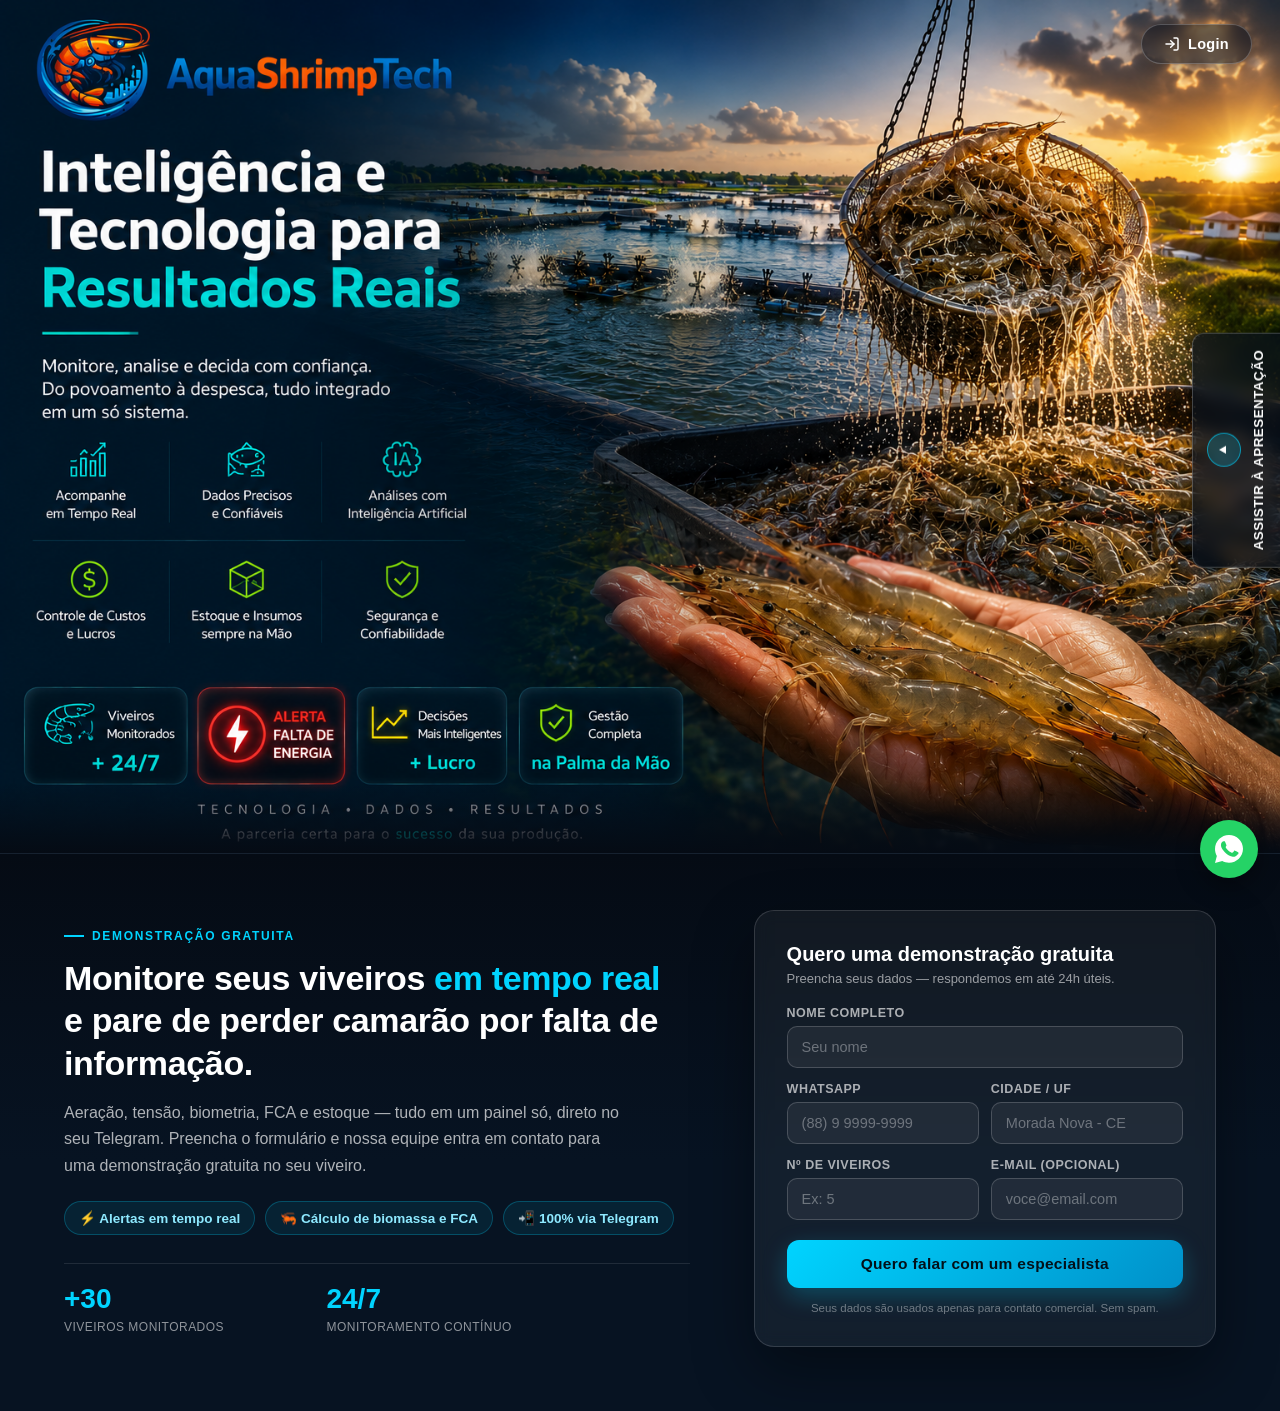
<file: index.html>
<!DOCTYPE html>
<html lang="pt-BR">
<head>
<meta charset="UTF-8">
<meta name="viewport" content="width=device-width, initial-scale=1.0">
<title>AquaShrimpTech — Inteligência e Tecnologia para Resultados Reais</title>
<style>
 
  /* ============================================================
     ⚙️  CONFIGURAÇÃO — edite só estas linhas
     ============================================================ */
  :root{
    --video-src: "https://raw.githubusercontent.com/aquashrimptech-arch/aquashrimptech-dashboard/main/apresentacao.mp4";
    --whatsapp-numero: "5585989998910"; /* ← troque pelo seu WhatsApp com DDI+DDD, só números */
  }
 
  *{box-sizing:border-box; margin:0; padding:0;}
  html,body{height:100%;}
  body{
    font-family:-apple-system,BlinkMacSystemFont,"Segoe UI",Roboto,Arial,sans-serif;
    background:#050b14;
    color:#fff;
    overflow-x:hidden;
  }
 
  /* ===== IMAGEM COMPLETA — sem cortes, sempre inteira ===== */
  .splash{
    position:relative;
    width:100%;
    line-height:0;
  }
  .splash picture{display:block;}
  .splash img{
    display:block;
    width:100%;
    height:auto;
  }
  /* transição suave da capa para a seção seguinte, evitando corte seco */
  .splash::after{
    content:'';
    display:block;
    height:70px;
    margin-top:-70px;
    position:relative;
    z-index:1;
    background:linear-gradient(180deg, rgba(5,11,20,0) 0%, #050b14 100%);
  }
 
  .center-overlay{
    position:fixed;
    top:0; left:0; right:0; bottom:0;
    z-index:5;
    pointer-events:none;
    background:radial-gradient(ellipse at center, rgba(0,0,0,.32) 0%, rgba(0,0,0,0) 42%);
  }
 
  /* ===== BOTÃO DE LOGIN ===== */
  .login-btn{
    position:fixed;
    top:24px;
    right:28px;
    z-index:40;
    display:inline-flex;
    align-items:center;
    gap:8px;
    background:rgba(8,16,28,.55);
    backdrop-filter:blur(8px);
    border:1px solid rgba(255,255,255,.22);
    color:#fff;
    font-size:14.5px;
    font-weight:700;
    letter-spacing:.02em;
    padding:11px 22px;
    border-radius:999px;
    text-decoration:none;
    box-shadow:0 4px 18px rgba(0,0,0,.3);
    transition:background .18s, border-color .18s, transform .12s;
  }
  .login-btn:hover{
    background:rgba(0,212,255,.16);
    border-color:rgba(0,212,255,.55);
    transform:translateY(-1px);
  }
  .login-btn svg{width:16px;height:16px;flex-shrink:0;}
 
  /* ===== BOTÃO LATERAL — "Assistir à apresentação" ===== */
  .watch-tab{
    position:fixed;
    top:50%;
    right:0;
    transform:translateY(-50%);
    z-index:10;
    display:flex;
    align-items:center;
    gap:10px;
    background:rgba(8,16,28,.7);
    backdrop-filter:blur(8px);
    border:1px solid rgba(255,255,255,.22);
    border-right:none;
    color:#fff;
    font-size:13.5px;
    font-weight:700;
    letter-spacing:.03em;
    padding:16px 14px;
    border-radius:12px 0 0 12px;
    cursor:pointer;
    box-shadow:-4px 4px 18px rgba(0,0,0,.3);
    transition:background .18s, border-color .18s, padding-right .18s;
  }
  .watch-tab:hover{
    background:rgba(0,212,255,.18);
    border-color:rgba(0,212,255,.55);
    padding-right:20px;
  }
  .watch-tab .play-circle{
    width:34px;
    height:34px;
    border-radius:50%;
    background:rgba(0,212,255,.18);
    border:1.5px solid rgba(0,212,255,.6);
    display:flex;
    align-items:center;
    justify-content:center;
    flex-shrink:0;
    animation:pulse 2.4s ease-out infinite;
  }
  .watch-tab .play-circle svg{width:12px;height:12px;fill:#00d4ff;margin-left:1px;}
  .watch-tab span{
    writing-mode:vertical-rl;
    text-orientation:mixed;
    transform:rotate(180deg);
    text-transform:uppercase;
  }
  @keyframes pulse{
    0%   { box-shadow:0 0 0 0 rgba(0,212,255,.45); }
    70%  { box-shadow:0 0 0 12px rgba(0,212,255,0); }
    100% { box-shadow:0 0 0 0 rgba(0,212,255,0); }
  }
 
  @media(max-width:640px){
    .watch-tab{padding:12px 10px;}
    .watch-tab .play-circle{width:28px;height:28px;}
    .watch-tab span{font-size:11.5px;}
  }
 
  /* ===== PLAYER DE VÍDEO ===== */
  .video-modal{
    display:none;
    position:fixed;
    inset:0;
    z-index:100;
    background:rgba(2,6,12,.86);
    backdrop-filter:blur(6px);
    align-items:center;
    justify-content:center;
    padding:24px;
    animation:fadeIn .2s ease-out;
  }
  .video-modal.open{display:flex;}
  @keyframes fadeIn{from{opacity:0;} to{opacity:1;}}
 
  .video-box{
    position:relative;
    width:100%;
    max-width:960px;
    background:#000;
    border-radius:16px;
    overflow:hidden;
    box-shadow:0 20px 70px rgba(0,0,0,.6);
    border:1px solid rgba(255,255,255,.12);
  }
  .video-box video{
    display:block;
    width:100%;
    max-height:80vh;
    background:#000;
  }
  .video-close{
    position:absolute;
    top:-46px;
    right:0;
    background:rgba(255,255,255,.12);
    border:1px solid rgba(255,255,255,.3);
    color:#fff;
    width:36px;
    height:36px;
    border-radius:50%;
    font-size:18px;
    line-height:1;
    cursor:pointer;
    display:flex;
    align-items:center;
    justify-content:center;
    transition:background .15s;
  }
  .video-close:hover{background:rgba(255,255,255,.25);}
 
  /* ============================================================
     ★ NOVO — SEÇÃO DE CAPTAÇÃO DE LEADS (abaixo da capa)
     ============================================================ */
  .lead-section{
    position:relative;
    z-index:2;
    background:linear-gradient(180deg,#050b14 0%, #071322 55%, #071322 100%);
    padding:56px 5vw 64px;
    border-top:1px solid rgba(255,255,255,.06);
  }
  .lead-wrap{
    max-width:1400px;
    margin:0 auto;
    display:grid;
    grid-template-columns:1.15fr .85fr;
    gap:5vw;
    align-items:center;
  }
  @media(max-width:900px){
    .lead-wrap{grid-template-columns:1fr; gap:32px;}
    .lead-section{padding:40px 20px 48px;}
  }
 
  .lead-eyebrow{
    display:inline-flex; align-items:center; gap:8px;
    font-size:12px; font-weight:700; letter-spacing:.14em;
    text-transform:uppercase; color:#00d4ff;
    margin-bottom:14px;
  }
  .lead-eyebrow::before{
    content:''; width:20px; height:2px; background:#00d4ff; display:inline-block;
  }
 
  .lead-pitch h2{
    font-size:clamp(22px,3vw,34px);
    line-height:1.25;
    letter-spacing:-.01em;
    margin-bottom:16px;
    max-width:620px;
  }
  .lead-pitch h2 span{color:#00d4ff;}
  .lead-pitch p{
    color:rgba(255,255,255,.68);
    font-size:clamp(14px,1.6vw,16px);
    line-height:1.65;
    margin-bottom:22px;
    max-width:560px;
  }
 
  .badges{display:flex; flex-wrap:wrap; gap:10px; margin-bottom:28px;}
  .badge{
    display:flex; align-items:center; gap:7px;
    background:rgba(0,212,255,.08);
    border:1px solid rgba(0,212,255,.25);
    color:#8ee9ff;
    font-size:clamp(12px,1.4vw,13.5px);
    font-weight:600;
    padding:8px 14px;
    border-radius:999px;
  }
 
  .social-proof{
    display:flex; gap:8vw; flex-wrap:wrap;
    padding-top:20px;
    border-top:1px solid rgba(255,255,255,.1);
  }
  .stat{min-width:90px;}
  .stat b{display:block; font-size:clamp(22px,2.6vw,28px); font-weight:700; color:#00d4ff; line-height:1.1; margin-bottom:2px;}
  .stat span{font-size:12px; color:rgba(255,255,255,.55); text-transform:uppercase; letter-spacing:.04em;}
 
  /* card do formulário */
  .lead-card{
    background:rgba(255,255,255,.05);
    border:1px solid rgba(255,255,255,.14);
    border-radius:20px;
    padding:clamp(20px,3vw,32px);
    box-shadow:0 24px 60px rgba(0,0,0,.4);
    backdrop-filter:blur(8px);
  }
  .lead-card h3{font-size:clamp(17px,2vw,20px); margin-bottom:5px;}
  .lead-card .sub{color:rgba(255,255,255,.58); font-size:13px; margin-bottom:20px;}
 
  .field{margin-bottom:14px;}
  .field label{
    display:block; font-size:12.5px; font-weight:600;
    color:rgba(255,255,255,.65); margin-bottom:6px;
    text-transform:uppercase; letter-spacing:.04em;
  }
  .field input,.field select{
    width:100%;
    background:rgba(255,255,255,.06);
    border:1px solid rgba(255,255,255,.18);
    color:#fff;
    font-size:14.5px;
    padding:12px 14px;
    border-radius:10px;
    outline:none;
    transition:border-color .15s, background .15s;
  }
  .field input::placeholder{color:rgba(255,255,255,.35);}
  .field input:focus,.field select:focus{
    border-color:#00d4ff;
    background:rgba(0,212,255,.06);
  }
  .field-row{display:grid; grid-template-columns:1fr 1fr; gap:12px;}
  @media(max-width:480px){.field-row{grid-template-columns:1fr;}}
 
  .submit-btn{
    width:100%;
    margin-top:6px;
    background:linear-gradient(135deg,#00d4ff,#0090c9);
    color:#031018;
    font-weight:800;
    font-size:15.5px;
    letter-spacing:.02em;
    border:none;
    padding:15px;
    border-radius:12px;
    cursor:pointer;
    transition:transform .12s, box-shadow .15s;
    box-shadow:0 8px 24px rgba(0,212,255,.25);
  }
  .submit-btn:hover{transform:translateY(-1px); box-shadow:0 10px 30px rgba(0,212,255,.4);}
  .submit-btn:disabled{opacity:.6; cursor:wait; transform:none;}
 
  .form-msg{
    margin-top:14px;
    font-size:13.5px;
    padding:12px 14px;
    border-radius:10px;
    display:none;
  }
  .form-msg.ok{display:block; background:rgba(0,212,255,.1); border:1px solid rgba(0,212,255,.35); color:#8ee9ff;}
  .form-msg.err{display:block; background:rgba(255,80,80,.1); border:1px solid rgba(255,80,80,.35); color:#ff9c9c;}
 
  .privacy-note{font-size:11.5px; color:rgba(255,255,255,.4); margin-top:14px; text-align:center;}
 
  /* ===== BOTÃO FLUTUANTE WHATSAPP ===== */
  .wa-float{
    position:fixed;
    bottom:22px;
    right:22px;
    z-index:50;
    width:58px;
    height:58px;
    border-radius:50%;
    background:#25D366;
    display:flex;
    align-items:center;
    justify-content:center;
    box-shadow:0 8px 24px rgba(0,0,0,.4);
    text-decoration:none;
    transition:transform .15s;
  }
  .wa-float:hover{transform:scale(1.08);}
  .wa-float svg{width:28px;height:28px;fill:#fff;}
 
  @media(max-width:640px){
    .login-btn{padding:9px 16px;font-size:13px;top:16px;right:16px;}
    .lead-card{padding:18px;}
    .social-proof{gap:24px;}
    .field-row{gap:10px;}
  }
</style>
</head>
<body>
 
  <a href="login.html" class="login-btn">
    <svg viewBox="0 0 24 24" fill="none" stroke="currentColor" stroke-width="2.2" stroke-linecap="round" stroke-linejoin="round">
      <path d="M15 3h4a2 2 0 0 1 2 2v14a2 2 0 0 1-2 2h-4"/>
      <polyline points="10 17 15 12 10 7"/>
      <line x1="15" y1="12" x2="3" y2="12"/>
    </svg>
    Login
  </a>
 
  <div class="center-overlay"></div>
 
  <div class="splash">
    <picture>
      <source media="(max-width: 640px)" srcset="assets/capa-aquashrimptech-mobile.png">
      <img src="assets/capa-aquashrimptech.png" alt="AquaShrimpTech — Inteligência e Tecnologia para Resultados Reais">
    </picture>
  </div>
 
  <div class="watch-tab" id="playBtn" role="button" tabindex="0" aria-label="Assistir apresentação">
    <span class="play-circle">
      <svg viewBox="0 0 24 24"><polygon points="6,4 20,12 6,20" fill="currentColor"/></svg>
    </span>
    <span>Assistir à apresentação</span>
  </div>
 
  <div class="video-modal" id="videoModal">
    <div class="video-box">
      <button class="video-close" id="closeBtn" aria-label="Fechar vídeo">✕</button>
      <video id="player" controls playsinline>
        <source id="playerSource" src="" type="video/mp4">
        Seu navegador não suporta vídeo HTML5.
      </video>
    </div>
  </div>
 
  <!-- ============================================================
       ★ NOVO — SEÇÃO DE CAPTAÇÃO DE LEADS
       ============================================================ -->
  <section class="lead-section" id="cadastro">
    <div class="lead-wrap">
 
      <div class="lead-pitch">
        <div class="lead-eyebrow">Demonstração gratuita</div>
        <h2>Monitore seus viveiros <span>em tempo real</span> e pare de perder camarão por falta de informação.</h2>
        <p>
          Aeração, tensão, biometria, FCA e estoque — tudo em um painel só,
          direto no seu Telegram. Preencha o formulário e nossa equipe entra
          em contato para uma demonstração gratuita no seu viveiro.
        </p>
 
        <div class="badges">
          <span class="badge">⚡ Alertas em tempo real</span>
          <span class="badge">🦐 Cálculo de biomassa e FCA</span>
          <span class="badge">📲 100% via Telegram</span>
        </div>
 
        <div class="social-proof">
          <div class="stat"><b>+30</b><span>viveiros monitorados</span></div>
          <div class="stat"><b>24/7</b><span>monitoramento contínuo</span></div>
        </div>
      </div>
 
      <div class="lead-card">
        <h3>Quero uma demonstração gratuita</h3>
        <p class="sub">Preencha seus dados — respondemos em até 24h úteis.</p>
 
        <form id="leadForm">
          <div class="field">
            <label for="nome">Nome completo</label>
            <input type="text" id="nome" name="nome" placeholder="Seu nome" required>
          </div>
 
          <div class="field-row">
            <div class="field">
              <label for="whatsapp">WhatsApp</label>
              <input type="tel" id="whatsapp" name="whatsapp" placeholder="(88) 9 9999-9999" required>
            </div>
            <div class="field">
              <label for="cidade">Cidade / UF</label>
              <input type="text" id="cidade" name="cidade" placeholder="Morada Nova - CE" required>
            </div>
          </div>
 
          <div class="field-row">
            <div class="field">
              <label for="viveiros">Nº de viveiros</label>
              <input type="number" id="viveiros" name="viveiros" placeholder="Ex: 5" min="1">
            </div>
            <div class="field">
              <label for="email">E-mail (opcional)</label>
              <input type="email" id="email" name="email" placeholder="voce@email.com">
            </div>
          </div>
 
          <button type="submit" class="submit-btn" id="submitBtn">Quero falar com um especialista</button>
          <div class="form-msg" id="formMsg"></div>
          <p class="privacy-note">Seus dados são usados apenas para contato comercial. Sem spam.</p>
        </form>
      </div>
 
    </div>
  </section>
 
  <!-- Botão flutuante do WhatsApp -->
  <a class="wa-float" id="waFloat" href="#" target="_blank" aria-label="Falar no WhatsApp">
    <svg viewBox="0 0 32 32"><path d="M16 0C7.2 0 0 7.2 0 16c0 2.8.7 5.5 2.1 7.9L0 32l8.3-2.2c2.3 1.3 4.9 1.9 7.7 1.9 8.8 0 16-7.2 16-16S24.8 0 16 0zm9.3 22.6c-.4 1.1-2.2 2.1-3 2.2-.8.1-1.8.2-2.9-.2-.7-.2-1.6-.5-2.7-1-4.7-2-7.8-6.8-8-7.1-.2-.3-1.9-2.5-1.9-4.8s1.2-3.4 1.6-3.9c.4-.4 1-.6 1.3-.6h.9c.3 0 .7 0 1 .8.4 1 1.3 3.2 1.4 3.5.1.3.2.6 0 .9-.2.3-.3.5-.5.8-.3.3-.5.6-.2 1.1.3.5 1.3 2.1 2.8 3.4 1.9 1.7 3.5 2.2 4 2.5.5.2.8.2 1.1-.1.3-.3 1.2-1.4 1.6-1.9.4-.5.7-.4 1.1-.2.4.1 2.6 1.2 3 1.5.4.2.7.3.8.5.2.3.2 1.1-.2 2.1z"/></svg>
  </a>
 
<script>
  // ============================================================
  // ★ NOVO — URL do Google Apps Script que grava na aba "LEADS" da planilha.
  //   Publique o Code.gs como Web App (Executar como: eu / Acesso: qualquer
  //   pessoa) e cole a URL /exec aqui.
  // ============================================================
  const LEAD_SCRIPT_URL = "https://script.google.com/macros/s/AKfycbyS13R2URKjBhRBI4vCsiYExg3RwiQcbusdVqM9brvwP-uaz0TRIU2xWbu0JaQI6lVPNw/exec";
 
  const playBtn     = document.getElementById('playBtn');
  const videoModal  = document.getElementById('videoModal');
  const closeBtn    = document.getElementById('closeBtn');
  const player      = document.getElementById('player');
  const playerSource= document.getElementById('playerSource');
 
  const videoSrc = getComputedStyle(document.documentElement)
    .getPropertyValue('--video-src')
    .trim()
    .replace(/^"|"$/g, '');
 
  const VELOCIDADE_PADRAO = 1.2;
 
  function abrirVideo(){
    playerSource.src = videoSrc;
    player.load();
    player.defaultPlaybackRate = VELOCIDADE_PADRAO;
    player.playbackRate = VELOCIDADE_PADRAO;
    videoModal.classList.add('open');
    player.play().catch(()=>{});
  }
  function fecharVideo(){
    player.pause();
    player.currentTime = 0;
    videoModal.classList.remove('open');
  }
  playBtn.addEventListener('click', abrirVideo);
  playBtn.addEventListener('keydown', function(e){
    if(e.key === 'Enter' || e.key === ' '){ e.preventDefault(); abrirVideo(); }
  });
  closeBtn.addEventListener('click', fecharVideo);
  player.addEventListener('loadedmetadata', function(){ player.playbackRate = VELOCIDADE_PADRAO; });
  videoModal.addEventListener('click', function(e){ if(e.target === videoModal) fecharVideo(); });
  document.addEventListener('keydown', function(e){ if(e.key === 'Escape') fecharVideo(); });
 
  // ============================================================
  // ★ NOVO — botão flutuante do WhatsApp (monta o link com o numero configurado)
  // ============================================================
  const waNumero = getComputedStyle(document.documentElement)
    .getPropertyValue('--whatsapp-numero').trim().replace(/^"|"$/g,'');
  document.getElementById('waFloat').href =
    "https://wa.me/" + waNumero + "?text=" + encodeURIComponent("Ola! Vi o site da AquaShrimpTech e quero saber mais.");
 
  // ============================================================
  // ★ NOVO — envio do formulário de leads para o Google Apps Script
  //   (grava na aba "LEADS" da planilha)
  // ============================================================
  const leadForm  = document.getElementById('leadForm');
  const submitBtn = document.getElementById('submitBtn');
  const formMsg   = document.getElementById('formMsg');
 
  leadForm.addEventListener('submit', function(e){
    e.preventDefault();
 
    if(LEAD_SCRIPT_URL.indexOf('COLE_AQUI') >= 0){
      formMsg.className = 'form-msg err';
      formMsg.textContent = 'Configuracao pendente: defina LEAD_SCRIPT_URL no topo do arquivo.';
      return;
    }
 
    const dados = {
      tipo: 'lead',
      nome: document.getElementById('nome').value.trim(),
      whatsapp: document.getElementById('whatsapp').value.trim(),
      cidade: document.getElementById('cidade').value.trim(),
      viveiros: document.getElementById('viveiros').value.trim(),
      email: document.getElementById('email').value.trim(),
      origem: 'Landing Page',
      pagina_url: window.location.href
    };
 
    submitBtn.disabled = true;
    submitBtn.textContent = 'Enviando...';
    formMsg.className = 'form-msg';
    formMsg.textContent = '';
 
    // Apps Script Web Apps nao retornam cabecalhos CORS por padrao.
    // Usamos mode:'no-cors' e tratamos como sucesso otimista — a gravacao
    // acontece no servidor independente de conseguirmos ler a resposta aqui.
    fetch(LEAD_SCRIPT_URL, {
      method: 'POST',
      mode: 'no-cors',
      headers: {'Content-Type':'application/x-www-form-urlencoded'},
      body: new URLSearchParams(dados)
    })
    .then(function(){
      formMsg.className = 'form-msg ok';
      formMsg.textContent = '✅ Recebido! Nossa equipe vai entrar em contato pelo WhatsApp em breve.';
      leadForm.reset();
    })
    .catch(function(){
      formMsg.className = 'form-msg err';
      formMsg.textContent = '⚠️ Nao foi possivel enviar agora. Tente novamente ou fale pelo WhatsApp.';
    })
    .finally(function(){
      submitBtn.disabled = false;
      submitBtn.textContent = 'Quero falar com um especialista';
    });
  });
</script>
 
</body>
</html>
</file>
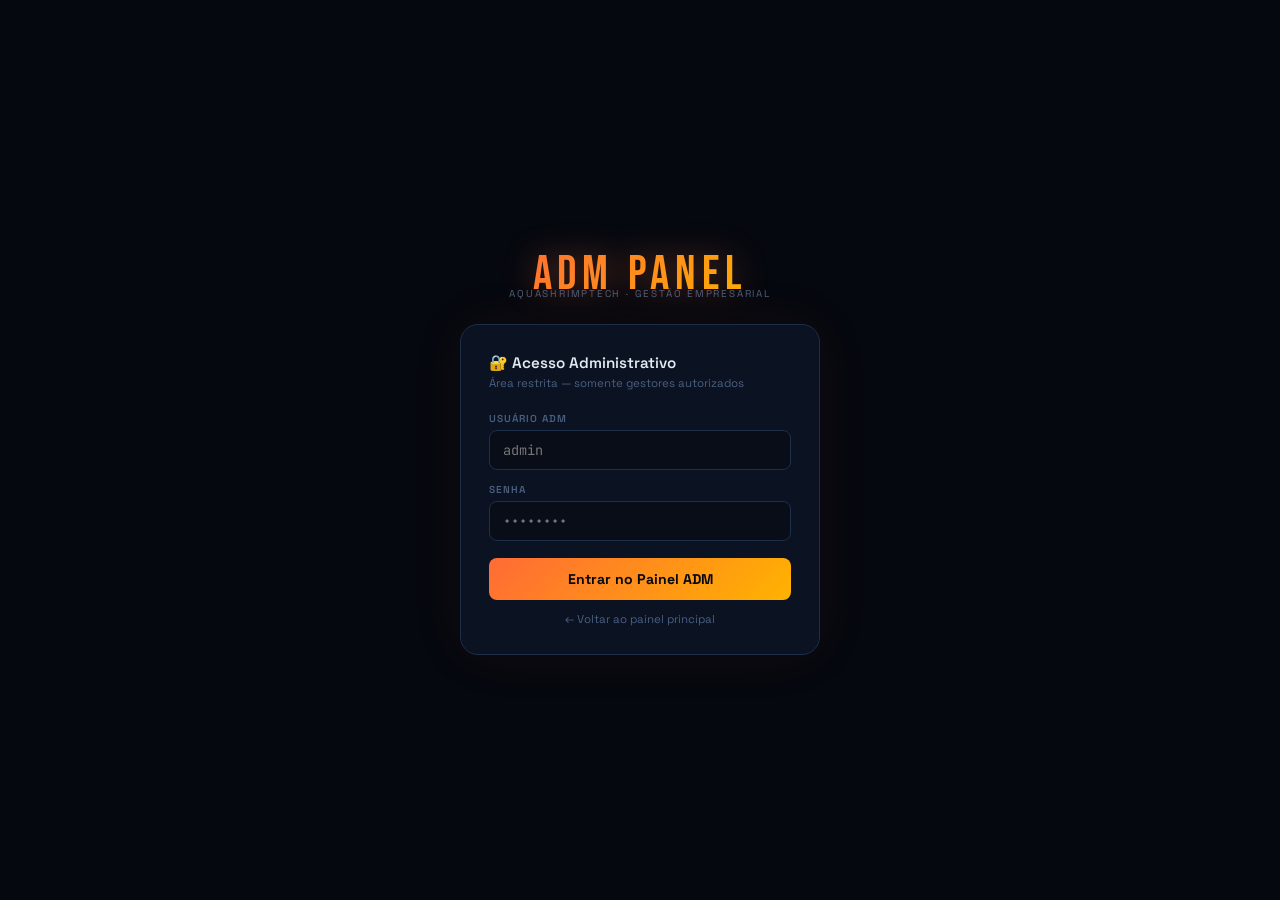
<file: estoque-geral.html>
<!DOCTYPE html>
<html lang="pt-BR">
<head>
<meta charset="UTF-8">
<meta name="viewport" content="width=device-width,initial-scale=1">
<title>AquaShrimpTech — Estoque Geral</title>
<link href="https://fonts.googleapis.com/css2?family=Space+Grotesk:wght@400;500;600;700&family=JetBrains+Mono:wght@400;500;700&family=Bebas+Neue&display=swap" rel="stylesheet">
<link rel="stylesheet" href="adm-shared.css">
<style>
.est-grid{display:grid;grid-template-columns:repeat(auto-fill,minmax(230px,1fr));gap:12px;margin-bottom:22px}
.est-card{background:var(--card);border:1.5px solid var(--border);border-radius:14px;padding:16px;transition:border-color .2s}
.est-card.critico{border-color:rgba(255,64,96,.45)}.est-card.baixo{border-color:rgba(255,179,0,.45)}
.est-nome{font-size:.84rem;font-weight:700;margin-bottom:6px}
.est-row{display:flex;justify-content:space-between;font-size:.7rem;color:var(--text3);margin-top:5px}
.est-row span:last-child{color:var(--text);font-family:'JetBrains Mono',monospace}
.est-bar-wrap{margin-top:10px;background:rgba(30,48,80,.5);border-radius:4px;height:4px}
.est-bar{height:100%;border-radius:4px}
.est-actions{display:flex;gap:5px;margin-top:11px;flex-wrap:wrap}
.empty-state{text-align:center;padding:40px 20px;color:var(--text3);font-size:.8rem}
.empty-state .ic{font-size:2rem;margin-bottom:10px;display:block}
</style>
</head>
<body>

<div id="app">
  <div class="pg act" id="pg-estoque">
    <div style="display:flex;align-items:center;justify-content:space-between;margin-bottom:18px;flex-wrap:wrap;gap:10px">
      <div>
        <div style="font-size:1.05rem;font-weight:700">🏭 Estoque Geral</div>
        <div style="font-size:.7rem;color:var(--text3)">Peças e hardware da empresa (ESP32, sensores, carcaças...) — diferente do estoque de ração dos viveiros</div>
      </div>
      <button class="btn bor" onclick="abrirModalNovoItem()">+ Novo Item</button>
    </div>

    <div class="kr" id="kpi-estoque">
      <div class="kpi"><div class="kpi-ic">⏳</div><div class="kpi-lb">Carregando</div><div class="kpi-vl ca">...</div></div>
    </div>

    <div id="estoque-lista">
      <div style="text-align:center;padding:30px;color:var(--text3)"><span class="loading-spinner"></span> Carregando estoque...</div>
    </div>

    <div class="card" style="margin-top:20px">
      <div class="card-hd"><div class="card-title">📜 Histórico de Movimentações</div><button class="btn btn-xs bol" onclick="carregarHistorico()">🔄 Atualizar</button></div>
      <div class="tw"><table>
        <thead><tr><th>Data</th><th>Produto</th><th>Tipo</th><th style="text-align:right">Qtd</th><th style="text-align:right">Custo Unit.</th><th>Obs</th></tr></thead>
        <tbody id="hist-tbody"><tr><td colspan="6" style="text-align:center;color:var(--text3);padding:16px">Carregando...</td></tr></tbody>
      </table></div>
    </div>
  </div>
</div>

<!-- MODAL: NOVO/EDITAR ITEM -->
<div class="ov" id="m-novo-item">
  <div class="modal" style="max-width:520px">
    <div class="modal-hd"><div class="modal-title" id="m-novo-item-title">+ Novo Item</div><button class="modal-x" onclick="AdmShell.closeM('m-novo-item')">✕</button></div>
    <div class="modal-body">
      <div class="fg"><label>Nome do Produto</label><input id="ni-produto" type="text" placeholder="Ex: ESP32-S3 Dev Module"></div>
      <div class="fr c2">
        <div class="fg"><label>Categoria</label><select id="ni-categoria"><option>Hardware</option><option>Sensor</option><option>Carcaça/Proteção</option><option>Cabos/Conectores</option><option>Ferramentas</option><option>Outros</option></select></div>
        <div class="fg"><label>Unidade</label><select id="ni-unidade"><option>un</option><option>m</option><option>kg</option><option>pacote</option><option>caixa</option></select></div>
      </div>
      <div class="fr c2">
        <div class="fg"><label>Custo Unitário (R$)</label><input id="ni-custo" type="number" placeholder="0,00" step="0.01" min="0"></div>
        <div class="fg"><label>Estoque Mínimo (0 = sem alerta)</label><input id="ni-min" type="number" placeholder="0" step="1" min="0" value="0"></div>
      </div>
      <div class="fg" id="ni-qtd-inicial-wrap"><label>Quantidade Inicial</label><input id="ni-qtd-inicial" type="number" placeholder="0" step="1" min="0" value="0"></div>
      <input type="hidden" id="ni-id">
    </div>
    <div class="modal-ft">
      <button class="btn bol" onclick="AdmShell.closeM('m-novo-item')">Cancelar</button>
      <button class="btn bac" onclick="salvarItemModal()">💾 Salvar</button>
    </div>
  </div>
</div>

<!-- MODAL: MOVIMENTAÇÃO (entrada/saída) -->
<div class="ov" id="m-mov">
  <div class="modal" style="max-width:460px">
    <div class="modal-hd"><div class="modal-title" id="m-mov-title">📥 Entrada — <span id="mov-produto-nome"></span></div><button class="modal-x" onclick="AdmShell.closeM('m-mov')">✕</button></div>
    <div class="modal-body">
      <div class="fg"><label>Quantidade</label><input id="mov-qtd" type="number" placeholder="0" step="1" min="1"></div>
      <div class="fg" id="mov-custo-wrap"><label>Custo Unitário desta entrada (R$) — opcional</label><input id="mov-custo" type="number" placeholder="Deixe vazio pra manter o custo médio atual" step="0.01" min="0"></div>
      <div class="fg"><label>Observação</label><input id="mov-obs" type="text" placeholder="Ex: Compra fornecedor X / Usado na instalação Y"></div>
      <input type="hidden" id="mov-produto-id">
      <input type="hidden" id="mov-tipo">
    </div>
    <div class="modal-ft">
      <button class="btn bol" onclick="AdmShell.closeM('m-mov')">Cancelar</button>
      <button class="btn bgr" onclick="confirmarMovimento()">✅ Registrar</button>
    </div>
  </div>
</div>

<script src="adm-shared.js"></script>
<script>
let ESTOQUE = [];
const R = n => isNaN(n)||n===null ? '—' : 'R$ ' + Number(n).toLocaleString('pt-BR',{minimumFractionDigits:2,maximumFractionDigits:2});
const Nf = n => isNaN(n)||n===null ? '—' : Number(n).toLocaleString('pt-BR');
const esc = t => String(t||'').replace(/&/g,'&amp;').replace(/</g,'&lt;').replace(/>/g,'&gt;');

AdmShell.init({
  activeKey: 'estoque2',
  pageTitle: '🏭 Estoque Geral',
  onReady: function(){ carregarEstoque(); carregarHistorico(); }
});

async function carregarEstoque(){
  const data = await AdmShell.api({ acao: 'estoque_listar' });
  if(data.status !== 'ok'){ AdmShell.toast('Erro: '+data.msg,'e'); return; }
  ESTOQUE = data.itens || [];
  document.getElementById('kpi-estoque').innerHTML = [
    {ic:'💎',lb:'Valor em Estoque',vl:R(data.valor_total),cls:'g',clv:'cg'},
    {ic:'🚨',lb:'Itens Críticos',vl:data.criticos,cls:data.criticos>0?'d':'g',clv:data.criticos>0?'cd':'cg'},
    {ic:'⚠️',lb:'Estoque Baixo',vl:data.baixos,cls:data.baixos>0?'w':'g',clv:data.baixos>0?'cw':'cg'},
    {ic:'📦',lb:'Total de Itens',vl:ESTOQUE.length,cls:'',clv:'ca'},
  ].map(k=>`<div class="kpi ${k.cls}"><div class="kpi-ic">${k.ic}</div><div class="kpi-lb">${k.lb}</div><div class="kpi-vl ${k.clv}">${k.vl}</div></div>`).join('');
  renderEstoque();
}

function renderEstoque(){
  const el = document.getElementById('estoque-lista');
  if(!ESTOQUE.length){
    el.innerHTML = `<div class="empty-state"><span class="ic">🏭</span>Nenhum item cadastrado ainda.<br>Clique em <b style="color:var(--text)">+ Novo Item</b> pra começar.</div>`;
    return;
  }
  const maxQ = Math.max(...ESTOQUE.map(i=>i.quantidade), 1);
  el.innerHTML = `<div class="est-grid">${ESTOQUE.map(i=>{
    const sl = i.situacao==='ok' ? '✅ OK' : i.situacao==='baixo' ? '⚠️ Baixo' : '🚨 Crítico';
    const sc = i.situacao==='ok' ? 'bg' : i.situacao==='baixo' ? 'bw' : 'br';
    const barCor = i.situacao==='ok' ? 'var(--accent2)' : i.situacao==='baixo' ? 'var(--warn)' : 'var(--danger)';
    const pct = Math.min(100, Math.round(i.quantidade/maxQ*100));
    return `<div class="est-card ${i.situacao}">
      <div style="display:flex;justify-content:space-between;align-items:flex-start;gap:6px">
        <div class="est-nome">${esc(i.produto)}</div>
        <span class="bdg ${sc}" style="flex-shrink:0">${sl}</span>
      </div>
      <div style="font-size:.62rem;color:var(--text3)">${esc(i.categoria)}</div>
      <div class="est-row"><span>📦 Quantidade</span><span>${Nf(i.quantidade)} ${esc(i.unidade)}</span></div>
      <div class="est-row"><span>💲 Custo Unit.</span><span>${R(i.custo_unit)}</span></div>
      <div class="est-row"><span>💰 Valor Total</span><span>${R(i.valor_total)}</span></div>
      ${i.estoque_min>0 ? `<div class="est-row"><span>⚠️ Mínimo</span><span>${Nf(i.estoque_min)} ${esc(i.unidade)}</span></div>` : ''}
      <div class="est-bar-wrap"><div class="est-bar" style="width:${pct}%;background:${barCor}"></div></div>
      <div class="est-actions">
        <button class="btn btn-xs bgr" onclick="abrirModalMov('${i.id}','${esc(i.produto)}','entrada')">📥 Entrada</button>
        <button class="btn btn-xs bwn" onclick="abrirModalMov('${i.id}','${esc(i.produto)}','saida')">📤 Saída</button>
        <button class="btn btn-xs bol" onclick="editarItem('${i.id}')">✏️</button>
        <button class="btn btn-xs bdn" onclick="excluirItem('${i.id}')">🗑️</button>
      </div>
    </div>`;
  }).join('')}</div>`;
}

async function carregarHistorico(){
  const data = await AdmShell.api({ acao: 'estoque_mov_listar', limite: 60 });
  const tb = document.getElementById('hist-tbody');
  if(data.status !== 'ok'){ tb.innerHTML = `<tr><td colspan="6" style="text-align:center;color:var(--danger);padding:16px">Erro: ${data.msg}</td></tr>`; return; }
  const movs = data.movimentos || [];
  if(!movs.length){ tb.innerHTML = `<tr><td colspan="6" style="text-align:center;color:var(--text3);padding:16px">Nenhuma movimentação ainda.</td></tr>`; return; }
  tb.innerHTML = movs.map(m=>{
    const tipoBdg = m.tipo==='entrada' ? '<span class="bdg bg">📥 Entrada</span>' : '<span class="bdg bw">📤 Saída</span>';
    return `<tr><td class="mono" style="font-size:.7rem">${m.data}</td><td>${esc(m.produto)}</td><td>${tipoBdg}</td><td class="mono" style="text-align:right">${Nf(m.qtd)}</td><td class="mono" style="text-align:right">${m.custo_unit>0?R(m.custo_unit):'—'}</td><td style="font-size:.7rem;color:var(--text3)">${esc(m.obs)}</td></tr>`;
  }).join('');
}

// ── CRUD ITEM ──
function abrirModalNovoItem(){
  document.getElementById('m-novo-item-title').textContent = '+ Novo Item';
  document.getElementById('ni-id').value = '';
  document.getElementById('ni-produto').value = '';
  document.getElementById('ni-categoria').value = 'Hardware';
  document.getElementById('ni-unidade').value = 'un';
  document.getElementById('ni-custo').value = '';
  document.getElementById('ni-min').value = '0';
  document.getElementById('ni-qtd-inicial').value = '0';
  document.getElementById('ni-qtd-inicial-wrap').style.display = 'block';
  AdmShell.openM('m-novo-item');
}
function editarItem(id){
  const i = ESTOQUE.find(x=>String(x.id)===String(id)); if(!i) return;
  document.getElementById('m-novo-item-title').textContent = '✏️ Editar Item';
  document.getElementById('ni-id').value = i.id;
  document.getElementById('ni-produto').value = i.produto;
  document.getElementById('ni-categoria').value = i.categoria;
  document.getElementById('ni-unidade').value = i.unidade;
  document.getElementById('ni-custo').value = i.custo_unit;
  document.getElementById('ni-min').value = i.estoque_min;
  document.getElementById('ni-qtd-inicial-wrap').style.display = 'none'; // quantidade só muda via movimentação depois de criado
  AdmShell.openM('m-novo-item');
}
async function salvarItemModal(){
  const produto = document.getElementById('ni-produto').value.trim();
  if(!produto){ AdmShell.toast('Informe o nome do produto','e'); return; }
  const params = {
    acao: 'estoque_item_salvar',
    id: document.getElementById('ni-id').value,
    produto,
    categoria: document.getElementById('ni-categoria').value,
    unidade: document.getElementById('ni-unidade').value,
    custo_unit: document.getElementById('ni-custo').value || 0,
    estoque_min: document.getElementById('ni-min').value || 0,
    quantidade_inicial: document.getElementById('ni-qtd-inicial').value || 0,
  };
  const data = await AdmShell.api(params);
  if(data.status==='ok'){ AdmShell.toast('✅ Salvo!','s'); AdmShell.closeM('m-novo-item'); await carregarEstoque(); await carregarHistorico(); }
  else AdmShell.toast('Erro: '+data.msg,'e');
}
async function excluirItem(id){
  if(!confirm('Remover este item do estoque? O histórico de movimentações é mantido.')) return;
  const data = await AdmShell.api({ acao:'estoque_item_deletar', id });
  if(data.status==='ok'){ AdmShell.toast('Item removido.','s'); await carregarEstoque(); }
  else AdmShell.toast('Erro: '+data.msg,'e');
}

// ── MOVIMENTAÇÃO ──
function abrirModalMov(produtoId, produtoNome, tipo){
  document.getElementById('mov-produto-id').value = produtoId;
  document.getElementById('mov-tipo').value = tipo;
  document.getElementById('mov-produto-nome').textContent = produtoNome;
  document.getElementById('m-mov-title').textContent = (tipo==='entrada' ? '📥 Entrada — ' : '📤 Saída — ') + produtoNome;
  document.getElementById('mov-qtd').value = '';
  document.getElementById('mov-custo').value = '';
  document.getElementById('mov-obs').value = '';
  document.getElementById('mov-custo-wrap').style.display = tipo==='entrada' ? 'block' : 'none';
  AdmShell.openM('m-mov');
}
async function confirmarMovimento(){
  const qtd = parseFloat(document.getElementById('mov-qtd').value) || 0;
  if(qtd<=0){ AdmShell.toast('Informe a quantidade','e'); return; }
  const params = {
    acao: 'estoque_mov_registrar',
    produto_id: document.getElementById('mov-produto-id').value,
    tipo: document.getElementById('mov-tipo').value,
    qtd,
    custo_unit: document.getElementById('mov-custo').value || 0,
    obs: document.getElementById('mov-obs').value.trim(),
  };
  const data = await AdmShell.api(params);
  if(data.status==='ok'){
    AdmShell.toast(data.ficou_negativo ? `⚠️ Registrado — estoque ficou negativo/zerado!` : '✅ Movimento registrado!', data.ficou_negativo?'e':'s');
    AdmShell.closeM('m-mov');
    await carregarEstoque(); await carregarHistorico();
  } else AdmShell.toast('Erro: '+data.msg,'e');
}
</script>
</body>
</html>
</file>
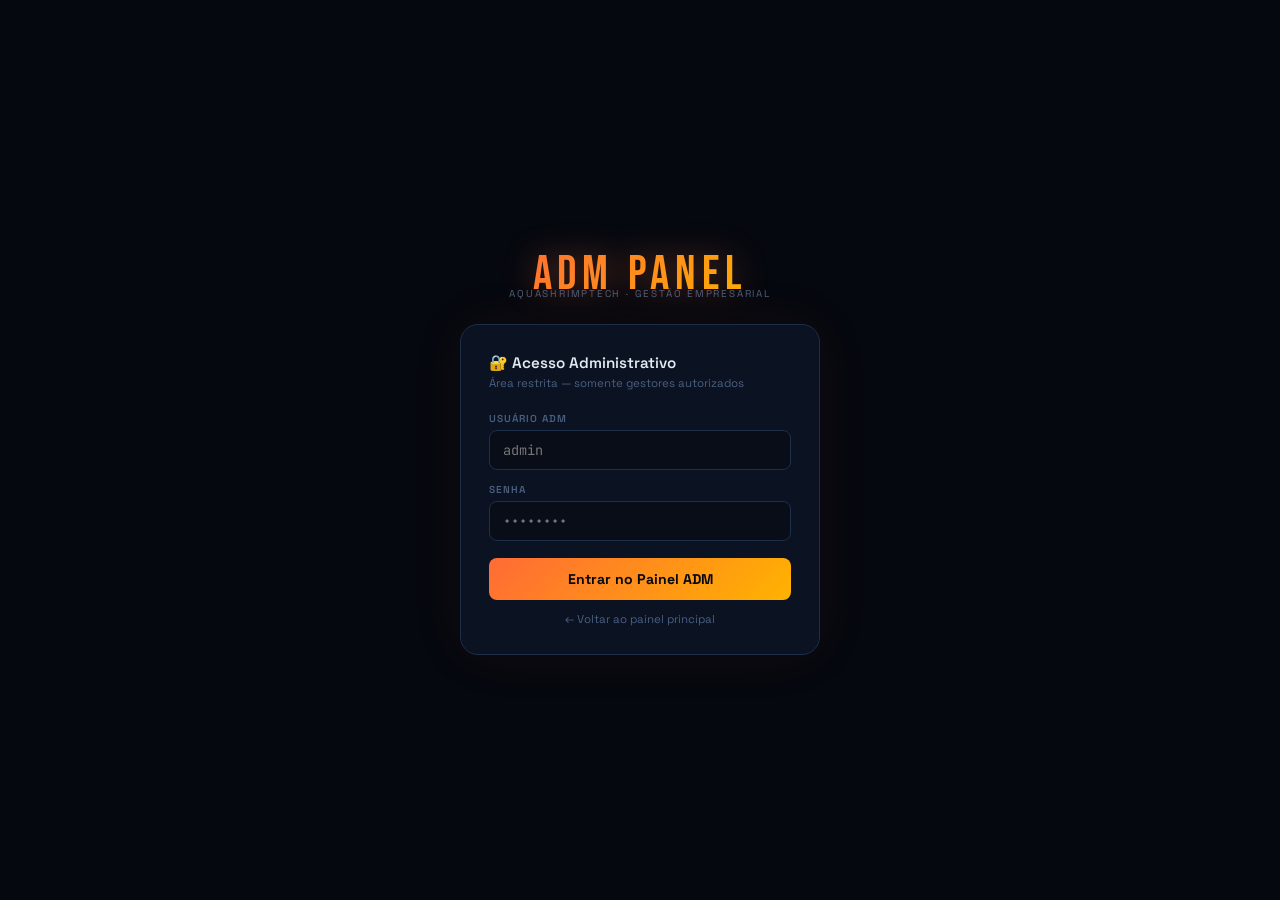
<file: funcionarios.html>
<!DOCTYPE html>
<html lang="pt-BR">
<head>
<meta charset="UTF-8">
<meta name="viewport" content="width=device-width,initial-scale=1">
<title>AquaShrimpTech — Funcionários</title>
<link href="https://fonts.googleapis.com/css2?family=Space+Grotesk:wght@400;500;600;700&family=JetBrains+Mono:wght@400;500;700&family=Bebas+Neue&display=swap" rel="stylesheet">
<link rel="stylesheet" href="adm-shared.css">
<style>
.func-grid{display:grid;grid-template-columns:repeat(auto-fill,minmax(250px,1fr));gap:12px}
.func-card{background:var(--card);border:1.5px solid var(--border);border-radius:14px;padding:16px;transition:border-color .2s}
.func-card.inativo{opacity:.55}
.func-av{width:38px;height:38px;border-radius:50%;background:linear-gradient(135deg,var(--purple),var(--accent));display:flex;align-items:center;justify-content:center;font-weight:700;font-size:.82rem;color:#05080f;margin-bottom:10px}
.func-nome{font-size:.86rem;font-weight:700}
.func-funcao{font-size:.68rem;color:var(--text3);margin-top:2px}
.func-row{display:flex;justify-content:space-between;font-size:.7rem;color:var(--text3);margin-top:8px}
.func-row span:last-child{color:var(--text);font-family:'JetBrains Mono',monospace}
.func-actions{display:flex;gap:5px;margin-top:12px;flex-wrap:wrap}
.empty-state{text-align:center;padding:40px 20px;color:var(--text3);font-size:.8rem}
.empty-state .ic{font-size:2rem;margin-bottom:10px;display:block}
</style>
</head>
<body>

<div id="app">
  <div class="pg act" id="pg-func">
    <div style="display:flex;align-items:center;justify-content:space-between;margin-bottom:18px;flex-wrap:wrap;gap:10px">
      <div>
        <div style="font-size:1.05rem;font-weight:700">👷 Funcionários</div>
        <div style="font-size:.7rem;color:var(--text3)">Cadastro da equipe e lançamento de custos de mão de obra (entra automaticamente no Financeiro)</div>
      </div>
      <button class="btn bor" onclick="abrirModalNovoFunc()">+ Novo Funcionário</button>
    </div>

    <div id="func-lista">
      <div style="text-align:center;padding:30px;color:var(--text3)"><span class="loading-spinner"></span> Carregando...</div>
    </div>
  </div>
</div>

<!-- MODAL: NOVO/EDITAR FUNCIONÁRIO -->
<div class="ov" id="m-func">
  <div class="modal" style="max-width:520px">
    <div class="modal-hd"><div class="modal-title" id="m-func-title">+ Novo Funcionário</div><button class="modal-x" onclick="AdmShell.closeM('m-func')">✕</button></div>
    <div class="modal-body">
      <div class="fr c2">
        <div class="fg"><label>Nome</label><input id="fn-nome" type="text" placeholder="Nome completo"></div>
        <div class="fg"><label>Função</label><input id="fn-funcao" type="text" placeholder="Ex: Técnico de campo"></div>
      </div>
      <div class="fr c2">
        <div class="fg"><label>Telefone</label><input id="fn-tel" type="text" placeholder="85999990000"></div>
        <div class="fg"><label>Data de Contratação</label><input id="fn-data" type="date"></div>
      </div>
      <div class="fr c2">
        <div class="fg"><label>Tipo de Pagamento</label><select id="fn-tipo"><option>Mensal</option><option>Diária</option><option>Comissão</option><option>Por instalação</option></select></div>
        <div class="fg"><label>Valor de Referência (R$)</label><input id="fn-valor" type="number" placeholder="0,00" step="0.01" min="0"></div>
      </div>
      <div class="fg"><label>Observações</label><textarea id="fn-obs" rows="2"></textarea></div>
      <input type="hidden" id="fn-id">
    </div>
    <div class="modal-ft">
      <button class="btn bol" onclick="AdmShell.closeM('m-func')">Cancelar</button>
      <button class="btn bac" onclick="salvarFuncModal()">💾 Salvar</button>
    </div>
  </div>
</div>

<!-- MODAL: LANÇAR CUSTO -->
<div class="ov" id="m-custo">
  <div class="modal" style="max-width:520px">
    <div class="modal-hd"><div class="modal-title">💰 Lançar Custo — <span id="custo-func-nome"></span></div><button class="modal-x" onclick="AdmShell.closeM('m-custo')">✕</button></div>
    <div class="modal-body">
      <div style="background:rgba(0,229,255,.05);border:1px solid rgba(0,229,255,.15);border-radius:8px;padding:10px 13px;margin-bottom:14px;font-size:.72rem;color:var(--text3)">
        Se for <b style="color:var(--accent)">mão de obra de um cliente específico</b> (ex: instalação), informe o cliente — vira COGS daquele cliente.<br>Se for <b style="color:var(--accent)">custo geral da empresa</b> (ex: salário fixo do mês), deixe o cliente em branco — vira OPEX da empresa.
      </div>
      <div class="fr c2">
        <div class="fg"><label>Valor (R$)</label><input id="cu-valor" type="number" placeholder="0,00" step="0.01" min="0"></div>
        <div class="fg"><label>Data</label><input id="cu-data" type="date"></div>
      </div>
      <div class="fg"><label>Cliente (opcional — deixe em branco pra custo geral)</label><input id="cu-cliente" type="text" placeholder="Nome do cliente, se for instalação específica" list="cu-clientes-list"><datalist id="cu-clientes-list"></datalist></div>
      <div class="fg"><label>Viveiro (se informou cliente)</label><input id="cu-viveiro" type="text" placeholder="Ex: Viveiro 03"></div>
      <div class="fg"><label>Descrição</label><input id="cu-desc" type="text" placeholder="Ex: Instalação completa, Salário mensal..."></div>
      <div class="fg" id="cu-recorrente-wrap"><label style="display:flex;align-items:center;gap:8px;cursor:pointer;text-transform:none;font-size:.76rem"><input type="checkbox" id="cu-recorrente" style="width:auto"> Custo recorrente (se repete todo mês)</label></div>
      <input type="hidden" id="cu-func-id">
    </div>
    <div class="modal-ft">
      <button class="btn bol" onclick="AdmShell.closeM('m-custo')">Cancelar</button>
      <button class="btn bgr" onclick="confirmarLancarCusto()">💾 Lançar</button>
    </div>
  </div>
</div>

<script src="adm-shared.js"></script>
<script>
let FUNCIONARIOS = [];
const R = n => isNaN(n)||n===null ? '—' : 'R$ ' + Number(n).toLocaleString('pt-BR',{minimumFractionDigits:2,maximumFractionDigits:2});
const esc = t => String(t||'').replace(/&/g,'&amp;').replace(/</g,'&lt;').replace(/>/g,'&gt;');

AdmShell.init({
  activeKey: 'funcionarios',
  pageTitle: '👷 Funcionários',
  onReady: function(){ carregarFuncionarios(); carregarClientesParaAutocomplete(); }
});

async function carregarClientesParaAutocomplete(){
  const data = await AdmShell.api({ acao:'listar' });
  if(data.status==='ok'){
    document.getElementById('cu-clientes-list').innerHTML = (data.clientes||[]).map(c=>`<option value="${esc(c.Nome)}">`).join('');
  }
}

async function carregarFuncionarios(){
  const data = await AdmShell.api({ acao: 'funcionarios_listar' });
  if(data.status !== 'ok'){ AdmShell.toast('Erro: '+data.msg,'e'); return; }
  FUNCIONARIOS = data.funcionarios || [];
  renderFuncionarios();
}

function renderFuncionarios(){
  const el = document.getElementById('func-lista');
  if(!FUNCIONARIOS.length){
    el.innerHTML = `<div class="empty-state"><span class="ic">👷</span>Nenhum funcionário cadastrado ainda.<br>Clique em <b style="color:var(--text)">+ Novo Funcionário</b> pra começar.</div>`;
    return;
  }
  el.innerHTML = `<div class="func-grid">${FUNCIONARIOS.map(f=>{
    const inativo = f.status === 'Inativo';
    return `<div class="func-card ${inativo?'inativo':''}">
      <div class="func-av">${(f.nome||'?')[0].toUpperCase()}</div>
      <div class="func-nome">${esc(f.nome)} ${inativo?'<span class="bdg br" style="font-size:.55rem">Inativo</span>':''}</div>
      <div class="func-funcao">${esc(f.funcao||'—')}</div>
      <div class="func-row"><span>📞 Telefone</span><span>${esc(f.telefone||'—')}</span></div>
      <div class="func-row"><span>💰 Valor Ref.</span><span>${R(f.valor_mensal)}</span></div>
      <div class="func-row"><span>📋 Pagamento</span><span>${esc(f.tipo_pagamento)}</span></div>
      <div class="func-row"><span>📅 Desde</span><span>${esc(f.data_contratacao)}</span></div>
      <div class="func-actions">
        ${!inativo ? `<button class="btn btn-xs bgr" onclick="abrirModalCusto('${f.id}','${esc(f.nome)}',${f.valor_mensal})">💰 Lançar Custo</button>` : ''}
        <button class="btn btn-xs bol" onclick="editarFunc('${f.id}')">✏️</button>
        ${inativo
          ? `<button class="btn btn-xs bgr" onclick="reativarFunc('${f.id}')">↩️ Reativar</button>`
          : `<button class="btn btn-xs bdn" onclick="desativarFunc('${f.id}')">🗑️ Desativar</button>`}
      </div>
    </div>`;
  }).join('')}</div>`;
}

// ── CRUD FUNCIONÁRIO ──
function abrirModalNovoFunc(){
  document.getElementById('m-func-title').textContent = '+ Novo Funcionário';
  document.getElementById('fn-id').value = '';
  document.getElementById('fn-nome').value = '';
  document.getElementById('fn-funcao').value = '';
  document.getElementById('fn-tel').value = '';
  document.getElementById('fn-data').value = new Date().toISOString().split('T')[0];
  document.getElementById('fn-tipo').value = 'Mensal';
  document.getElementById('fn-valor').value = '';
  document.getElementById('fn-obs').value = '';
  AdmShell.openM('m-func');
}
function editarFunc(id){
  const f = FUNCIONARIOS.find(x=>String(x.id)===String(id)); if(!f) return;
  document.getElementById('m-func-title').textContent = '✏️ Editar Funcionário';
  document.getElementById('fn-id').value = f.id;
  document.getElementById('fn-nome').value = f.nome;
  document.getElementById('fn-funcao').value = f.funcao;
  document.getElementById('fn-tel').value = f.telefone;
  document.getElementById('fn-tipo').value = f.tipo_pagamento;
  document.getElementById('fn-valor').value = f.valor_mensal;
  document.getElementById('fn-obs').value = f.observacoes;
  AdmShell.openM('m-func');
}
async function salvarFuncModal(){
  const nome = document.getElementById('fn-nome').value.trim();
  if(!nome){ AdmShell.toast('Informe o nome','e'); return; }
  const params = {
    acao: 'funcionarios_salvar',
    id: document.getElementById('fn-id').value,
    nome,
    funcao: document.getElementById('fn-funcao').value.trim(),
    telefone: document.getElementById('fn-tel').value.trim(),
    data_contratacao: document.getElementById('fn-data').value,
    tipo_pagamento: document.getElementById('fn-tipo').value,
    valor_mensal: document.getElementById('fn-valor').value || 0,
    observacoes: document.getElementById('fn-obs').value.trim(),
  };
  const data = await AdmShell.api(params);
  if(data.status==='ok'){ AdmShell.toast('✅ Salvo!','s'); AdmShell.closeM('m-func'); await carregarFuncionarios(); }
  else AdmShell.toast('Erro: '+data.msg,'e');
}
async function desativarFunc(id){
  if(!confirm('Desativar este funcionário? O histórico de custos lançados é mantido.')) return;
  const data = await AdmShell.api({ acao:'funcionarios_deletar', id });
  if(data.status==='ok'){ AdmShell.toast('Funcionário desativado.','s'); await carregarFuncionarios(); }
  else AdmShell.toast('Erro: '+data.msg,'e');
}
async function reativarFunc(id){
  const data = await AdmShell.api({ acao:'funcionarios_restaurar', id });
  if(data.status==='ok'){ AdmShell.toast('Funcionário reativado.','s'); await carregarFuncionarios(); }
  else AdmShell.toast('Erro: '+data.msg,'e');
}

// ── LANÇAR CUSTO ──
function abrirModalCusto(funcId, nome, valorRef){
  document.getElementById('cu-func-id').value = funcId;
  document.getElementById('custo-func-nome').textContent = nome;
  document.getElementById('cu-valor').value = valorRef || '';
  document.getElementById('cu-data').value = new Date().toISOString().split('T')[0];
  document.getElementById('cu-cliente').value = '';
  document.getElementById('cu-viveiro').value = '';
  document.getElementById('cu-desc').value = '';
  document.getElementById('cu-recorrente').checked = false;
  AdmShell.openM('m-custo');
}
async function confirmarLancarCusto(){
  const valor = parseFloat(document.getElementById('cu-valor').value) || 0;
  if(valor<=0){ AdmShell.toast('Informe o valor','e'); return; }
  const params = {
    acao: 'funcionarios_lancar_custo',
    funcionario_id: document.getElementById('cu-func-id').value,
    valor,
    data: document.getElementById('cu-data').value,
    cliente: document.getElementById('cu-cliente').value.trim(),
    viveiro: document.getElementById('cu-viveiro').value.trim(),
    descricao: document.getElementById('cu-desc').value.trim(),
    recorrente: document.getElementById('cu-recorrente').checked ? 'Sim' : 'Não',
  };
  const data = await AdmShell.api(params);
  if(data.status==='ok'){
    const destino = params.cliente ? `COGS de ${params.cliente}` : 'OPEX da empresa';
    AdmShell.toast(`✅ Custo lançado em ${destino}!`,'s');
    AdmShell.closeM('m-custo');
  } else AdmShell.toast('Erro: '+data.msg,'e');
}
</script>
</body>
</html>
</file>
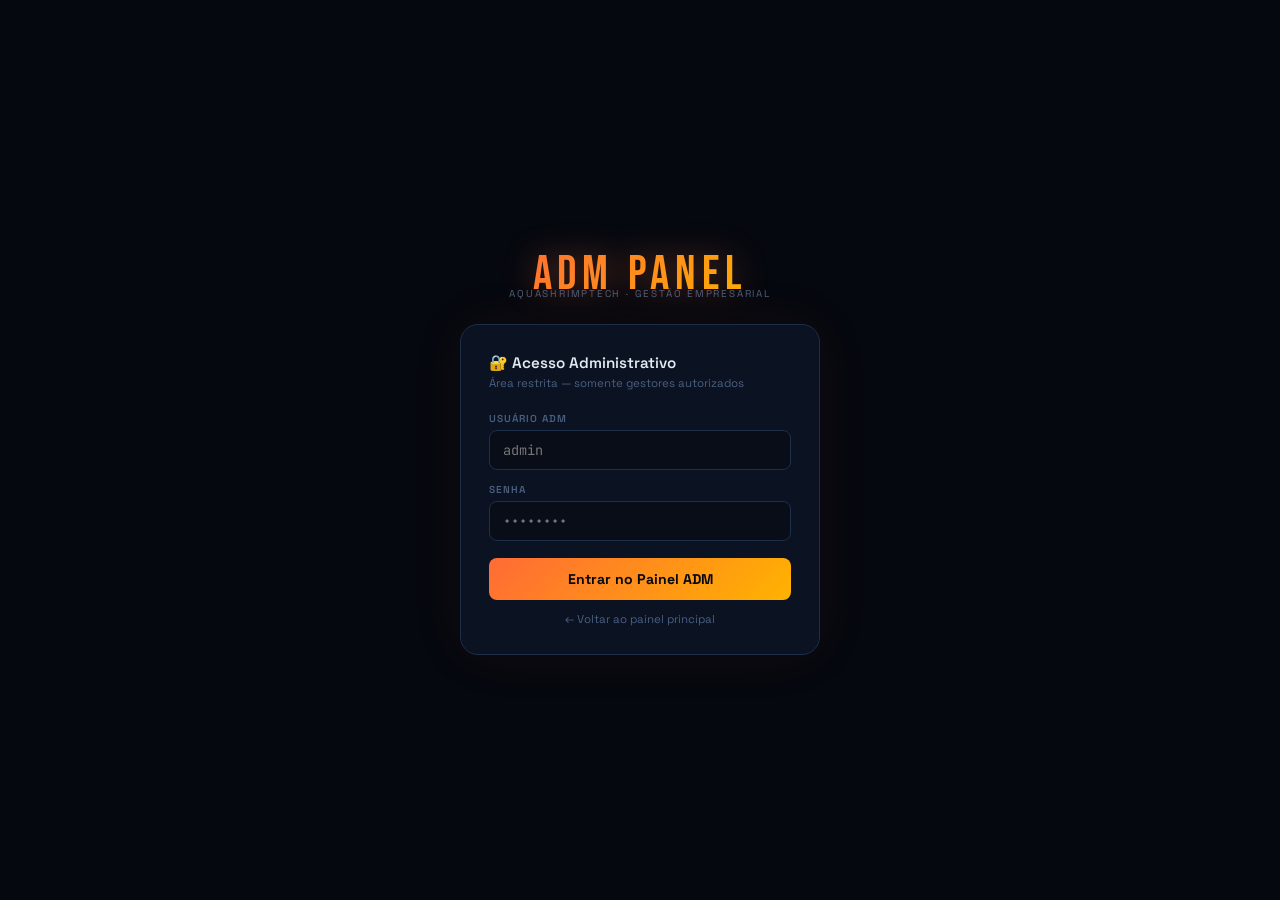
<file: kits.html>
<!DOCTYPE html>
<html lang="pt-BR">
<head>
<meta charset="UTF-8">
<meta name="viewport" content="width=device-width,initial-scale=1">
<title>AquaShrimpTech — Kits de Custo</title>
<link href="https://fonts.googleapis.com/css2?family=Space+Grotesk:wght@400;500;600;700&family=JetBrains+Mono:wght@400;500;700&family=Bebas+Neue&display=swap" rel="stylesheet">
<link rel="stylesheet" href="adm-shared.css">
<style>
/* ── estilos específicos desta página ── */
.kit-card{background:var(--card);border:1.5px solid var(--border);border-radius:14px;margin-bottom:14px;overflow:hidden;transition:border-color .2s}
.kit-card:hover{border-color:var(--border2)}
.kit-hd{display:flex;align-items:center;justify-content:space-between;padding:16px 18px;flex-wrap:wrap;gap:10px}
.kit-nome{font-size:.92rem;font-weight:700;display:flex;align-items:center;gap:8px}
.kit-desc{font-size:.7rem;color:var(--text3);margin-top:3px}
.kit-meta{display:flex;align-items:center;gap:10px;flex-wrap:wrap}
.kit-total{font-family:'JetBrains Mono',monospace;font-size:1rem;font-weight:700;color:var(--accent2)}
.kit-toggle{background:transparent;border:1px solid var(--border2);color:var(--text2);border-radius:8px;padding:5px 11px;font-size:.68rem;cursor:pointer;transition:all .2s;font-family:'Space Grotesk',sans-serif}
.kit-toggle:hover{border-color:var(--accent);color:var(--accent)}
.kit-itens{display:none;border-top:1px solid var(--border)}
.kit-itens.open{display:block}
.kit-actions{display:flex;gap:6px;padding:12px 18px;border-top:1px solid var(--border);flex-wrap:wrap}
.empty-state{text-align:center;padding:40px 20px;color:var(--text3);font-size:.8rem}
.empty-state .ic{font-size:2rem;margin-bottom:10px;display:block}
</style>
</head>
<body>

<div id="app">
  <div class="pg act" id="pg-kits">
    <div style="display:flex;align-items:center;justify-content:space-between;margin-bottom:18px;flex-wrap:wrap;gap:10px">
      <div>
        <div style="font-size:1.05rem;font-weight:700">📦 Kits de Custo</div>
        <div style="font-size:.7rem;color:var(--text3)">Cadastre os itens de uma instalação uma vez — depois aplique em qualquer cliente com 1 clique</div>
      </div>
      <button class="btn bor" onclick="abrirModalNovoKit()">+ Novo Kit</button>
    </div>

    <div id="kits-lista">
      <div style="text-align:center;padding:30px;color:var(--text3)"><span class="loading-spinner"></span> Carregando kits...</div>
    </div>
  </div>
</div>

<!-- MODAL: NOVO/EDITAR KIT -->
<div class="ov" id="m-kit">
  <div class="modal" style="max-width:480px">
    <div class="modal-hd"><div class="modal-title" id="m-kit-title">+ Novo Kit</div><button class="modal-x" onclick="AdmShell.closeM('m-kit')">✕</button></div>
    <div class="modal-body">
      <div class="fg"><label>Nome do Kit</label><input id="kit-nome" type="text" placeholder="Ex: Kit Instalação Padrão (3 aeradores)"></div>
      <div class="fg"><label>Descrição (opcional)</label><textarea id="kit-desc" rows="2" placeholder="Ex: ESP32-S3 + sensores + carcaça + cabos"></textarea></div>
      <input type="hidden" id="kit-id">
    </div>
    <div class="modal-ft">
      <button class="btn bol" onclick="AdmShell.closeM('m-kit')">Cancelar</button>
      <button class="btn bac" onclick="salvarKitModal()">💾 Salvar</button>
    </div>
  </div>
</div>

<!-- MODAL: NOVO/EDITAR ITEM -->
<div class="ov" id="m-item">
  <div class="modal" style="max-width:520px">
    <div class="modal-hd"><div class="modal-title" id="m-item-title">+ Novo Item</div><button class="modal-x" onclick="AdmShell.closeM('m-item')">✕</button></div>
    <div class="modal-body">
      <div class="fg"><label>Descrição</label><input id="item-desc" type="text" placeholder="Ex: ESP32-S3 Dev Module"></div>
      <div class="fr c2">
        <div class="fg"><label>Categoria</label><select id="item-cat"><option>Hardware</option><option>Sensor</option><option>Carcaça/Proteção</option><option>Cabos/Conectores</option><option>Mão de Obra</option><option>Outros</option></select></div>
        <div class="fg"><label>Quantidade</label><input id="item-qtd" type="number" value="1" min="0" step="1" oninput="calcItemTotal()"></div>
      </div>
      <div class="fr c2">
        <div class="fg"><label>Valor Unitário (R$)</label><input id="item-valor" type="number" placeholder="0,00" step="0.01" min="0" oninput="calcItemTotal()"></div>
        <div class="fg"><label>Total do Item</label><div id="item-total-disp" style="background:var(--bg2);border:1px solid var(--border2);border-radius:8px;padding:9px 12px;font-family:'JetBrains Mono',monospace;font-size:.9rem;font-weight:700;color:var(--accent2)">R$ 0,00</div></div>
      </div>
      <div class="fg">
        <label>Vincular a um item do Estoque Geral (opcional)</label>
        <select id="item-estoque-vinculo"><option value="">Nenhum (não abate estoque)</option></select>
        <div style="font-size:.62rem;color:var(--text3);margin-top:4px">Se vincular, ao aplicar o kit em um cliente a quantidade é abatida automaticamente do Estoque Geral.</div>
      </div>
      <input type="hidden" id="item-id">
      <input type="hidden" id="item-kit-id">
    </div>
    <div class="modal-ft">
      <button class="btn bol" onclick="AdmShell.closeM('m-item')">Cancelar</button>
      <button class="btn bac" onclick="salvarItemModal()">💾 Salvar Item</button>
    </div>
  </div>
</div>

<!-- MODAL: APLICAR KIT A UM CLIENTE -->
<div class="ov" id="m-aplicar">
  <div class="modal" style="max-width:520px">
    <div class="modal-hd"><div class="modal-title">🚀 Aplicar Kit — <span id="ap-kit-nome"></span></div><button class="modal-x" onclick="AdmShell.closeM('m-aplicar')">✕</button></div>
    <div class="modal-body">
      <div style="background:rgba(0,229,255,.05);border:1px solid rgba(0,229,255,.15);border-radius:8px;padding:10px 13px;margin-bottom:14px;font-size:.72rem;color:var(--text3)">
        Isso lança <b style="color:var(--accent)">todos os itens do kit</b> de uma vez na aba COGS, já vinculados ao cliente e viveiro escolhidos.
      </div>
      <div class="fg"><label>Cliente</label><select id="ap-cliente"><option value="">Selecionar...</option></select></div>
      <div class="fg"><label>Viveiro</label><input id="ap-viveiro" type="text" placeholder="Ex: Viveiro 03"></div>
      <div class="fg"><label>Data do custo</label><input id="ap-data" type="date"></div>
      <div id="ap-preview" style="background:rgba(0,255,163,.06);border:1px solid rgba(0,255,163,.2);border-radius:8px;padding:12px 14px;margin-top:6px;font-size:.78rem;color:var(--accent2)"></div>
      <input type="hidden" id="ap-kit-id">
    </div>
    <div class="modal-ft">
      <button class="btn bol" onclick="AdmShell.closeM('m-aplicar')">Cancelar</button>
      <button class="btn bgr" onclick="confirmarAplicarKit()">🚀 Aplicar e Lançar no COGS</button>
    </div>
  </div>
</div>

<script src="adm-shared.js"></script>
<script>
let KITS = [];
let CLIENTES_CACHE = [];
let ESTOQUE_CACHE = [];
const R = n => isNaN(n)||n===null ? '—' : 'R$ ' + Number(n).toLocaleString('pt-BR',{minimumFractionDigits:2,maximumFractionDigits:2});

AdmShell.init({
  activeKey: 'kits',
  pageTitle: '📦 Kits de Custo',
  onReady: function(){ carregarKits(); carregarEstoqueCache(); }
});

async function carregarEstoqueCache(){
  const data = await AdmShell.api({ acao: 'estoque_listar' });
  if(data.status==='ok') ESTOQUE_CACHE = data.itens || [];
}

async function carregarKits(){
  const data = await AdmShell.api({ acao: 'kits_listar' });
  if(data.status !== 'ok'){ AdmShell.toast('Erro ao carregar kits: '+data.msg,'e'); return; }
  KITS = data.kits || [];
  renderKits();
}

function renderKits(){
  const el = document.getElementById('kits-lista');
  if(!KITS.length){
    el.innerHTML = `<div class="empty-state"><span class="ic">📦</span>Nenhum kit cadastrado ainda.<br>Clique em <b style="color:var(--text)">+ Novo Kit</b> pra criar o primeiro.</div>`;
    return;
  }
  el.innerHTML = KITS.map(k => {
    const total = (k.itens||[]).reduce((s,i)=>s + (parseFloat(i.valor_unit)||0)*(parseFloat(i.qtd)||0), 0);
    return `
    <div class="kit-card">
      <div class="kit-hd">
        <div>
          <div class="kit-nome">🦐 ${esc(k.nome)} <span class="bdg bb">${(k.itens||[]).length} ${(k.itens||[]).length===1?'item':'itens'}</span></div>
          ${k.descricao ? `<div class="kit-desc">${esc(k.descricao)}</div>` : ''}
        </div>
        <div class="kit-meta">
          <span class="kit-total">${R(total)}</span>
          <button class="kit-toggle" onclick="toggleKit('${k.id}')">🔽 Ver itens</button>
        </div>
      </div>
      <div class="kit-itens" id="itens-${k.id}">
        <div class="tw"><table>
          <thead><tr><th>Descrição</th><th>Categoria</th><th style="text-align:right">Valor Unit.</th><th style="text-align:right">Qtd</th><th style="text-align:right">Total</th><th></th></tr></thead>
          <tbody>${(k.itens||[]).map(i => `
            <tr>
              <td>${esc(i.descricao)} ${i.estoque_produto_id ? '<span class="bdg bg" style="font-size:.56rem" title="Abate do Estoque Geral">🔗 estoque</span>' : ''}</td>
              <td><span class="bdg bo" style="font-size:.6rem">${esc(i.categoria||'—')}</span></td>
              <td class="mono" style="text-align:right">${R(i.valor_unit)}</td>
              <td class="mono" style="text-align:right">${i.qtd}</td>
              <td class="mono" style="text-align:right;font-weight:700;color:var(--accent2)">${R((parseFloat(i.valor_unit)||0)*(parseFloat(i.qtd)||0))}</td>
              <td style="white-space:nowrap">
                <button class="btn btn-xs bol" onclick="abrirModalItem('${k.id}','${i.id}')">✏️</button>
                <button class="btn btn-xs bdn" onclick="excluirItem('${i.id}')">🗑️</button>
              </td>
            </tr>`).join('') || `<tr><td colspan="6" style="text-align:center;color:var(--text3);padding:16px">Nenhum item ainda — clique em "+ Adicionar Item" abaixo.</td></tr>`}
          </tbody>
        </table></div>
      </div>
      <div class="kit-actions">
        <button class="btn btn-sm bgr" onclick="abrirModalAplicar('${k.id}')">🚀 Aplicar a um Cliente</button>
        <button class="btn btn-sm bol" onclick="abrirModalItem('${k.id}')">+ Adicionar Item</button>
        <button class="btn btn-sm bol" onclick="editarKit('${k.id}')">✏️ Editar Kit</button>
        <button class="btn btn-sm bdn" onclick="excluirKit('${k.id}')">🗑️ Excluir Kit</button>
      </div>
    </div>`;
  }).join('');
}

function toggleKit(id){ document.getElementById('itens-'+id).classList.toggle('open'); }
function esc(t){ return String(t||'').replace(/&/g,'&amp;').replace(/</g,'&lt;').replace(/>/g,'&gt;'); }

// ── CRUD KIT ──
function abrirModalNovoKit(){
  document.getElementById('m-kit-title').textContent = '+ Novo Kit';
  document.getElementById('kit-id').value = '';
  document.getElementById('kit-nome').value = '';
  document.getElementById('kit-desc').value = '';
  AdmShell.openM('m-kit');
}
function editarKit(id){
  const k = KITS.find(x=>String(x.id)===String(id)); if(!k) return;
  document.getElementById('m-kit-title').textContent = '✏️ Editar Kit';
  document.getElementById('kit-id').value = k.id;
  document.getElementById('kit-nome').value = k.nome;
  document.getElementById('kit-desc').value = k.descricao || '';
  AdmShell.openM('m-kit');
}
async function salvarKitModal(){
  const nome = document.getElementById('kit-nome').value.trim();
  if(!nome){ AdmShell.toast('Informe o nome do kit','e'); return; }
  const params = { acao:'kits_salvar', id: document.getElementById('kit-id').value, nome, descricao: document.getElementById('kit-desc').value.trim() };
  const data = await AdmShell.api(params);
  if(data.status==='ok'){ AdmShell.toast('✅ Kit salvo!','s'); AdmShell.closeM('m-kit'); await carregarKits(); }
  else AdmShell.toast('Erro: '+data.msg,'e');
}
async function excluirKit(id){
  if(!confirm('Excluir este kit? Os itens lançados em clientes anteriormente NÃO são afetados.')) return;
  const data = await AdmShell.api({ acao:'kits_deletar', id });
  if(data.status==='ok'){ AdmShell.toast('Kit excluído.','s'); await carregarKits(); }
  else AdmShell.toast('Erro: '+data.msg,'e');
}

// ── CRUD ITEM ──
function calcItemTotal(){
  const v = parseFloat(document.getElementById('item-valor').value)||0;
  const q = parseFloat(document.getElementById('item-qtd').value)||0;
  document.getElementById('item-total-disp').textContent = R(v*q);
}
function abrirModalItem(kitId, itemId){
  document.getElementById('item-kit-id').value = kitId;
  const selEst = document.getElementById('item-estoque-vinculo');
  selEst.innerHTML = '<option value="">Nenhum (não abate estoque)</option>' + ESTOQUE_CACHE.map(p=>`<option value="${p.id}">${esc(p.produto)} (${p.quantidade} ${esc(p.unidade)} em estoque)</option>`).join('');
  if(itemId){
    const k = KITS.find(x=>String(x.id)===String(kitId));
    const item = k && (k.itens||[]).find(i=>String(i.id)===String(itemId));
    document.getElementById('m-item-title').textContent = '✏️ Editar Item';
    document.getElementById('item-id').value = item.id;
    document.getElementById('item-desc').value = item.descricao;
    document.getElementById('item-cat').value = item.categoria || 'Hardware';
    document.getElementById('item-qtd').value = item.qtd;
    document.getElementById('item-valor').value = item.valor_unit;
    selEst.value = item.estoque_produto_id || '';
  } else {
    document.getElementById('m-item-title').textContent = '+ Novo Item';
    document.getElementById('item-id').value = '';
    document.getElementById('item-desc').value = '';
    document.getElementById('item-cat').value = 'Hardware';
    document.getElementById('item-qtd').value = '1';
    document.getElementById('item-valor').value = '';
    selEst.value = '';
  }
  calcItemTotal();
  AdmShell.openM('m-item');
}
async function salvarItemModal(){
  const desc = document.getElementById('item-desc').value.trim();
  if(!desc){ AdmShell.toast('Informe a descrição do item','e'); return; }
  const params = {
    acao: 'kits_item_salvar',
    id: document.getElementById('item-id').value,
    kit_id: document.getElementById('item-kit-id').value,
    descricao: desc,
    categoria: document.getElementById('item-cat').value,
    valor_unit: document.getElementById('item-valor').value || 0,
    qtd: document.getElementById('item-qtd').value || 1,
    estoque_produto_id: document.getElementById('item-estoque-vinculo').value || '',
  };
  const data = await AdmShell.api(params);
  if(data.status==='ok'){ AdmShell.toast('✅ Item salvo!','s'); AdmShell.closeM('m-item'); await carregarKits(); }
  else AdmShell.toast('Erro: '+data.msg,'e');
}
async function excluirItem(id){
  if(!confirm('Excluir este item do kit?')) return;
  const data = await AdmShell.api({ acao:'kits_item_deletar', id });
  if(data.status==='ok'){ AdmShell.toast('Item excluído.','s'); await carregarKits(); }
  else AdmShell.toast('Erro: '+data.msg,'e');
}

// ── APLICAR KIT ──
async function abrirModalAplicar(kitId){
  const k = KITS.find(x=>String(x.id)===String(kitId)); if(!k) return;
  document.getElementById('ap-kit-id').value = kitId;
  document.getElementById('ap-kit-nome').textContent = k.nome;
  document.getElementById('ap-viveiro').value = '';
  document.getElementById('ap-data').value = new Date().toISOString().split('T')[0];
  const total = (k.itens||[]).reduce((s,i)=>s + (parseFloat(i.valor_unit)||0)*(parseFloat(i.qtd)||0), 0);
  document.getElementById('ap-preview').innerHTML = `📦 ${(k.itens||[]).length} item(ns) · 💰 Total a lançar: <b>${R(total)}</b>`;

  if(!CLIENTES_CACHE.length){
    const data = await AdmShell.api({ acao:'listar' });
    if(data.status==='ok') CLIENTES_CACHE = data.clientes || [];
  }
  const sel = document.getElementById('ap-cliente');
  sel.innerHTML = '<option value="">Selecionar...</option>' + CLIENTES_CACHE.map(c=>`<option value="${esc(c.Nome)}">${esc(c.Nome)}</option>`).join('');
  AdmShell.openM('m-aplicar');
}
async function confirmarAplicarKit(){
  const kitId = document.getElementById('ap-kit-id').value;
  const cliente = document.getElementById('ap-cliente').value;
  const viveiro = document.getElementById('ap-viveiro').value.trim();
  const data_custo = document.getElementById('ap-data').value;
  if(!cliente){ AdmShell.toast('Selecione o cliente','e'); return; }
  if(!viveiro){ AdmShell.toast('Informe o viveiro','e'); return; }
  if(!confirm(`Confirma lançar todos os itens deste kit no COGS de "${cliente}" / "${viveiro}"?`)) return;
  const result = await AdmShell.api({ acao:'kits_aplicar', kit_id: kitId, cliente, viveiro, data: data_custo });
  if(result.status==='ok'){
    AdmShell.toast(`✅ ${result.itens_lancados} item(ns) lançado(s) — ${R(result.valor_total)} no COGS de ${cliente}`,'s');
    AdmShell.closeM('m-aplicar');
  } else AdmShell.toast('Erro: '+result.msg,'e');
}
</script>
</body>
</html>
</file>
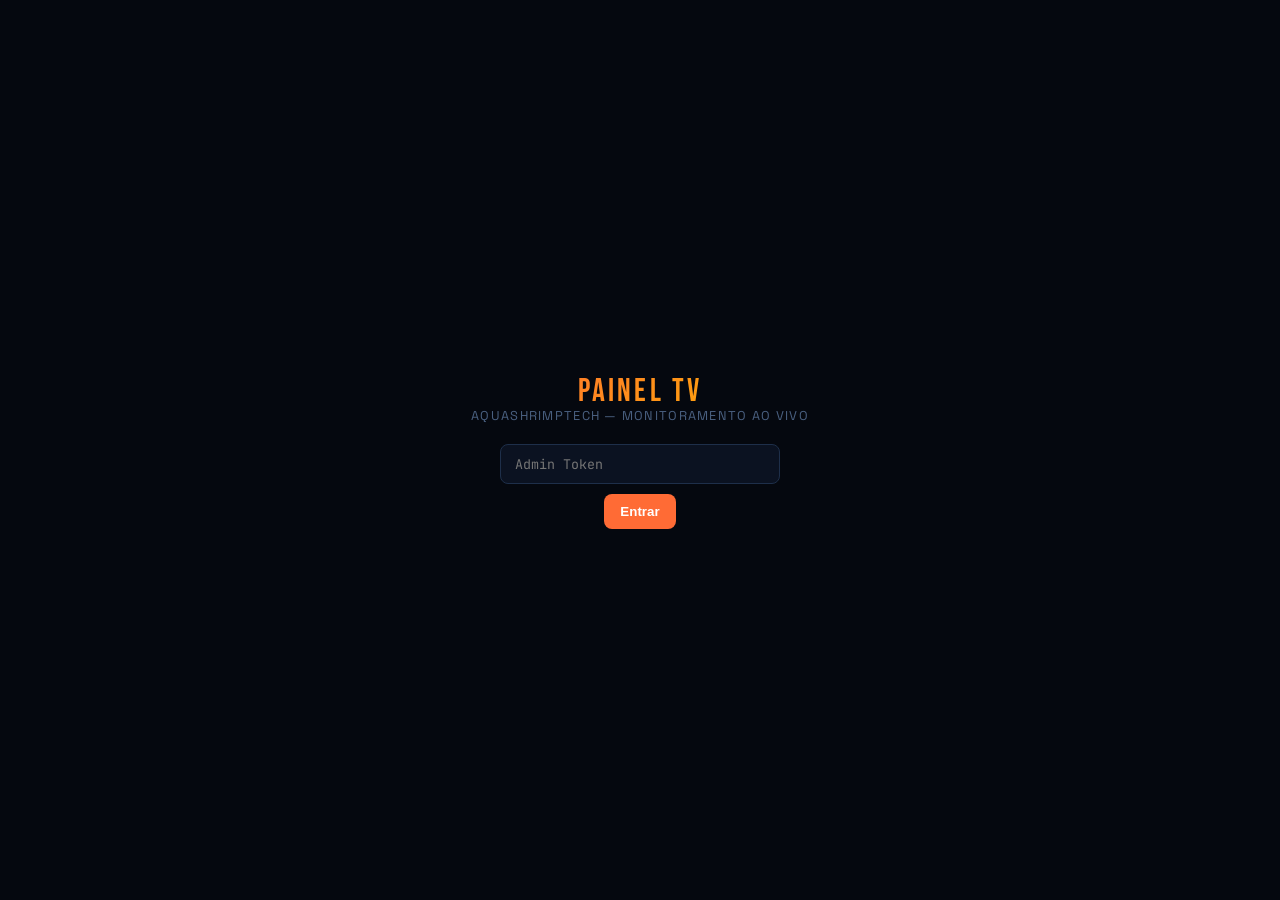
<file: paineltv.html>
<!DOCTYPE html>
<html lang="pt-BR">
<head>
<meta charset="UTF-8">
<meta name="viewport" content="width=device-width,initial-scale=1">
<title>AquaShrimpTech — Painel de Monitoramento</title>
<link href="https://fonts.googleapis.com/css2?family=Space+Grotesk:wght@400;500;600;700&family=JetBrains+Mono:wght@400;500;700&family=Bebas+Neue&display=swap" rel="stylesheet">
<style>
:root{--bg:#05080f;--card:#0b1221;--card2:#0f1929;--border:#152038;--border2:#1e2f4a;--accent:#00e5ff;--accent2:#00ffa3;--accent3:#ff6b35;--warn:#ffb300;--danger:#ff4060;--purple:#9b5de5;--text:#e2eaf5;--text2:#8ba4c0;--text3:#4a6080}
*{box-sizing:border-box;margin:0;padding:0}
body{background:var(--bg);color:var(--text);font-family:'Space Grotesk',sans-serif;min-height:100vh;overflow-x:hidden}
body::before{content:'';position:fixed;inset:0;z-index:0;background-image:linear-gradient(rgba(0,229,255,.025) 1px,transparent 1px),linear-gradient(90deg,rgba(0,229,255,.025) 1px,transparent 1px);background-size:32px 32px;pointer-events:none}
::-webkit-scrollbar{height:6px;width:6px}::-webkit-scrollbar-track{background:var(--bg)}::-webkit-scrollbar-thumb{background:var(--border2);border-radius:3px}

/* ★ NOVO — transição suave entre telas (fade) */
body{animation:fadeInBody .28s ease-out;}
@keyframes fadeInBody{from{opacity:0} to{opacity:1}}
body.fading-out{animation:fadeOutBody .22s ease-in forwards;}
@keyframes fadeOutBody{from{opacity:1} to{opacity:0}}

.topbar{display:flex;align-items:center;justify-content:space-between;padding:18px 28px;border-bottom:1px solid var(--border);position:relative;z-index:1}
.brand{font-family:'Bebas Neue',sans-serif;font-size:2rem;letter-spacing:.1em;background:linear-gradient(135deg,var(--accent3),var(--warn));-webkit-background-clip:text;-webkit-text-fill-color:transparent}
.sub{font-size:.8rem;color:var(--text3);letter-spacing:.1em;text-transform:uppercase;margin-top:-4px}
.clk{font-family:'JetBrains Mono',monospace;font-size:1.6rem;font-weight:700;color:var(--accent)}
.dt{font-size:.8rem;color:var(--text3);text-align:right}

.summary{display:grid;grid-template-columns:repeat(5,1fr);gap:14px;padding:18px 28px;position:relative;z-index:1}
.sumcard{background:var(--card);border:1px solid var(--border);border-radius:14px;padding:18px;text-align:center}
.sumcard .n{font-family:'JetBrains Mono',monospace;font-size:2.4rem;font-weight:700}
.sumcard .l{font-size:.7rem;color:var(--text3);text-transform:uppercase;letter-spacing:.1em;margin-top:4px}
.sumcard.online .n{color:var(--accent2)}
.sumcard.offline .n{color:var(--danger)}
.sumcard.fraco .n{color:var(--warn)}

.section-hd{display:flex;align-items:center;justify-content:space-between;padding:0 28px;margin-bottom:14px}
.section-title{font-family:'Bebas Neue',sans-serif;font-size:1.5rem;letter-spacing:.08em;display:flex;align-items:center;gap:10px}
.section-title .ico{font-size:1.2rem}
.section-sub{font-size:.65rem;color:var(--text3);text-transform:uppercase;letter-spacing:.12em;display:flex;align-items:center;gap:14px}
.live-dot{width:8px;height:8px;border-radius:50%;background:var(--accent2);display:inline-block;animation:livepulse 1.6s infinite}
@keyframes livepulse{0%,100%{opacity:1;box-shadow:0 0 0 0 rgba(0,255,163,.5)}50%{opacity:.55;box-shadow:0 0 0 5px rgba(0,255,163,0)}}

.grid{display:grid;grid-template-columns:repeat(auto-fill,minmax(280px,1fr));gap:16px;padding:0 28px 32px;position:relative;z-index:1}
.card{background:var(--card);border:2px solid var(--border);border-radius:16px;padding:18px;cursor:pointer;transition:transform .15s;position:relative;overflow:hidden}
.card:hover{transform:translateY(-3px)}
.card .hd{display:flex;justify-content:space-between;align-items:flex-start;margin-bottom:10px}
.card .viv{font-size:1.15rem;font-weight:700}
.card .cli{font-size:.7rem;color:var(--text3);margin-top:2px}
.card .badge{padding:4px 10px;border-radius:20px;font-size:.7rem;font-weight:700;display:flex;align-items:center;gap:5px}
.dot{width:8px;height:8px;border-radius:50%;display:inline-block}

.card.online{border-color:rgba(0,255,163,.25)}
.card.online .badge{background:rgba(0,255,163,.15);color:var(--accent2)}
.card.online .dot{background:var(--accent2)}

.card.offline{border-color:var(--danger);animation:blinkred 1.1s infinite}
.card.offline .badge{background:rgba(255,64,96,.18);color:var(--danger)}
.card.offline .dot{background:var(--danger)}
@keyframes blinkred{0%,100%{box-shadow:0 0 0 0 rgba(255,64,96,.5)}50%{box-shadow:0 0 22px 4px rgba(255,64,96,.5)}}

.card.fraco{border-color:var(--warn);animation:blinkyellow 1.6s infinite}
.card.fraco .badge{background:rgba(255,179,0,.18);color:var(--warn)}
.card.fraco .dot{background:var(--warn)}
@keyframes blinkyellow{0%,100%{box-shadow:0 0 0 0 rgba(255,179,0,.45)}50%{box-shadow:0 0 18px 3px rgba(255,179,0,.45)}}

.rssibar{height:7px;background:var(--bg);border-radius:4px;overflow:hidden;margin:10px 0 6px}
.rssifill{height:100%;border-radius:4px;transition:width .4s}
.meta{display:grid;grid-template-columns:1fr 1fr;gap:4px;font-size:.68rem;color:var(--text3);font-family:'JetBrains Mono',monospace;margin-top:8px}
.meta b{color:var(--text2)}

.pipeline-section{padding:6px 0 34px;position:relative;z-index:1}
.pipe-kpis{display:flex;gap:10px;flex-wrap:wrap}
.pipe-kpi{background:var(--card);border:1px solid var(--border);border-radius:20px;padding:4px 12px;font-size:.62rem;color:var(--text2);display:flex;align-items:center;gap:5px}
.pipe-kpi b{color:var(--text);font-family:'JetBrains Mono',monospace}
.kanban{display:grid;grid-auto-flow:column;grid-auto-columns:minmax(280px,1fr);gap:16px;overflow-x:auto;padding:0 28px 8px}
.kcol{background:var(--card2);border:1px solid var(--border);border-radius:16px;padding:14px;display:flex;flex-direction:column;gap:10px;min-height:140px}
.kcol-hd{display:flex;align-items:center;justify-content:space-between;padding-bottom:10px;border-bottom:2px solid var(--kc,var(--accent))}
.kcol-nome{font-size:.8rem;font-weight:700;color:var(--text)}
.kcol-count{font-family:'JetBrains Mono',monospace;font-size:.7rem;background:rgba(255,255,255,.06);padding:2px 9px;border-radius:20px;color:var(--text2)}
.kcard{background:var(--card);border:1px solid var(--border);border-left:3px solid var(--kc,var(--accent));border-radius:10px;padding:10px 12px}
.kcard.fresh{animation:pulseFresh 2.4s ease-in-out 2}
.kcard.late{box-shadow:inset 0 0 0 1px rgba(255,64,96,.3)}
@keyframes pulseFresh{0%{box-shadow:0 0 0 0 rgba(0,229,255,.55)}70%{box-shadow:0 0 0 12px rgba(0,229,255,0)}100%{box-shadow:0 0 0 0 rgba(0,229,255,0)}}
.kc-nome-row{display:flex;align-items:center;justify-content:space-between;gap:6px;margin-bottom:5px}
.kc-nome{font-size:.8rem;font-weight:700}
.kc-urg{font-size:.55rem;font-weight:700;color:var(--danger);background:rgba(255,64,96,.12);border:1px solid rgba(255,64,96,.3);border-radius:6px;padding:1px 5px;flex-shrink:0}
.kc-meta{font-size:.63rem;color:var(--text3);line-height:1.75;font-family:'JetBrains Mono',monospace}
.kc-meta b{color:var(--text2);font-family:'Space Grotesk',sans-serif}
.kc-meta .warn{color:var(--warn)}
.kc-check{display:flex;align-items:center;gap:7px;margin-top:7px}
.kc-check-track{flex:1;height:4px;background:var(--bg);border-radius:3px;overflow:hidden}
.kc-check-fill{height:100%;background:var(--accent2);border-radius:3px}
.kc-check-lbl{font-size:.58rem;color:var(--text3);white-space:nowrap;font-family:'JetBrains Mono',monospace}
.kc-time{display:inline-flex;align-items:center;gap:5px;margin-top:7px;font-size:.6rem;color:var(--text3);background:rgba(255,255,255,.04);padding:2px 8px;border-radius:10px}
.kc-time.late{color:var(--danger);background:rgba(255,64,96,.1)}
.kcol-empty{font-size:.7rem;color:var(--text3);text-align:center;padding:24px 0}

.leads-section{padding:6px 0 34px;position:relative;z-index:1}
.leads-grid{display:grid;grid-template-columns:repeat(auto-fill,minmax(300px,1fr));gap:16px;padding:0 28px}
.lead-card{background:var(--card);border:2px solid var(--purple);border-radius:16px;padding:16px;position:relative;overflow:hidden;animation:pulseLead 2.6s ease-in-out infinite}
@keyframes pulseLead{0%,100%{box-shadow:0 0 0 0 rgba(155,93,229,.35)}50%{box-shadow:0 0 16px 2px rgba(155,93,229,.35)}}
.lead-card .lhd{display:flex;justify-content:space-between;align-items:flex-start;margin-bottom:8px}
.lead-card .lnome{font-size:1.05rem;font-weight:700}
.lead-card .ltag{background:rgba(155,93,229,.18);color:var(--purple);font-size:.65rem;font-weight:700;padding:3px 9px;border-radius:20px;text-transform:uppercase;letter-spacing:.05em}
.lead-meta{font-size:.72rem;color:var(--text2);font-family:'JetBrains Mono',monospace;line-height:1.7;margin-bottom:12px}
.lead-meta b{color:var(--text)}
.lead-actions{display:flex;gap:8px}
.lead-btn{flex:1;text-align:center;padding:9px 10px;border-radius:9px;font-size:.72rem;font-weight:700;cursor:pointer;border:none;text-decoration:none;display:flex;align-items:center;justify-content:center;gap:5px;transition:opacity .15s}
.lead-btn:hover{opacity:.85}
.lead-btn.wa{background:#25D366;color:#fff}
.lead-btn.baixa{background:transparent;border:1px solid var(--border2);color:var(--text2)}
.lead-btn.baixa:disabled{opacity:.5;cursor:wait}
.leads-empty{padding:30px 28px;color:var(--text3);font-size:.85rem}

#login{position:fixed;inset:0;background:var(--bg);display:flex;align-items:center;justify-content:center;z-index:999}
#login input{background:var(--card);border:1px solid var(--border2);border-radius:8px;padding:10px 14px;color:var(--text);font-family:'JetBrains Mono',monospace;width:280px;margin-bottom:10px}
#login button{padding:10px 16px;background:var(--accent3);border:none;border-radius:8px;color:#fff;font-weight:700;cursor:pointer}

.empty{padding:60px;text-align:center;color:var(--text3)}
</style>
</head>
<body>

<div id="login">
  <div style="text-align:center">
    <div class="brand">PAINEL TV</div>
    <div class="sub" style="margin-bottom:20px">AquaShrimpTech — Monitoramento ao vivo</div>
    <div><input id="tokenInput" type="password" placeholder="Admin Token"></div>
    <div><button onclick="entrar()">Entrar</button></div>
  </div>
</div>

<div id="app" style="display:none">
  <div class="topbar">
    <div>
      <div class="brand">AQUASHRIMP — PAINEL</div>
      <div class="sub">Monitoramento ao vivo dos viveiros</div>
    </div>
    <div style="display:flex;align-items:center;gap:14px">
      <button class="btn" style="background:transparent;border:1px solid var(--border2);color:var(--text2);padding:8px 14px;border-radius:8px;cursor:pointer;font-size:.78rem;font-family:'Space Grotesk',sans-serif" onclick="document.documentElement.requestFullscreen()">⛶ Tela cheia</button>
      <div style="text-align:right">
        <div class="clk" id="clk">--:--:--</div>
        <div class="dt" id="dt">--</div>
      </div>
    </div>
  </div>

  <div class="summary" id="summary"></div>
  <div class="grid" id="grid"></div>

  <div class="leads-section">
    <div class="section-hd">
      <div class="section-title"><span class="ico">🟣</span>Novos Leads</div>
      <div class="section-sub"><span class="live-dot" style="background:var(--purple)"></span>&nbsp; atualiza a cada 15s</div>
    </div>
    <div class="leads-grid" id="leadsGrid"></div>
  </div>

  <div class="pipeline-section">
    <div class="section-hd">
      <div class="section-title"><span class="ico">🛠️</span>Fila de Instalação</div>
      <div class="section-sub"><span class="live-dot"></span>&nbsp;atualiza a cada 15s
        <div class="pipe-kpis" id="pipe-kpis"></div>
      </div>
    </div>
    <div class="kanban" id="kanban"></div>
  </div>
</div>

<script>
const ADM_SCRIPT_URL = "https://script.google.com/macros/s/AKfycbwj5evRjINYVQVBBUMvGlKZWWCEfAq5yvFIYkv8vVYi875DU9-fXtPg1GuIeo8jFi9p/exec";
const ADM_HTML_URL   = "adm.html";

const LEADS_SCRIPT_URL = "https://script.google.com/macros/s/AKfycbyS13R2URKjBhRBI4vCsiYExg3RwiQcbusdVqM9brvwP-uaz0TRIU2xWbu0JaQI6lVPNw/exec";
const LEADS_SECRET = "troque-por-uma-senha-aleatoria-aqui";
const MEU_WHATSAPP = "5585900000000";

// ★ NOVO — token compartilhado com o adm.html (mesma chave: ast_admin_token)
const TOKEN_KEY_PRINCIPAL = 'ast_admin_token';
const TOKEN_KEY_FALLBACK  = 'painel_tv_token';
let TOKEN = localStorage.getItem(TOKEN_KEY_PRINCIPAL) || localStorage.getItem(TOKEN_KEY_FALLBACK) || '';
let CLIENTES = [];
let PIPELINE_ANTERIOR = {};

const ETAPAS_CONFIG = [
  { match: /^lead\/negociando$/i, nome: '📋 Lead / Negociando', cor: 'var(--text3)' },
  { match: /^agendado$/i,         nome: '🗓️ Agendado',          cor: 'var(--accent)' },
  { match: /^kit separado$/i,     nome: '📦 Kit Separado',       cor: 'var(--purple)' },
  { match: /^em instalação$/i,    nome: '🔧 Em Instalação',      cor: 'var(--accent3)' },
  { match: /^instalado$/i,        nome: '✅ Instalado',          cor: 'var(--accent2)' },
  { match: /^pós-venda$/i,        nome: '🤝 Pós-venda',          cor: 'var(--accent)' },
];
const LIMITE_DIAS = {"Lead/Negociando":7,"Agendado":3,"Kit Separado":2,"Em Instalação":2,"Instalado":9999,"Pós-venda":9999};

function configEtapa(etapa){
  const f = ETAPAS_CONFIG.find(e => e.match.test(etapa||''));
  return f || { nome: etapa || 'Outros', cor: 'var(--text3)' };
}

function entrar(){
  const t = document.getElementById('tokenInput').value.trim();
  if(!t){ alert('Informe o token admin'); return; }
  TOKEN = t;
  localStorage.setItem(TOKEN_KEY_PRINCIPAL, t);
  localStorage.setItem(TOKEN_KEY_FALLBACK, t);
  document.getElementById('login').style.display='none';
  document.getElementById('app').style.display='block';
  iniciar();
}

if(TOKEN){
  document.getElementById('login').style.display='none';
  document.getElementById('app').style.display='block';
  window.addEventListener('DOMContentLoaded', iniciar);
}

async function api(params){
  params = {...params, token: TOKEN};
  const url = ADM_SCRIPT_URL + '?' + new URLSearchParams(params).toString();
  const resp = await fetch(url);
  return resp.json();
}

async function apiLeads(params){
  params = {...params, secret: LEADS_SECRET};
  const url = LEADS_SCRIPT_URL + '?' + new URLSearchParams(params).toString();
  const resp = await fetch(url);
  return resp.json();
}

function tick(){
  const n = new Date();
  document.getElementById('clk').textContent = n.toLocaleTimeString('pt-BR');
  document.getElementById('dt').textContent = n.toLocaleDateString('pt-BR',{weekday:'long', day:'2-digit', month:'long'});
}

function esc(t){ return String(t||'').replace(/&/g,'&amp;').replace(/</g,'&lt;').replace(/>/g,'&gt;'); }

function qualidade(rssi){
  if(rssi >= -60) return {label:'Excelente', cor:'var(--accent2)', estado:'online'};
  if(rssi >= -70) return {label:'Bom', cor:'var(--accent2)', estado:'online'};
  if(rssi >= -80) return {label:'Fraco', cor:'var(--warn)', estado:'fraco'};
  return {label:'Crítico', cor:'var(--danger)', estado:'fraco'};
}
function pctRssi(rssi){ return Math.round(Math.min(100, Math.max(0, 2*(rssi+100)))); }

async function carregarDados(){
  try{
    const [dashResp, statusResp, pipeResp, leadsResp] = await Promise.all([
      api({acao:'dashboard'}),
      api({acao:'esp_status_list'}),
      api({acao:'pipeline_listar'}),
      apiLeads({acao:'listar_leads'}),
    ]);
    if(dashResp.status!=='ok'){ console.error('Erro dashboard:', dashResp.msg); return; }
    CLIENTES = dashResp.clientes || [];
    const status = (statusResp.status==='ok') ? (statusResp.status_esp||[]) : [];
    renderTudo(status);
    if(pipeResp.status==='ok') renderPipeline(pipeResp.cards || []);
    else document.getElementById('kanban').innerHTML = '<div class="empty" style="padding:20px 28px">Erro ao carregar fila: '+esc(pipeResp.msg||'')+'</div>';
    if(leadsResp.status==='ok') renderLeads(leadsResp.leads || []);
  }catch(e){ console.error(e); }
}

function buscarCliente(viveiro, chatId){
  for(const c of CLIENTES){
    const nomes = String(c.ViveirosNomes||'').split('|').map(v=>v.trim());
    const mesmoChat = String(c.ChatId||'').trim() === chatId;
    if(mesmoChat && nomes.includes(viveiro)) return c;
  }
  for(const c of CLIENTES){
    const nomes = String(c.ViveirosNomes||'').split('|').map(v=>v.trim());
    if(nomes.includes(viveiro)) return c;
  }
  return null;
}

function renderTudo(statusList){
  let online=0, offline=0, fraco=0, somaRssi=0, comSinal=0;
  const grid = document.getElementById('grid');

  if(!statusList.length){
    grid.innerHTML = '<div class="empty">Nenhum heartbeat recebido ainda.</div>';
    document.getElementById('summary').innerHTML='';
    return;
  }

  const cardsHtml = statusList.map(v=>{
    const cliente = buscarCliente(v.viveiro, v.chat_id);
    const isOnline = v.online;
    const q = qualidade(v.rssi||0);
    let classe = 'online';
    if(!isOnline){ classe='offline'; offline++; }
    else if(q.estado==='fraco'){ classe='fraco'; fraco++; online++; }
    else { online++; }
    if(isOnline){ somaRssi += (v.rssi||0); comSinal++; }

    const cliId = cliente ? cliente.ID : '';
    const cliNome = cliente ? cliente.Nome : '(cliente não identificado)';
    const pct = pctRssi(v.rssi||0);

    return `<div class="card ${classe}" onclick="abrirCliente('${cliId}','${esc(v.viveiro)}')">
      <div class="hd">
        <div>
          <div class="viv">${v.viveiro}</div>
          <div class="cli">${cliNome}</div>
        </div>
        <div class="badge"><span class="dot"></span>${isOnline ? (q.estado==='fraco'?'SINAL FRACO':'ONLINE') : 'OFFLINE'}</div>
      </div>
      <div class="rssibar"><div class="rssifill" style="width:${isOnline?pct:0}%;background:${q.cor}"></div></div>
      <div class="meta">
        <div>RSSI: <b>${v.rssi||0} dBm</b></div>
        <div>Qualidade: <b style="color:${q.cor}">${isOnline?q.label:'—'}</b></div>
        <div>Heap: <b>${v.heap_kb||0} KB</b></div>
        <div>Versão: <b>v${v.versao||'?'}</b></div>
        <div>Uptime: <b>${formatarUptime(v.uptime_seg)}</b></div>
        <div>Últ. contato: <b>${v.seg_atras!=null?v.seg_atras+'s':'—'}</b></div>
      </div>
    </div>`;
  }).join('');

  grid.innerHTML = cardsHtml;

  const mediaRssi = comSinal ? Math.round(somaRssi/comSinal) : 0;
  document.getElementById('summary').innerHTML = `
    <div class="sumcard online"><div class="n">${online}</div><div class="l">Online</div></div>
    <div class="sumcard offline"><div class="n">${offline}</div><div class="l">Offline</div></div>
    <div class="sumcard fraco"><div class="n">${fraco}</div><div class="l">Sinal Fraco</div></div>
    <div class="sumcard"><div class="n" style="color:var(--accent)">${statusList.length}</div><div class="l">Total Viveiros</div></div>
    <div class="sumcard"><div class="n" style="color:var(--accent)">${mediaRssi||'—'}</div><div class="l">RSSI Médio (dBm)</div></div>
  `;
}

function normalizarWhatsapp(numero){
  let digitos = String(numero||'').replace(/\D/g,'');
  if(!digitos) return MEU_WHATSAPP;
  if(!digitos.startsWith('55')) digitos = '55' + digitos;
  return digitos;
}

function renderLeads(leads){
  const grid = document.getElementById('leadsGrid');

  if(!leads.length){
    grid.innerHTML = '<div class="leads-empty">Nenhum lead novo no momento. 🎣</div>';
    return;
  }

  grid.innerHTML = leads.map(l => {
    const numero = normalizarWhatsapp(l.whatsapp);
    const mensagem = encodeURIComponent(
      `Olá, ${l.nome || ''}! Vi que você entrou em contato com a AquaShrimpTech. ` +
      `Meu nome é Maycon, sou o responsável — posso te ajudar com o que precisar?`
    );
    const waLink = `https://wa.me/${numero}?text=${mensagem}`;

    return `<div class="lead-card" id="lead-${l.linha}">
      <div class="lhd">
        <div class="lnome">${l.nome || '(sem nome)'}</div>
        <div class="ltag">Novo</div>
      </div>
      <div class="lead-meta">
        📱 <b>${l.whatsapp || '—'}</b><br>
        📍 ${l.cidade || '—'}${l.viveiros ? ` &nbsp;•&nbsp; 🦐 <b>${l.viveiros}</b> viveiro(s)` : ''}<br>
        ${l.email ? `✉️ ${l.email}<br>` : ''}
        🕒 ${l.data || ''} &nbsp;•&nbsp; ${l.origem || 'Landing Page'}
      </div>
      <div class="lead-actions">
        <a class="lead-btn wa" href="${waLink}" target="_blank">💬 Falar no WhatsApp</a>
        <button class="lead-btn baixa" onclick="darBaixaLead(${l.linha}, this)">✔️ Dar baixa</button>
      </div>
    </div>`;
  }).join('');
}

async function darBaixaLead(linha, btn){
  btn.disabled = true;
  btn.textContent = '...';
  try{
    const resp = await apiLeads({acao:'baixa_lead', linha});
    if(resp.status === 'ok'){
      const card = document.getElementById('lead-'+linha);
      if(card) card.remove();
      const grid = document.getElementById('leadsGrid');
      if(!grid.children.length) grid.innerHTML = '<div class="leads-empty">Nenhum lead novo no momento. 🎣</div>';
    } else {
      alert('Erro ao dar baixa: ' + (resp.msg||'desconhecido'));
      btn.disabled = false; btn.textContent = '✔️ Dar baixa';
    }
  } catch(e){
    alert('Erro de conexão ao dar baixa.');
    btn.disabled = false; btn.textContent = '✔️ Dar baixa';
  }
}

function parseDataHora(iso){
  if(!iso) return null;
  const d = new Date(iso);
  return isNaN(d.getTime()) ? null : d;
}
function formatarHaQuanto(data){
  if(!data) return '';
  const diffSeg = Math.floor((Date.now() - data.getTime())/1000);
  if(diffSeg < 0) return 'agora';
  if(diffSeg < 60) return 'agora mesmo';
  if(diffSeg < 3600) return Math.floor(diffSeg/60)+'min atrás';
  if(diffSeg < 86400) return Math.floor(diffSeg/3600)+'h atrás';
  return Math.floor(diffSeg/86400)+'d atrás';
}
function checklistCount(c){
  return ['hardware','config','campo','teste'].filter(k => c['checklist_'+k]==='sim' || c['checklist_'+k]===true).length;
}
function cardAtrasado(c, dataUpd){
  if(!dataUpd) return false;
  const dias = Math.floor((Date.now()-dataUpd.getTime())/86400000);
  const limite = LIMITE_DIAS[c.etapa] ?? 9999;
  return dias > limite;
}

function renderPipeline(cards){
  const kanban = document.getElementById('kanban');
  const kpisEl = document.getElementById('pipe-kpis');

  const ativos = cards.filter(c => c.etapa !== 'Instalado');
  const totalViveiros = ativos.reduce((s,c)=>s+(parseInt(c.qtd_viveiros)||0),0);
  const atrasados = ativos.filter(c => cardAtrasado(c, parseDataHora(c.data_ultima_mudanca || c.data_criacao))).length;
  const semResp = ativos.filter(c => !c.responsavel).length;
  kpisEl.innerHTML = `
    <div class="pipe-kpi">🦐 <b>${totalViveiros}</b> viveiros na fila</div>
    <div class="pipe-kpi" style="${atrasados?'color:var(--danger)':''}">⚠️ <b style="${atrasados?'color:var(--danger)':''}">${atrasados}</b> atrasado(s)</div>
    <div class="pipe-kpi" style="${semResp?'color:var(--warn)':''}">👤 <b style="${semResp?'color:var(--warn)':''}">${semResp}</b> sem responsável</div>
  `;

  if(!cards.length){
    kanban.innerHTML = '<div class="empty" style="padding:20px 28px">Nenhum cliente na fila de instalação no momento.</div>';
    return;
  }

  const grupos = {};
  const ordemEtapas = [];
  cards.forEach(c => {
    const etapa = c.etapa || 'Outros';
    if(!grupos[etapa]){ grupos[etapa] = []; ordemEtapas.push(etapa); }
    grupos[etapa].push(c);
  });

  ordemEtapas.sort((a,b) => {
    const ia = ETAPAS_CONFIG.findIndex(e => e.match.test(a));
    const ib = ETAPAS_CONFIG.findIndex(e => e.match.test(b));
    return (ia<0?99:ia) - (ib<0?99:ib);
  });

  const novoMapaEtapas = {};

  kanban.innerHTML = ordemEtapas.map(etapa => {
    const cfg = configEtapa(etapa);
    const itens = grupos[etapa].slice().sort((a,b) => {
      const ta = parseDataHora(a.data_ultima_mudanca || a.data_criacao)?.getTime() || 0;
      const tb = parseDataHora(b.data_ultima_mudanca || b.data_criacao)?.getTime() || 0;
      return tb - ta;
    });

    const cardsHtml = itens.map(c => {
      novoMapaEtapas[c.id] = etapa;
      const mudouDeEtapa = PIPELINE_ANTERIOR[c.id] && PIPELINE_ANTERIOR[c.id] !== etapa;
      const dataUpd = parseDataHora(c.data_ultima_mudanca || c.data_criacao);
      const fresh = mudouDeEtapa || (dataUpd && (Date.now()-dataUpd.getTime()) < 90000);
      const atrasado = cardAtrasado(c, dataUpd);
      const ckCount = checklistCount(c);

      return `<div class="kcard${fresh?' fresh':''}${atrasado?' late':''}" style="--kc:${cfg.cor}">
        <div class="kc-nome-row">
          <div class="kc-nome">🦐 ${esc(c.cliente)||'—'}</div>
          ${c.prioridade==='Urgente' ? '<span class="kc-urg">URGENTE</span>' : ''}
        </div>
        <div class="kc-meta">
          🦐 <b>${c.qtd_viveiros||'?'}</b> viveiro(s)${c.localidade ? ` · 📍 <b>${esc(c.localidade)}</b>` : ''}<br>
          ${c.responsavel ? `👤 <b>${esc(c.responsavel)}</b><br>` : `<span class="warn">⚠ sem responsável</span><br>`}
          ${c.data_agendada ? `🗓️ <b>${c.data_agendada}</b><br>` : ''}
          ${c.telefone ? `📞 <b>${esc(c.telefone)}</b><br>` : ''}
          ${c.observacoes ? `📝 ${esc(c.observacoes)}` : ''}
        </div>
        <div class="kc-check">
          <div class="kc-check-track"><div class="kc-check-fill" style="width:${ckCount/4*100}%"></div></div>
          <span class="kc-check-lbl">${ckCount}/4 ✓</span>
        </div>
        <div class="kc-time${atrasado?' late':''}">${dataUpd ? formatarHaQuanto(dataUpd) : ''}${atrasado ? ' · ⚠️ atrasado' : ''}</div>
      </div>`;
    }).join('');

    return `<div class="kcol">
      <div class="kcol-hd" style="--kc:${cfg.cor}">
        <div class="kcol-nome">${cfg.nome}</div>
        <div class="kcol-count">${itens.length}</div>
      </div>
      ${cardsHtml || '<div class="kcol-empty">Vazio</div>'}
    </div>`;
  }).join('');

  PIPELINE_ANTERIOR = novoMapaEtapas;
}

function formatarUptime(seg){
  if(!seg) return '—';
  const h = Math.floor(seg/3600), m = Math.floor((seg%3600)/60);
  return h>0 ? `${h}h ${m}min` : `${m}min`;
}

// ★ NOVO — navegação com fade suave + deep-link pro log do viveiro clicado
function abrirCliente(id, viveiro){
  if(!id) return;

  const params = new URLSearchParams({
    view: 'bots',        // pede pro adm.html abrir direto a aba "Gerenciar Bots"
    cliente_id: id,
    token: TOKEN          // evita pedir login de novo no adm.html
  });
  if(viveiro) params.set('viveiro', viveiro);

  const destino = ADM_HTML_URL + '?' + params.toString();

  document.body.classList.add('fading-out');
  setTimeout(() => { window.location.href = destino; }, 220);
}

function iniciar(){
  tick(); setInterval(tick,1000);
  carregarDados();
  setInterval(carregarDados, 15000);
}
</script>
</body>
</html>
</file>
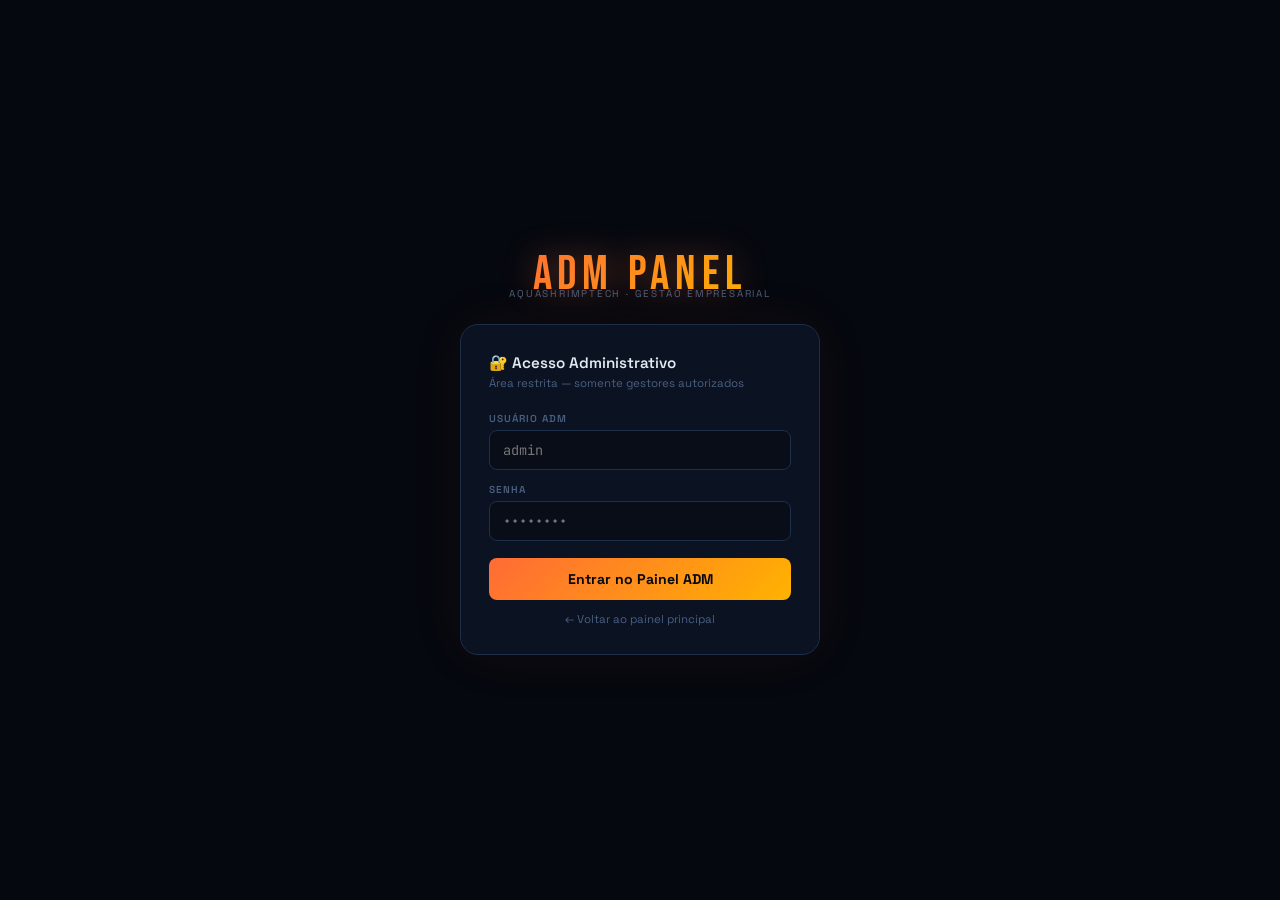
<file: pipeline.html>
<!DOCTYPE html>
<html lang="pt-BR">
<head>
<meta charset="UTF-8">
<meta name="viewport" content="width=device-width,initial-scale=1">
<title>AquaShrimpTech — Fila de Instalação</title>
<link href="https://fonts.googleapis.com/css2?family=Space+Grotesk:wght@400;500;600;700&family=JetBrains+Mono:wght@400;500;700&family=Bebas+Neue&display=swap" rel="stylesheet">
<link rel="stylesheet" href="adm-shared.css">
<style>
.kr-mini{display:grid;grid-template-columns:repeat(auto-fit,minmax(140px,1fr));gap:10px;margin-bottom:16px}
.kpi-mini{background:var(--card);border:1px solid var(--border);border-radius:12px;padding:12px 14px;position:relative;overflow:hidden}
.kpi-mini::before{content:'';position:absolute;top:0;left:0;right:0;height:2px;background:linear-gradient(90deg,var(--kc,var(--accent)),transparent)}
.kpi-mini.o{--kc:var(--accent3)}.kpi-mini.d{--kc:var(--danger)}.kpi-mini.g{--kc:var(--accent2)}
.kpi-mini-lb{font-size:.58rem;font-weight:600;color:var(--text3);text-transform:uppercase;letter-spacing:.09em;margin-bottom:4px}
.kpi-mini-vl{font-family:'JetBrains Mono',monospace;font-size:1.3rem;font-weight:700}

.filtros-bar{display:flex;gap:8px;flex-wrap:wrap;margin-bottom:14px}
.filtros-bar input,.filtros-bar select{background:var(--card);border:1px solid var(--border);border-radius:8px;padding:7px 11px;color:var(--text);font-size:.74rem;outline:none;font-family:'Space Grotesk',sans-serif}
.filtros-bar input{width:190px}

.kanban{display:flex;gap:12px;overflow-x:auto;padding-bottom:10px;align-items:flex-start}
.kan-col{background:var(--card2);border:1px solid var(--border);border-radius:14px;min-width:250px;flex:1 0 250px;max-width:300px}
.kan-col-hd{padding:11px 13px;border-bottom:1px solid var(--border);font-size:.72rem;font-weight:700;display:flex;align-items:center;justify-content:space-between}
.kan-count{background:rgba(0,229,255,.12);color:var(--accent);font-size:.62rem;font-weight:700;padding:1px 7px;border-radius:10px}
.kan-cards{padding:10px;display:flex;flex-direction:column;gap:8px;min-height:60px;max-height:calc(100vh - 320px);overflow-y:auto}
.kan-card{background:var(--card);border:1px solid var(--border2);border-radius:10px;padding:11px 12px;font-size:.74rem;cursor:pointer;transition:border-color .15s}
.kan-card:hover{border-color:var(--accent)}
.kan-card.urgente{border-left:3px solid var(--danger)}
.kan-card.atrasado{border-color:rgba(255,64,96,.4)}
.kan-card-top{display:flex;align-items:flex-start;justify-content:space-between;gap:6px;margin-bottom:5px}
.kan-card-cliente{font-weight:700;font-size:.8rem;line-height:1.25}
.kan-badge-urg{font-size:.55rem;font-weight:700;color:var(--danger);background:rgba(255,64,96,.12);border:1px solid rgba(255,64,96,.3);border-radius:6px;padding:1px 5px;flex-shrink:0}
.kan-card-meta-row{display:flex;flex-wrap:wrap;gap:6px;margin-bottom:6px}
.kan-tag{font-size:.6rem;color:var(--text2);background:var(--bg2);border:1px solid var(--border);border-radius:6px;padding:2px 6px;display:inline-flex;align-items:center;gap:3px}
.kan-tag.warn-empty{color:var(--warn);border-color:rgba(255,179,0,.3);background:rgba(255,179,0,.08)}
.kan-tag.atraso{color:var(--danger);border-color:rgba(255,64,96,.3);background:rgba(255,64,96,.08);font-weight:700}
.kan-check-bar{display:flex;align-items:center;gap:6px;margin:6px 0}
.kan-check-track{flex:1;height:4px;background:var(--bg2);border-radius:3px;overflow:hidden}
.kan-check-fill{height:100%;background:var(--accent2);transition:width .25s}
.kan-check-lbl{font-size:.58rem;color:var(--text3);white-space:nowrap}
.kan-card-obs{font-size:.64rem;color:var(--text2);margin-top:5px;font-style:italic;overflow:hidden;text-overflow:ellipsis;white-space:nowrap}
.kan-card-actions{display:flex;gap:4px;margin-top:9px;justify-content:space-between;align-items:center}
.kan-mv{background:var(--bg2);border:1px solid var(--border2);color:var(--text2);border-radius:6px;padding:3px 8px;font-size:.65rem;cursor:pointer;transition:all .15s}
.kan-mv:hover{border-color:var(--accent);color:var(--accent)}
.kan-mv:disabled{opacity:.3;cursor:not-allowed}
.kan-empty{font-size:.66rem;color:var(--text3);text-align:center;padding:14px 0}

/* ── DETALHE ── */
.det-grid{display:grid;grid-template-columns:1fr 1fr;gap:10px;margin-bottom:14px}
.det-item{background:var(--bg2);border:1px solid var(--border);border-radius:8px;padding:9px 11px}
.det-lb{font-size:.58rem;color:var(--text3);text-transform:uppercase;letter-spacing:.08em;margin-bottom:3px}
.det-vl{font-size:.8rem;font-weight:600}
.chk-row{display:flex;align-items:center;gap:9px;padding:8px 10px;background:var(--bg2);border:1px solid var(--border);border-radius:8px;margin-bottom:6px;cursor:pointer;transition:border-color .15s}
.chk-row:hover{border-color:var(--accent)}
.chk-row.done{border-color:rgba(0,255,163,.35);background:rgba(0,255,163,.04)}
.chk-row input{width:16px;height:16px;accent-color:var(--accent2)}
.chk-row span{font-size:.78rem}
.hist-item{display:flex;align-items:center;gap:8px;padding:6px 0;border-bottom:1px solid rgba(21,32,56,.5);font-size:.7rem}
.hist-item:last-child{border-bottom:none}
.hist-dot{width:6px;height:6px;border-radius:50%;background:var(--accent);flex-shrink:0}
.hist-etapa{font-weight:600;color:var(--text)}
.hist-data{color:var(--text3);margin-left:auto;font-family:'JetBrains Mono',monospace;font-size:.65rem}
</style>
</head>
<body>

<div id="app">
  <div class="pg act" id="pg-pipeline">
    <div style="display:flex;align-items:center;justify-content:space-between;margin-bottom:16px;flex-wrap:wrap;gap:10px">
      <div>
        <div style="font-size:1.05rem;font-weight:700">🛠️ Fila de Instalação</div>
        <div style="font-size:.7rem;color:var(--text3)">Acompanhe cada cliente do lead até o pós-venda</div>
      </div>
      <button class="btn bor" onclick="abrirModalNovoCard()">+ Novo Card</button>
    </div>

    <div class="kr-mini" id="kpi-pipeline"></div>

    <div class="filtros-bar">
      <input id="flt-busca" type="text" placeholder="🔍 Cliente ou localidade..." oninput="renderKanban()">
      <select id="flt-resp" onchange="renderKanban()"><option value="">Todos os responsáveis</option></select>
      <select id="flt-atraso" onchange="renderKanban()">
        <option value="">Todos os cards</option>
        <option value="atrasado">⚠️ Só atrasados</option>
        <option value="urgente">🔴 Só urgentes</option>
      </select>
    </div>

    <div id="kanban-wrap">
      <div style="text-align:center;padding:30px;color:var(--text3)"><span class="loading-spinner"></span> Carregando...</div>
    </div>
  </div>
</div>

<!-- MODAL: NOVO/EDITAR CARD -->
<div class="ov" id="m-card">
  <div class="modal" style="max-width:560px">
    <div class="modal-hd"><div class="modal-title" id="m-card-title">+ Novo Card</div><button class="modal-x" onclick="AdmShell.closeM('m-card')">✕</button></div>
    <div class="modal-body">
      <div class="fsec" style="margin-top:0">👤 Cliente</div>
      <div class="fg"><label>Cliente</label><input id="cd-cliente" type="text" placeholder="Nome do cliente ou lead" list="cd-clientes-list" oninput="autoPreencherCliente()"><datalist id="cd-clientes-list"></datalist></div>
      <div class="fr c3">
        <div class="fg"><label>Qtd. Viveiros</label><input id="cd-viveiros" type="number" min="1" placeholder="Ex: 5"></div>
        <div class="fg"><label>Telefone / WhatsApp</label><input id="cd-tel" type="text" placeholder="85999990000"></div>
        <div class="fg"><label>Prioridade</label><select id="cd-prioridade"><option value="Normal">Normal</option><option value="Urgente">🔴 Urgente</option></select></div>
      </div>
      <div class="fg"><label>Localidade</label><input id="cd-local" type="text" placeholder="Ex: Morada Nova, Limoeiro do Norte..." list="cd-local-list">
        <datalist id="cd-local-list">
          <option value="Morada Nova">
          <option value="Limoeiro do Norte">
          <option value="Itaitinga">
          <option value="Fortaleza">
          <option value="Quixeré">
        </datalist>
      </div>

      <div class="fsec">🛠️ Instalação</div>
      <div class="fr c2">
        <div class="fg"><label>Etapa</label><select id="cd-etapa"></select></div>
        <div class="fg"><label>Data Agendada</label><input id="cd-data" type="date"></div>
      </div>
      <div class="fr c2">
        <div class="fg"><label>Responsável</label><select id="cd-resp"><option value="">Não definido</option></select></div>
        <div class="fg"><label>Kit previsto (opcional)</label><select id="cd-kit"><option value="">Não definido</option></select></div>
      </div>
      <div id="cd-resp-hint" style="display:none;font-size:.66rem;color:var(--warn);margin:-8px 0 12px">⚠ Nenhum funcionário ativo cadastrado — <a href="funcionarios.html" target="_blank" style="color:var(--accent)">cadastre aqui</a> pra poder escolher um responsável.</div>

      <div class="fsec">📝 Observações</div>
      <div class="fg"><textarea id="cd-obs" rows="2" placeholder="Negociação, detalhes de acesso ao local, etc."></textarea></div>
      <input type="hidden" id="cd-id">
    </div>
    <div class="modal-ft">
      <button class="btn bol" onclick="AdmShell.closeM('m-card')">Cancelar</button>
      <button class="btn bac" onclick="salvarCardModal()">💾 Salvar</button>
    </div>
  </div>
</div>

<!-- MODAL: DETALHE DO CARD -->
<div class="ov" id="m-det">
  <div class="modal" style="max-width:600px">
    <div class="modal-hd"><div class="modal-title" id="det-title">👤 Cliente</div><button class="modal-x" onclick="AdmShell.closeM('m-det')">✕</button></div>
    <div class="modal-body">
      <div class="det-grid">
        <div class="det-item"><div class="det-lb">🦐 Viveiros</div><div class="det-vl" id="det-viv">—</div></div>
        <div class="det-item"><div class="det-lb">📍 Localidade</div><div class="det-vl" id="det-local">—</div></div>
        <div class="det-item"><div class="det-lb">👷 Responsável</div><div class="det-vl" id="det-resp">—</div></div>
        <div class="det-item"><div class="det-lb">📅 Agendado</div><div class="det-vl" id="det-data">—</div></div>
        <div class="det-item"><div class="det-lb">🎯 Etapa atual</div><div class="det-vl" id="det-etapa">—</div></div>
        <div class="det-item"><div class="det-lb">⏱ Nesta etapa há</div><div class="det-vl" id="det-diasparado">—</div></div>
      </div>

      <div class="fsec" style="margin-top:0">✅ Checklist de Instalação</div>
      <div class="chk-row" id="chk-hardware" onclick="toggleChecklist('hardware')"><input type="checkbox" id="chk-hardware-cb" onclick="event.stopPropagation()"><span>Hardware separado (ESP32, sensores, cabos)</span></div>
      <div class="chk-row" id="chk-config" onclick="toggleChecklist('config')"><input type="checkbox" id="chk-config-cb" onclick="event.stopPropagation()"><span>WiFi / SIM configurado e testado em bancada</span></div>
      <div class="chk-row" id="chk-campo" onclick="toggleChecklist('campo')"><input type="checkbox" id="chk-campo-cb" onclick="event.stopPropagation()"><span>Instalado fisicamente no viveiro</span></div>
      <div class="chk-row" id="chk-teste" onclick="toggleChecklist('teste')"><input type="checkbox" id="chk-teste-cb" onclick="event.stopPropagation()"><span>Testado em campo (aerador, sensores, alertas Telegram)</span></div>

      <div class="fsec">📝 Observações</div>
      <div style="background:var(--bg2);border:1px solid var(--border);border-radius:8px;padding:10px;font-size:.75rem;color:var(--text3);min-height:40px" id="det-obs">—</div>

      <div class="fsec">📜 Histórico</div>
      <div id="det-hist" style="max-height:160px;overflow-y:auto"></div>

      <input type="hidden" id="det-id">
    </div>
    <div class="modal-ft">
      <button class="btn bol" onclick="AdmShell.closeM('m-det')">Fechar</button>
      <button class="btn bwa" id="det-btn-wpp" style="display:none">🟢 WhatsApp</button>
      <a class="btn bol" id="det-btn-ligar" style="display:none;text-decoration:none">📞 Ligar</a>
      <button class="btn bac" onclick="editarCardDoDetalhe()">✏️ Editar</button>
      <button class="btn bdn" onclick="excluirCardDoDetalhe()">🗑️ Excluir</button>
    </div>
  </div>
</div>

<!-- MODAL: APLICAR KIT (ao marcar como Instalado) -->
<div class="ov" id="m-aplicar-kit">
  <div class="modal" style="max-width:480px">
    <div class="modal-hd"><div class="modal-title">🚀 Aplicar Kit — <span id="ak-cliente-nome"></span></div><button class="modal-x" onclick="AdmShell.closeM('m-aplicar-kit')">✕</button></div>
    <div class="modal-body">
      <div class="fg"><label>Kit de Custo</label><select id="ak-kit"><option value="">Selecionar...</option></select></div>
      <div class="fg"><label>Viveiro</label><input id="ak-viveiro" type="text" placeholder="Ex: Viveiro 01"></div>
      <div class="fg"><label>Data</label><input id="ak-data" type="date"></div>
      <div id="ak-preview" style="font-size:.74rem;color:var(--accent2)"></div>
      <input type="hidden" id="ak-cliente">
    </div>
    <div class="modal-ft">
      <button class="btn bol" onclick="AdmShell.closeM('m-aplicar-kit')">Pular</button>
      <button class="btn bgr" onclick="confirmarAplicarKitPipeline()">🚀 Aplicar e Lançar no COGS</button>
    </div>
  </div>
</div>

<script src="adm-shared.js"></script>
<script>
const ETAPAS = ["Lead/Negociando","Agendado","Kit Separado","Em Instalação","Instalado","Pós-venda"];
// dias até considerar "atrasado" parado na mesma etapa
const LIMITE_DIAS = {"Lead/Negociando":7,"Agendado":3,"Kit Separado":2,"Em Instalação":2,"Instalado":9999,"Pós-venda":9999};
let CARDS = [];
let KITS_CACHE = [];
let FUNC_CACHE = [];
let CLIENTES_CACHE = [];
let CARD_ATIVO = null; // card aberto no modal de detalhe
const esc = t => String(t||'').replace(/&/g,'&amp;').replace(/</g,'&lt;').replace(/>/g,'&gt;');
const R = n => isNaN(n)||n===null ? '—' : 'R$ ' + Number(n).toLocaleString('pt-BR',{minimumFractionDigits:2,maximumFractionDigits:2});

AdmShell.init({
  activeKey: 'pipeline',
  pageTitle: '🛠️ Fila de Instalação',
  onReady: function(){
    carregarPipeline();
    carregarClientesParaAutocomplete();
    carregarFuncionariosCache();
    document.getElementById('cd-etapa').innerHTML = ETAPAS.map(e=>`<option>${e}</option>`).join('');
  }
});

async function carregarClientesParaAutocomplete(){
  const data = await AdmShell.api({ acao:'listar' });
  if(data.status==='ok'){
    CLIENTES_CACHE = data.clientes || [];
    document.getElementById('cd-clientes-list').innerHTML = CLIENTES_CACHE.map(c=>`<option value="${esc(c.Nome)}">`).join('');
  }
}
function autoPreencherCliente(){
  const nome = document.getElementById('cd-cliente').value.trim();
  const c = CLIENTES_CACHE.find(x=>x.Nome===nome);
  if(!c) return;
  // só preenche se o campo ainda estiver vazio, pra não sobrescrever edição manual
  const vivEl = document.getElementById('cd-viveiros'), telEl = document.getElementById('cd-tel');
  if(!vivEl.value && c.QtdViveiros) vivEl.value = c.QtdViveiros;
  if(!telEl.value && c.Telefone) telEl.value = c.Telefone;
}

async function carregarFuncionariosCache(){
  const data = await AdmShell.api({ acao:'funcionarios_listar' });
  const selResp = document.getElementById('cd-resp');
  const selFiltro = document.getElementById('flt-resp');
  const hint = document.getElementById('cd-resp-hint');
  if(data.status==='ok'){
    FUNC_CACHE = (data.funcionarios||[]).filter(f=>f.status!=='Inativo');
  } else FUNC_CACHE = [];
  selResp.innerHTML = '<option value="">Não definido</option>' + FUNC_CACHE.map(f=>`<option value="${esc(f.nome)}">${esc(f.nome)} — ${esc(f.funcao||'')}</option>`).join('');
  selFiltro.innerHTML = '<option value="">Todos os responsáveis</option>' + FUNC_CACHE.map(f=>`<option value="${esc(f.nome)}">${esc(f.nome)}</option>`).join('');
  hint.style.display = FUNC_CACHE.length ? 'none' : 'block';
}
async function carregarKitsCache(){
  const data = await AdmShell.api({ acao:'kits_listar' });
  if(data.status==='ok') KITS_CACHE = data.kits || [];
  const sel = document.getElementById('cd-kit');
  sel.innerHTML = '<option value="">Não definido</option>' + KITS_CACHE.map(k=>`<option value="${k.id}">${esc(k.nome)}</option>`).join('');
}

async function carregarPipeline(){
  const data = await AdmShell.api({ acao: 'pipeline_listar' });
  if(data.status !== 'ok'){ AdmShell.toast('Erro: '+data.msg,'e'); return; }
  CARDS = data.cards || [];
  renderKPIs();
  renderKanban();
}

// ══════════════════════════════════════════════════════
// HELPERS
// ══════════════════════════════════════════════════════
function diasDesde(dataStr){
  if(!dataStr) return null;
  const d = new Date(dataStr);
  if(isNaN(d)) return null;
  return Math.floor((Date.now() - d.getTime()) / 86400000);
}
function checklistProgresso(c){
  const itens = [c.checklist_hardware, c.checklist_config, c.checklist_campo, c.checklist_teste];
  const feitos = itens.filter(x=>x==='sim'||x===true).length;
  return {feitos, total:4};
}
function cardAtrasado(c){
  const dias = diasDesde(c.data_ultima_mudanca || c.data_criacao);
  const limite = LIMITE_DIAS[c.etapa] ?? 9999;
  return dias !== null && dias > limite;
}

function renderKPIs(){
  const ativos = CARDS.filter(c=>c.etapa!=='Instalado');
  const totalViveiros = ativos.reduce((s,c)=>s+(parseInt(c.qtd_viveiros)||0),0);
  const atrasados = ativos.filter(cardAtrasado).length;
  const urgentes = ativos.filter(c=>c.prioridade==='Urgente').length;
  const semResp = ativos.filter(c=>!c.responsavel).length;
  document.getElementById('kpi-pipeline').innerHTML = [
    {lb:'Na fila (ativos)',vl:ativos.length,cls:''},
    {lb:'Viveiros aguardando',vl:totalViveiros,cls:'o'},
    {lb:'⚠️ Atrasados',vl:atrasados,cls:'d'},
    {lb:'🔴 Urgentes',vl:urgentes,cls:'d'},
    {lb:'👷 Sem responsável',vl:semResp,cls:atrasados||semResp?'o':'g'},
  ].map(k=>`<div class="kpi-mini ${k.cls}"><div class="kpi-mini-lb">${k.lb}</div><div class="kpi-mini-vl">${k.vl}</div></div>`).join('');
}

// ══════════════════════════════════════════════════════
// KANBAN
// ══════════════════════════════════════════════════════
function cardsFiltrados(){
  const busca = (document.getElementById('flt-busca').value||'').toLowerCase();
  const resp = document.getElementById('flt-resp').value;
  const tipo = document.getElementById('flt-atraso').value;
  return CARDS.filter(c=>{
    if(busca && !(String(c.cliente||'').toLowerCase().includes(busca) || String(c.localidade||'').toLowerCase().includes(busca))) return false;
    if(resp && c.responsavel !== resp) return false;
    if(tipo==='atrasado' && !cardAtrasado(c)) return false;
    if(tipo==='urgente' && c.prioridade!=='Urgente') return false;
    return true;
  });
}

function renderKanban(){
  const lista = cardsFiltrados();
  const wrap = document.getElementById('kanban-wrap');
  wrap.innerHTML = `<div class="kanban">${ETAPAS.map((etapa, idx)=>{
    const cards = lista.filter(c=>c.etapa===etapa);
    return `<div class="kan-col">
      <div class="kan-col-hd"><span>${etapa}</span><span class="kan-count">${cards.length}</span></div>
      <div class="kan-cards">
        ${cards.length ? cards.map(c=>{
          const atrasado = cardAtrasado(c);
          const dias = diasDesde(c.data_ultima_mudanca || c.data_criacao);
          const ck = checklistProgresso(c);
          const urgente = c.prioridade === 'Urgente';
          return `
          <div class="kan-card ${urgente?'urgente':''} ${atrasado?'atrasado':''}" onclick="abrirDetalheCard('${c.id}')">
            <div class="kan-card-top">
              <div class="kan-card-cliente">🦐 ${esc(c.cliente)}</div>
              ${urgente ? '<span class="kan-badge-urg">URGENTE</span>' : ''}
            </div>
            <div class="kan-card-meta-row">
              <span class="kan-tag">🦐 ${c.qtd_viveiros || '?'} viv.</span>
              ${c.localidade ? `<span class="kan-tag">📍 ${esc(c.localidade)}</span>` : ''}
              ${c.responsavel ? `<span class="kan-tag">👷 ${esc(c.responsavel)}</span>` : `<span class="kan-tag warn-empty">⚠ sem responsável</span>`}
              ${c.data_agendada ? `<span class="kan-tag">📅 ${c.data_agendada}</span>` : ''}
              ${dias!==null ? `<span class="kan-tag ${atrasado?'atraso':''}">${atrasado?'⚠️ ':'⏱ '}${dias}d nesta etapa</span>` : ''}
            </div>
            <div class="kan-check-bar">
              <div class="kan-check-track"><div class="kan-check-fill" style="width:${ck.feitos/ck.total*100}%"></div></div>
              <span class="kan-check-lbl">${ck.feitos}/${ck.total} ✓</span>
            </div>
            ${c.observacoes ? `<div class="kan-card-obs">"${esc(c.observacoes)}"</div>` : ''}
            <div class="kan-card-actions" onclick="event.stopPropagation()">
              <div>
                <button class="kan-mv" ${idx===0?'disabled':''} onclick="moverCard('${c.id}', ${idx-1})">◀</button>
                <button class="kan-mv" ${idx===ETAPAS.length-1?'disabled':''} onclick="moverCard('${c.id}', ${idx+1})">▶</button>
              </div>
              <div>
                <button class="kan-mv" onclick="editarCard('${c.id}')">✏️</button>
                <button class="kan-mv" onclick="excluirCard('${c.id}')">🗑️</button>
              </div>
            </div>
          </div>`;
        }).join('') : `<div class="kan-empty">Vazio</div>`}
      </div>
    </div>`;
  }).join('')}</div>`;
}

// ══════════════════════════════════════════════════════
// MODAL NOVO/EDITAR
// ══════════════════════════════════════════════════════
async function abrirModalNovoCard(){
  document.getElementById('m-card-title').textContent = '+ Novo Card';
  document.getElementById('cd-id').value = '';
  document.getElementById('cd-cliente').value = '';
  document.getElementById('cd-viveiros').value = '';
  document.getElementById('cd-tel').value = '';
  document.getElementById('cd-local').value = '';
  document.getElementById('cd-prioridade').value = 'Normal';
  document.getElementById('cd-etapa').value = ETAPAS[0];
  document.getElementById('cd-data').value = '';
  document.getElementById('cd-resp').value = '';
  document.getElementById('cd-kit').value = '';
  document.getElementById('cd-obs').value = '';
  await carregarFuncionariosCache();
  await carregarKitsCache();
  AdmShell.openM('m-card');
}
async function editarCard(id){
  const c = CARDS.find(x=>String(x.id)===String(id)); if(!c) return;
  document.getElementById('m-card-title').textContent = '✏️ Editar Card';
  document.getElementById('cd-id').value = c.id;
  document.getElementById('cd-cliente').value = c.cliente;
  document.getElementById('cd-viveiros').value = c.qtd_viveiros || '';
  document.getElementById('cd-tel').value = c.telefone || '';
  document.getElementById('cd-local').value = c.localidade || '';
  document.getElementById('cd-prioridade').value = c.prioridade || 'Normal';
  document.getElementById('cd-etapa').value = c.etapa;
  document.getElementById('cd-data').value = c.data_agendada || '';
  await carregarFuncionariosCache();
  await carregarKitsCache();
  document.getElementById('cd-resp').value = c.responsavel || '';
  document.getElementById('cd-kit').value = c.kit_previsto || '';
  document.getElementById('cd-obs').value = c.observacoes || '';
  AdmShell.openM('m-card');
}
function editarCardDoDetalhe(){
  AdmShell.closeM('m-det');
  editarCard(document.getElementById('det-id').value);
}
async function salvarCardModal(){
  const cliente = document.getElementById('cd-cliente').value.trim();
  if(!cliente){ AdmShell.toast('Informe o cliente','e'); return; }
  const id = document.getElementById('cd-id').value;
  const existente = CARDS.find(x=>String(x.id)===String(id));
  const params = {
    acao: 'pipeline_salvar',
    id,
    cliente,
    etapa: document.getElementById('cd-etapa').value,
    qtd_viveiros: document.getElementById('cd-viveiros').value || '',
    telefone: document.getElementById('cd-tel').value.trim(),
    localidade: document.getElementById('cd-local').value.trim(),
    prioridade: document.getElementById('cd-prioridade').value,
    data_agendada: document.getElementById('cd-data').value,
    responsavel: document.getElementById('cd-resp').value,
    kit_previsto: document.getElementById('cd-kit').value,
    observacoes: document.getElementById('cd-obs').value.trim(),
    // preserva o que já existia e não é editável neste modal
    checklist_hardware: existente ? (existente.checklist_hardware||'') : '',
    checklist_config: existente ? (existente.checklist_config||'') : '',
    checklist_campo: existente ? (existente.checklist_campo||'') : '',
    checklist_teste: existente ? (existente.checklist_teste||'') : '',
  };
  const data = await AdmShell.api(params);
  if(data.status==='ok'){ AdmShell.toast('✅ Salvo!','s'); AdmShell.closeM('m-card'); await carregarPipeline(); }
  else AdmShell.toast('Erro: '+data.msg,'e');
}
async function excluirCard(id){
  if(!confirm('Remover este card da fila?')) return;
  const data = await AdmShell.api({ acao:'pipeline_deletar', id });
  if(data.status==='ok'){ AdmShell.toast('Removido.','s'); await carregarPipeline(); }
  else AdmShell.toast('Erro: '+data.msg,'e');
}
function excluirCardDoDetalhe(){
  const id = document.getElementById('det-id').value;
  AdmShell.closeM('m-det');
  excluirCard(id);
}

// ══════════════════════════════════════════════════════
// MODAL DE DETALHE
// ══════════════════════════════════════════════════════
function abrirDetalheCard(id){
  const c = CARDS.find(x=>String(x.id)===String(id)); if(!c) return;
  CARD_ATIVO = c;
  document.getElementById('det-id').value = c.id;
  document.getElementById('det-title').textContent = '🦐 ' + c.cliente;
  document.getElementById('det-viv').textContent = (c.qtd_viveiros || '—') + (c.qtd_viveiros ? ' viveiro(s)' : '');
  document.getElementById('det-local').textContent = c.localidade || '—';
  document.getElementById('det-resp').textContent = c.responsavel || '⚠ Não definido';
  document.getElementById('det-data').textContent = c.data_agendada || '—';
  document.getElementById('det-etapa').textContent = c.etapa;
  const dias = diasDesde(c.data_ultima_mudanca || c.data_criacao);
  document.getElementById('det-diasparado').innerHTML = dias!==null ? `${dias} dia(s) ${cardAtrasado(c)?'<span style="color:var(--danger)">⚠️ atrasado</span>':''}` : '—';
  document.getElementById('det-obs').textContent = c.observacoes || 'Nenhuma observação.';

  ['hardware','config','campo','teste'].forEach(k=>{
    const feito = c['checklist_'+k] === 'sim' || c['checklist_'+k] === true;
    document.getElementById('chk-'+k+'-cb').checked = feito;
    document.getElementById('chk-'+k).classList.toggle('done', feito);
  });

  let hist = [];
  try { hist = c.historico_json ? JSON.parse(c.historico_json) : []; } catch(e){ hist = []; }
  const histEl = document.getElementById('det-hist');
  histEl.innerHTML = hist.length ? hist.slice().reverse().map(h=>`
    <div class="hist-item"><span class="hist-dot"></span><span class="hist-etapa">${esc(h.etapa)}</span><span class="hist-data">${esc(h.data)}</span></div>
  `).join('') : '<div style="color:var(--text3);font-size:.7rem;padding:8px 0">Sem histórico de movimentação ainda.</div>';

  const btnWpp = document.getElementById('det-btn-wpp');
  const btnLigar = document.getElementById('det-btn-ligar');
  if(c.telefone){
    const num = String(c.telefone).replace(/\D/g,'');
    btnWpp.style.display = 'inline-flex';
    btnWpp.onclick = () => window.open(`https://wa.me/55${num}?text=${encodeURIComponent('Olá '+c.cliente+'! Aqui é da AquaShrimpTech 🦐')}`,'_blank');
    btnLigar.style.display = 'inline-flex';
    btnLigar.href = `tel:+55${num}`;
  } else {
    btnWpp.style.display = 'none';
    btnLigar.style.display = 'none';
  }

  AdmShell.openM('m-det');
}

async function toggleChecklist(campo){
  const c = CARD_ATIVO; if(!c) return;
  const cb = document.getElementById('chk-'+campo+'-cb');
  const novoValor = cb.checked ? '' : 'sim'; // clicou na linha antes do onclick nativo do checkbox rodar
  cb.checked = !cb.checked;
  document.getElementById('chk-'+campo).classList.toggle('done', cb.checked);
  const params = {
    acao: 'pipeline_salvar',
    id: c.id, cliente: c.cliente, etapa: c.etapa,
    qtd_viveiros: c.qtd_viveiros||'', telefone: c.telefone||'', localidade: c.localidade||'',
    prioridade: c.prioridade||'Normal', data_agendada: c.data_agendada||'',
    responsavel: c.responsavel||'', kit_previsto: c.kit_previsto||'', observacoes: c.observacoes||'',
    checklist_hardware: c.checklist_hardware||'', checklist_config: c.checklist_config||'',
    checklist_campo: c.checklist_campo||'', checklist_teste: c.checklist_teste||'',
  };
  params['checklist_'+campo] = cb.checked ? 'sim' : '';
  const data = await AdmShell.api(params);
  if(data.status==='ok'){ c['checklist_'+campo] = params['checklist_'+campo]; await carregarPipeline(); }
  else AdmShell.toast('Erro ao salvar checklist: '+data.msg,'e');
}

// ══════════════════════════════════════════════════════
// MOVER ENTRE ETAPAS
// ══════════════════════════════════════════════════════
async function moverCard(id, novoIdx){
  if(novoIdx<0 || novoIdx>=ETAPAS.length) return;
  const novaEtapa = ETAPAS[novoIdx];
  const card = CARDS.find(x=>String(x.id)===String(id));
  const data = await AdmShell.api({ acao:'pipeline_mover', id, nova_etapa: novaEtapa });
  if(data.status!=='ok'){ AdmShell.toast('Erro: '+data.msg,'e'); return; }
  AdmShell.toast('Movido para '+novaEtapa,'s');
  await carregarPipeline();

  // ★ integração: ao chegar em "Instalado", oferece aplicar um Kit de Custo
  if(novaEtapa === 'Instalado' && card){
    if(confirm(`"${card.cliente}" foi movido para Instalado.\n\nDeseja aplicar um Kit de Custo agora (lança no COGS automaticamente)?`)){
      abrirModalAplicarKit(card.cliente, card.kit_previsto);
    }
  }
}

// ── INTEGRAÇÃO COM KITS ──
async function abrirModalAplicarKit(cliente, kitPrevisto){
  document.getElementById('ak-cliente').value = cliente;
  document.getElementById('ak-cliente-nome').textContent = cliente;
  document.getElementById('ak-viveiro').value = '';
  document.getElementById('ak-data').value = new Date().toISOString().split('T')[0];
  document.getElementById('ak-preview').textContent = '';

  if(!KITS_CACHE.length){
    const data = await AdmShell.api({ acao:'kits_listar' });
    if(data.status==='ok') KITS_CACHE = data.kits || [];
  }
  const sel = document.getElementById('ak-kit');
  sel.innerHTML = '<option value="">Selecionar...</option>' + KITS_CACHE.map(k=>{
    const total = (k.itens||[]).reduce((s,i)=>s+(parseFloat(i.valor_unit)||0)*(parseFloat(i.qtd)||0),0);
    return `<option value="${k.id}">${esc(k.nome)} (${R(total)})</option>`;
  }).join('');
  if(kitPrevisto) sel.value = kitPrevisto;
  AdmShell.openM('m-aplicar-kit');
}
async function confirmarAplicarKitPipeline(){
  const kitId = document.getElementById('ak-kit').value;
  const cliente = document.getElementById('ak-cliente').value;
  const viveiro = document.getElementById('ak-viveiro').value.trim();
  const data_custo = document.getElementById('ak-data').value;
  if(!kitId){ AdmShell.toast('Selecione um kit','e'); return; }
  if(!viveiro){ AdmShell.toast('Informe o viveiro','e'); return; }
  const result = await AdmShell.api({ acao:'kits_aplicar', kit_id: kitId, cliente, viveiro, data: data_custo });
  if(result.status==='ok'){
    AdmShell.toast(`✅ ${result.msg}`,'s');
    AdmShell.closeM('m-aplicar-kit');
  } else AdmShell.toast('Erro: '+result.msg,'e');
}
</script>
</body>
</html>
</file>
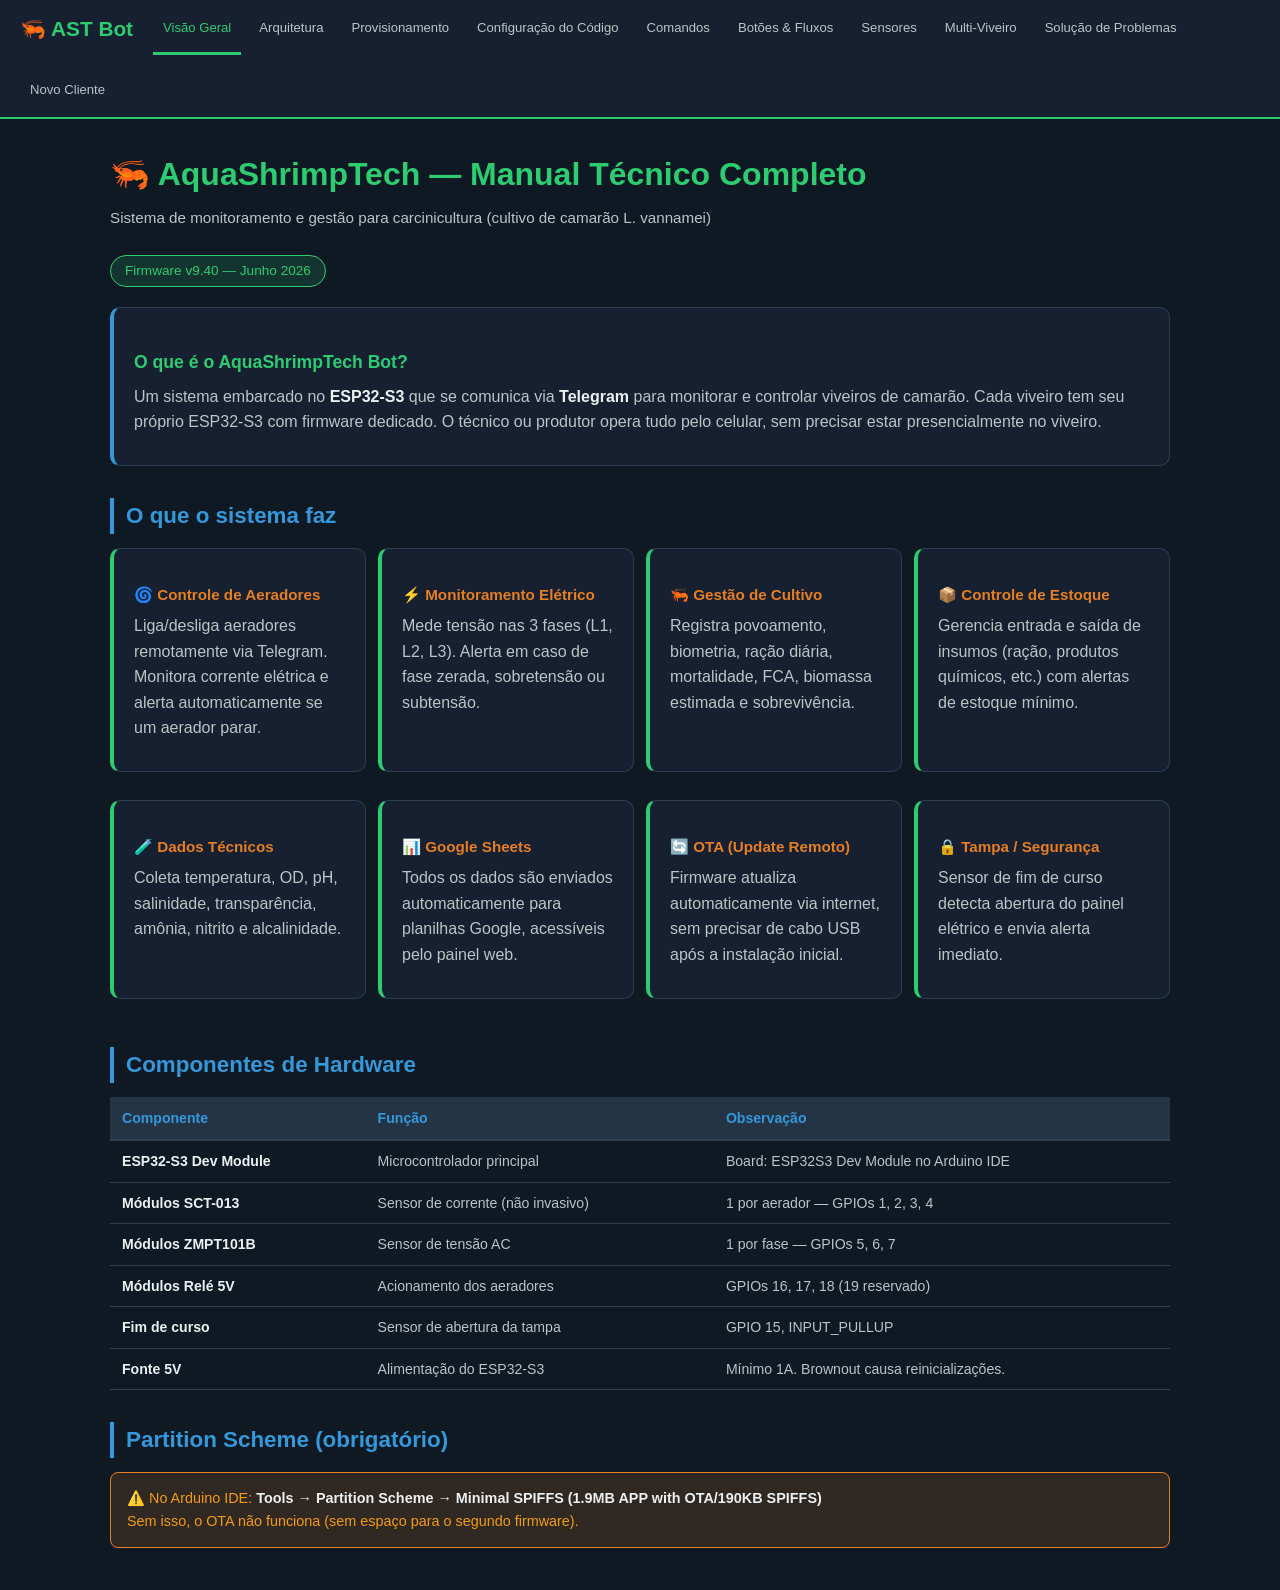
<file: Readme aquashrimptech.HTML>
<!DOCTYPE html>
<html lang="pt-BR">
<head>
<meta charset="UTF-8">
<meta name="viewport" content="width=device-width, initial-scale=1.0">
<title>AquaShrimpTech — Manual Técnico Completo</title>
<style>
  :root {
    --verde: #2ecc71; --verde-dark: #27ae60; --azul: #3498db; --azul-dark: #2980b9;
    --laranja: #e67e22; --vermelho: #e74c3c; --roxo: #9b59b6; --cinza: #95a5a6;
    --bg: #0f1923; --bg2: #162030; --bg3: #1e2d3d; --bg4: #243444;
    --text: #ecf0f1; --text2: #bdc3c7; --border: #2c3e50;
  }
  * { margin:0; padding:0; box-sizing:border-box; }
  body { font-family: 'Segoe UI', sans-serif; background: var(--bg); color: var(--text); line-height:1.6; }

  /* NAV */
  nav { background: var(--bg2); border-bottom: 2px solid var(--verde); position: sticky; top:0; z-index:100; padding: 0 20px; display:flex; align-items:center; gap:8px; flex-wrap:wrap; }
  nav .logo { font-size:1.3rem; font-weight:700; color: var(--verde); padding: 12px 0; margin-right:12px; white-space:nowrap; }
  nav a { color: var(--text2); text-decoration:none; padding: 14px 10px; font-size:0.82rem; border-bottom: 3px solid transparent; transition:.2s; white-space:nowrap; }
  nav a:hover, nav a.active { color: var(--verde); border-bottom-color: var(--verde); }

  /* LAYOUT */
  .container { max-width:1100px; margin:0 auto; padding: 30px 20px; }
  h1 { font-size:2rem; color: var(--verde); margin-bottom:6px; }
  h2 { font-size:1.4rem; color: var(--azul); margin: 32px 0 14px; border-left: 4px solid var(--azul); padding-left:12px; }
  h3 { font-size:1.1rem; color: var(--verde); margin: 20px 0 8px; }
  h4 { font-size:.95rem; color: var(--laranja); margin: 14px 0 6px; }
  p { color: var(--text2); margin-bottom:10px; }
  ul, ol { color: var(--text2); padding-left:20px; margin-bottom:10px; }
  li { margin-bottom:4px; }
  strong { color: var(--text); }
  code { background: var(--bg4); color: #f1c40f; padding: 2px 7px; border-radius:4px; font-family: 'Courier New', monospace; font-size:.88rem; }
  pre { background: var(--bg4); border: 1px solid var(--border); border-radius:8px; padding:16px; overflow-x:auto; margin:12px 0; }
  pre code { background:none; padding:0; color: #a8ff78; font-size:.85rem; }

  /* SECTIONS */
  .section { display:none; }
  .section.active { display:block; }

  /* CARDS */
  .card { background: var(--bg2); border: 1px solid var(--border); border-radius:10px; padding:20px; margin-bottom:16px; }
  .card-green { border-left: 4px solid var(--verde); }
  .card-blue { border-left: 4px solid var(--azul); }
  .card-orange { border-left: 4px solid var(--laranja); }
  .card-red { border-left: 4px solid var(--vermelho); }
  .card-purple { border-left: 4px solid var(--roxo); }

  /* BADGE */
  .badge { display:inline-block; padding:2px 10px; border-radius:20px; font-size:.75rem; font-weight:600; margin-left:6px; }
  .badge-green { background: rgba(46,204,113,.2); color: var(--verde); }
  .badge-orange { background: rgba(230,126,34,.2); color: var(--laranja); }
  .badge-red { background: rgba(231,76,60,.2); color: var(--vermelho); }
  .badge-blue { background: rgba(52,152,219,.2); color: var(--azul); }
  .badge-purple { background: rgba(155,89,182,.2); color: var(--roxo); }
  .badge-gray { background: rgba(149,165,166,.2); color: var(--cinza); }

  /* ALERT BOX */
  .alert { padding:14px 16px; border-radius:8px; margin:12px 0; font-size:.9rem; }
  .alert-warn { background: rgba(230,126,34,.15); border: 1px solid var(--laranja); color: #f39c12; }
  .alert-info { background: rgba(52,152,219,.15); border: 1px solid var(--azul); color: #74b9ff; }
  .alert-danger { background: rgba(231,76,60,.15); border: 1px solid var(--vermelho); color: #ff7675; }
  .alert-success { background: rgba(46,204,113,.15); border: 1px solid var(--verde); color: var(--verde); }

  /* TABLE */
  table { width:100%; border-collapse:collapse; margin:12px 0; font-size:.88rem; }
  th { background: var(--bg4); color: var(--azul); padding:10px 12px; text-align:left; border-bottom: 2px solid var(--border); }
  td { padding:9px 12px; border-bottom: 1px solid var(--border); color: var(--text2); vertical-align:top; }
  tr:hover td { background: rgba(255,255,255,.03); }

  /* STEP */
  .steps { counter-reset: step; }
  .step { display:flex; gap:16px; margin-bottom:20px; align-items:flex-start; }
  .step-num { min-width:36px; height:36px; border-radius:50%; background: var(--verde); color:#000; font-weight:700; display:flex; align-items:center; justify-content:center; font-size:.95rem; }
  .step-body { flex:1; }

  /* FLOW */
  .flow { display:flex; flex-direction:column; gap:0; }
  .flow-item { display:flex; gap:0; }
  .flow-line { display:flex; flex-direction:column; align-items:center; width:40px; }
  .flow-dot { width:14px; height:14px; border-radius:50%; background: var(--verde); flex-shrink:0; margin-top:4px; }
  .flow-connector { width:2px; background: var(--border); flex:1; min-height:20px; }
  .flow-content { flex:1; background: var(--bg3); border-radius:8px; padding:12px 16px; margin-bottom:8px; border: 1px solid var(--border); }
  .flow-content strong { color: var(--verde); }

  /* CMD BOX */
  .cmd-grid { display:grid; grid-template-columns: repeat(auto-fill, minmax(280px,1fr)); gap:12px; margin:12px 0; }
  .cmd-card { background: var(--bg3); border: 1px solid var(--border); border-radius:8px; padding:14px; }
  .cmd-name { color: #f1c40f; font-family: monospace; font-size:.95rem; font-weight:700; margin-bottom:4px; }
  .cmd-scope { font-size:.72rem; margin-bottom:6px; }
  .cmd-desc { color: var(--text2); font-size:.85rem; }

  /* BTN */
  .tg-btn { display:inline-block; background: var(--bg4); border: 1px solid var(--border); border-radius:6px; padding:6px 14px; margin:3px; font-size:.82rem; color: var(--text); cursor:default; }
  .tg-btn:hover { border-color: var(--verde); color: var(--verde); }

  /* DEFINE TABLE */
  .define-row { display:flex; gap:12px; align-items:flex-start; padding:12px 0; border-bottom:1px solid var(--border); }
  .define-key { font-family:monospace; color:#f1c40f; min-width:220px; font-size:.88rem; }
  .define-val { color: var(--verde); font-family:monospace; font-size:.88rem; min-width:60px; }
  .define-desc { color: var(--text2); font-size:.85rem; flex:1; }

  /* FLUXO TELEGRAM */
  .tg-flow { display:flex; align-items:center; gap:8px; flex-wrap:wrap; margin:8px 0; }
  .tg-box { background: var(--bg4); border:1px solid var(--border); border-radius:8px; padding:8px 14px; font-size:.83rem; color: var(--text2); }
  .tg-arrow { color: var(--verde); font-size:1.2rem; }

  /* ARCH DIAGRAM */
  .arch { display:grid; grid-template-columns: 1fr auto 1fr; gap:8px; align-items:center; margin:16px 0; }
  .arch-box { background: var(--bg3); border:1px solid var(--border); border-radius:10px; padding:16px; text-align:center; }
  .arch-box strong { display:block; color: var(--verde); margin-bottom:4px; }
  .arch-arrow { text-align:center; color: var(--azul); font-size:1.5rem; }

  /* CHIP INFO */
  .chip { display:inline-flex; align-items:center; gap:6px; background: var(--bg4); border:1px solid var(--border); border-radius:20px; padding:4px 12px; font-size:.8rem; margin:3px; }
  .chip-dot { width:8px; height:8px; border-radius:50%; }

  /* SEARCH */
  #searchBox { width:100%; padding:12px 16px; background: var(--bg3); border:1px solid var(--border); border-radius:8px; color:var(--text); font-size:.95rem; margin-bottom:20px; }
  #searchBox:focus { outline:none; border-color: var(--verde); }
  .search-result { display:none; }
  .search-result.visible { display:block; }

  /* RESPONSIVE */
  @media(max-width:600px) {
    h1 { font-size:1.5rem; }
    .cmd-grid { grid-template-columns:1fr; }
    .arch { grid-template-columns:1fr; }
    .arch-arrow { transform: rotate(90deg); }
    .define-row { flex-direction:column; gap:4px; }
  }

  /* COPY BTN */
  .copy-btn { background: var(--bg4); border:1px solid var(--border); color: var(--text2); padding:3px 10px; border-radius:4px; cursor:pointer; font-size:.75rem; float:right; margin-top:-2px; }
  .copy-btn:hover { border-color: var(--verde); color: var(--verde); }

  .tag-line { color: var(--text2); font-size:.95rem; margin-bottom:24px; }
  .version-badge { background: rgba(46,204,113,.15); border:1px solid var(--verde); color: var(--verde); padding:4px 14px; border-radius:20px; font-size:.85rem; display:inline-block; margin-bottom:20px; }
</style>
</head>
<body>

<nav>
  <div class="logo">🦐 AST Bot</div>
  <a href="#" class="active" onclick="showSection('visao',this)">Visão Geral</a>
  <a href="#" onclick="showSection('arquitetura',this)">Arquitetura</a>
  <a href="#" onclick="showSection('provisioning',this)">Provisionamento</a>
  <a href="#" onclick="showSection('codigo',this)">Configuração do Código</a>
  <a href="#" onclick="showSection('comandos',this)">Comandos</a>
  <a href="#" onclick="showSection('botoes',this)">Botões & Fluxos</a>
  <a href="#" onclick="showSection('sensores',this)">Sensores</a>
  <a href="#" onclick="showSection('multibot',this)">Multi-Viveiro</a>
  <a href="#" onclick="showSection('troubleshoot',this)">Solução de Problemas</a>
  <a href="#" onclick="showSection('novocliente',this)">Novo Cliente</a>
</nav>

<!-- ═══════════════════════════════════════════════════ -->
<!-- VISÃO GERAL -->
<!-- ═══════════════════════════════════════════════════ -->
<div id="visao" class="section active">
<div class="container">
  <h1>🦐 AquaShrimpTech — Manual Técnico Completo</h1>
  <p class="tag-line">Sistema de monitoramento e gestão para carcinicultura (cultivo de camarão L. vannamei)</p>
  <div class="version-badge">Firmware v9.40 — Junho 2026</div>

  <div class="card card-blue">
    <h3>O que é o AquaShrimpTech Bot?</h3>
    <p>Um sistema embarcado no <strong>ESP32-S3</strong> que se comunica via <strong>Telegram</strong> para monitorar e controlar viveiros de camarão. Cada viveiro tem seu próprio ESP32-S3 com firmware dedicado. O técnico ou produtor opera tudo pelo celular, sem precisar estar presencialmente no viveiro.</p>
  </div>

  <h2>O que o sistema faz</h2>
  <div style="display:grid; grid-template-columns:repeat(auto-fill,minmax(240px,1fr)); gap:12px;">
    <div class="card card-green">
      <h4>🌀 Controle de Aeradores</h4>
      <p>Liga/desliga aeradores remotamente via Telegram. Monitora corrente elétrica e alerta automaticamente se um aerador parar.</p>
    </div>
    <div class="card card-green">
      <h4>⚡ Monitoramento Elétrico</h4>
      <p>Mede tensão nas 3 fases (L1, L2, L3). Alerta em caso de fase zerada, sobretensão ou subtensão.</p>
    </div>
    <div class="card card-green">
      <h4>🦐 Gestão de Cultivo</h4>
      <p>Registra povoamento, biometria, ração diária, mortalidade, FCA, biomassa estimada e sobrevivência.</p>
    </div>
    <div class="card card-green">
      <h4>📦 Controle de Estoque</h4>
      <p>Gerencia entrada e saída de insumos (ração, produtos químicos, etc.) com alertas de estoque mínimo.</p>
    </div>
    <div class="card card-green">
      <h4>🧪 Dados Técnicos</h4>
      <p>Coleta temperatura, OD, pH, salinidade, transparência, amônia, nitrito e alcalinidade.</p>
    </div>
    <div class="card card-green">
      <h4>📊 Google Sheets</h4>
      <p>Todos os dados são enviados automaticamente para planilhas Google, acessíveis pelo painel web.</p>
    </div>
    <div class="card card-green">
      <h4>🔄 OTA (Update Remoto)</h4>
      <p>Firmware atualiza automaticamente via internet, sem precisar de cabo USB após a instalação inicial.</p>
    </div>
    <div class="card card-green">
      <h4>🔒 Tampa / Segurança</h4>
      <p>Sensor de fim de curso detecta abertura do painel elétrico e envia alerta imediato.</p>
    </div>
  </div>

  <h2>Componentes de Hardware</h2>
  <table>
    <tr><th>Componente</th><th>Função</th><th>Observação</th></tr>
    <tr><td><strong>ESP32-S3 Dev Module</strong></td><td>Microcontrolador principal</td><td>Board: ESP32S3 Dev Module no Arduino IDE</td></tr>
    <tr><td><strong>Módulos SCT-013</strong></td><td>Sensor de corrente (não invasivo)</td><td>1 por aerador — GPIOs 1, 2, 3, 4</td></tr>
    <tr><td><strong>Módulos ZMPT101B</strong></td><td>Sensor de tensão AC</td><td>1 por fase — GPIOs 5, 6, 7</td></tr>
    <tr><td><strong>Módulos Relé 5V</strong></td><td>Acionamento dos aeradores</td><td>GPIOs 16, 17, 18 (19 reservado)</td></tr>
    <tr><td><strong>Fim de curso</strong></td><td>Sensor de abertura da tampa</td><td>GPIO 15, INPUT_PULLUP</td></tr>
    <tr><td><strong>Fonte 5V</strong></td><td>Alimentação do ESP32-S3</td><td>Mínimo 1A. Brownout causa reinicializações.</td></tr>
  </table>

  <h2>Partition Scheme (obrigatório)</h2>
  <div class="alert alert-warn">
    ⚠️ No Arduino IDE: <strong>Tools → Partition Scheme → Minimal SPIFFS (1.9MB APP with OTA/190KB SPIFFS)</strong><br>
    Sem isso, o OTA não funciona (sem espaço para o segundo firmware).
  </div>
</div>
</div>

<!-- ═══════════════════════════════════════════════════ -->
<!-- ARQUITETURA -->
<!-- ═══════════════════════════════════════════════════ -->
<div id="arquitetura" class="section">
<div class="container">
  <h1>Arquitetura do Sistema</h1>

  <h2>Fluxo de dados</h2>
  <div class="flow">
    <div class="flow-item">
      <div class="flow-line"><div class="flow-dot"></div><div class="flow-connector"></div></div>
      <div class="flow-content"><strong>ESP32-S3 (viveiro)</strong> — lê sensores a cada 5s, processa lógica local, persiste estado no NVS</div>
    </div>
    <div class="flow-item">
      <div class="flow-line"><div class="flow-dot"></div><div class="flow-connector"></div></div>
      <div class="flow-content"><strong>Bot Telegram</strong> — canal bidirecional. ESP envia alertas; operador envia comandos. Polling a cada 1s (<code>getUpdates</code>)</div>
    </div>
    <div class="flow-item">
      <div class="flow-line"><div class="flow-dot"></div><div class="flow-connector"></div></div>
      <div class="flow-content"><strong>Google Apps Script (GAS)</strong> — recebe dados via HTTP GET, grava nas planilhas Google Sheets do cliente</div>
    </div>
    <div class="flow-item">
      <div class="flow-line"><div class="flow-dot"></div><div class="flow-connector"></div></div>
      <div class="flow-content"><strong>Google Sheets</strong> — armazena histórico completo de cultivo, estoque, custos e dados técnicos</div>
    </div>
    <div class="flow-item">
      <div class="flow-line"><div class="flow-dot"></div></div>
      <div class="flow-content"><strong>Dashboard Web (GitHub Pages)</strong> — painel administrativo e do cliente, lê dados do Sheets em tempo real</div>
    </div>
  </div>

  <h2>Arquitetura Multi-Viveiro</h2>
  <div class="card card-blue">
    <p>Cada viveiro tem seu próprio <strong>ESP32-S3</strong> e seu próprio <strong>Bot Telegram</strong> (token diferente). Todos os bots ficam no <strong>mesmo grupo Telegram</strong> do cliente. O <code>chat_id</code> é o mesmo para todos os ESPs de um cliente.</p>
    <br>
    <table>
      <tr><th>ESP</th><th>Token Bot</th><th>Chat ID</th><th>URL Sheets</th><th>URL Estoque</th></tr>
      <tr><td>Viveiro 01</td><td>Token_Bot_V01</td><td>MESMO</td><td>Script do V01</td><td>Script compartilhado</td></tr>
      <tr><td>Viveiro 02</td><td><strong>Token_Bot_V02</strong></td><td>MESMO</td><td>Script do V02</td><td>Script compartilhado</td></tr>
      <tr><td>Viveiro 03</td><td><strong>Token_Bot_V03</strong></td><td>MESMO</td><td>Script do V03</td><td>Script compartilhado</td></tr>
    </table>
    <div class="alert alert-danger" style="margin-top:12px;">
      ❌ <strong>NUNCA use o mesmo token em dois ESPs.</strong> Causa conflito 409 na fila do Telegram — ambos tentam consumir as mesmas mensagens e travam.
    </div>
  </div>

  <h2>Seleção de Viveiro (como funciona)</h2>
  <p>O Telegram é um canal de <strong>broadcast</strong> — todos os bots do grupo recebem todas as mensagens. O mecanismo de seleção resolve quem age:</p>
  <div class="flow">
    <div class="flow-item">
      <div class="flow-line"><div class="flow-dot"></div><div class="flow-connector"></div></div>
      <div class="flow-content"><strong>Usuário clica "🦐 VIVEIRO 02"</strong> — todos os ESPs recebem a mensagem</div>
    </div>
    <div class="flow-item">
      <div class="flow-line"><div class="flow-dot"></div><div class="flow-connector"></div></div>
      <div class="flow-content"><strong>Cada ESP extrai o número</strong> e compara com o seu: ESP do V02 vê <code>numClic==2</code> e <code>numEste==2</code> → match! Salva <code>grupoSelecionouEsteViveiro=true</code> no NVS</div>
    </div>
    <div class="flow-item">
      <div class="flow-line"><div class="flow-dot"></div><div class="flow-connector"></div></div>
      <div class="flow-content"><strong>ESP do V01, V03...</strong> veem que não é deles e salvam <code>false</code>. O guard bloqueia todos os comandos subsequentes neles.</div>
    </div>
    <div class="flow-item">
      <div class="flow-line"><div class="flow-dot"></div></div>
      <div class="flow-content"><strong>Agora apenas o V02 responde</strong> a qualquer botão ou comando — até que outro viveiro seja selecionado</div>
    </div>
  </div>

  <h2>NVS — Memória persistente</h2>
  <p>O ESP32-S3 usa o <strong>NVS (Non-Volatile Storage)</strong> para guardar todas as configurações. Elas <strong>sobrevivem a:</strong> reboot, queda de energia, OTA, watchdog reset.</p>
  <table>
    <tr><th>Chave NVS</th><th>Conteúdo</th><th>Quando é gravada</th></tr>
    <tr><td><code>ssid</code></td><td>Nome da rede WiFi</td><td>Provisionamento / /configurarwifi</td></tr>
    <tr><td><code>pass</code></td><td>Senha do WiFi</td><td>Provisionamento / /configurarwifi</td></tr>
    <tr><td><code>token</code></td><td>Token do Bot Telegram</td><td>Provisionamento</td></tr>
    <tr><td><code>chat_id</code></td><td>ID do grupo Telegram</td><td>Provisionamento</td></tr>
    <tr><td><code>sheets</code></td><td>URL do Google Script do viveiro</td><td>Provisionamento</td></tr>
    <tr><td><code>estoque</code></td><td>URL do Google Script do estoque</td><td>Provisionamento / /configurarestoque</td></tr>
    <tr><td><code>viveiro</code></td><td>Nome do viveiro (ex: "Viveiro 02")</td><td>Provisionamento</td></tr>
    <tr><td><code>vivsel</code></td><td>Se este viveiro está selecionado no grupo</td><td>A cada seleção/desseleção</td></tr>
    <tr><td><code>rl0, rl1, rl2</code></td><td>Estado dos relés (ligado/desligado)</td><td>A cada acionamento de relé</td></tr>
    <tr><td><code>cal0, cal1, cal2</code></td><td>Fatores de calibração ZMPT por fase</td><td>/calibrar</td></tr>
  </table>
</div>
</div>

<!-- ═══════════════════════════════════════════════════ -->
<!-- PROVISIONAMENTO -->
<!-- ═══════════════════════════════════════════════════ -->
<div id="provisioning" class="section">
<div class="container">
  <h1>Provisionamento — Configuração Inicial</h1>
  <p>Provisionamento é o processo de gravar as credenciais do cliente no ESP32-S3 pela primeira vez. Feito <strong>uma única vez por device</strong>, via cabo USB + Serial Monitor.</p>

  <h2>Pré-requisitos</h2>
  <ul>
    <li>Arduino IDE instalado com suporte ao ESP32-S3</li>
    <li>Driver USB instalado (CH340 ou CP2102 dependendo da placa)</li>
    <li>Board selecionada: <strong>ESP32S3 Dev Module</strong></li>
    <li>Partition Scheme: <strong>Minimal SPIFFS (1.9MB APP with OTA/190KB SPIFFS)</strong></li>
    <li>Baud rate Serial Monitor: <strong>115200</strong></li>
    <li>Line ending: <strong>Newline</strong> (Tools → Line ending → Newline)</li>
  </ul>

  <h2>Processo Passo a Passo</h2>
  <div class="steps">
    <div class="step">
      <div class="step-num">1</div>
      <div class="step-body">
        <strong>Criar o Bot Telegram</strong>
        <p>Abra o Telegram e fale com <code>@BotFather</code>. Digite <code>/newbot</code>, escolha um nome (ex: <em>AquaShrimpTech V02</em>) e um username (ex: <em>ast_viveiro02_bot</em>). Guarde o <strong>token</strong> gerado.</p>
        <div class="alert alert-warn">Um bot por viveiro. Nunca reutilize o mesmo token em dois ESPs.</div>
      </div>
    </div>
    <div class="step">
      <div class="step-num">2</div>
      <div class="step-body">
        <strong>Adicionar o Bot ao Grupo</strong>
        <p>No grupo Telegram do cliente, clique em "Adicionar membro" e procure pelo username do bot criado. Adicione-o como membro.</p>
      </div>
    </div>
    <div class="step">
      <div class="step-num">3</div>
      <div class="step-body">
        <strong>Obter o Chat ID do grupo</strong>
        <p>Adicione o bot <code>@userinfobot</code> ao grupo e envie qualquer mensagem. Ele responderá com o <strong>Chat ID</strong> do grupo (número negativo, ex: <code>-1001234567890</code>).</p>
      </div>
    </div>
    <div class="step">
      <div class="step-num">4</div>
      <div class="step-body">
        <strong>Gravar o firmware no ESP32-S3</strong>
        <p>Abra o arquivo <code>viveiro_bot_v9_40.ino</code> no Arduino IDE. Selecione a porta COM correta e clique em <strong>Upload</strong>.</p>
      </div>
    </div>
    <div class="step">
      <div class="step-num">5</div>
      <div class="step-body">
        <strong>Abrir o Serial Monitor e preencher os dados</strong>
        <p>Após o upload, abra o Serial Monitor (115200 baud, Newline). O ESP detecta que o NVS está vazio e inicia o provisionamento:</p>
        <pre><code>╔══════════════════════════════════════════╗
║     AQUASHRIMPTECH — PROVISIONAMENTO     ║
╚══════════════════════════════════════════╝

1/7 - SSID Wi-Fi do cliente       : MinhaRede2G
2/7 - Senha Wi-Fi                 : minhasenha123
3/7 - Token do Bot Telegram       : 7654321:AAFxxx...
4/7 - Chat ID do grupo            : -1001234567890
5/7 - URL Google Script viveiro   : https://script.google.com/macros/s/AKfycb.../exec
6/7 - URL Google Script estoque   : https://script.google.com/macros/s/AKfycb.../exec
7/7 - Nome do viveiro             : Viveiro 02</code></pre>
        <p>Digite cada valor e pressione <strong>Enter</strong>. Após o 7º campo, o ESP grava no NVS e reinicia automaticamente.</p>
      </div>
    </div>
    <div class="step">
      <div class="step-num">6</div>
      <div class="step-body">
        <strong>Verificar no Telegram</strong>
        <p>O bot enviará no grupo:</p>
        <pre><code>🦐 [Viveiro 02] online — v9.40
ℹ️ Selecione este viveiro no menu para operar</code></pre>
        <p>O provisionamento foi concluído com sucesso.</p>
      </div>
    </div>
  </div>

  <h2>Reprovisionar (limpar e recomeçar)</h2>
  <p>Se precisar apagar tudo e começar do zero (erro, troca de cliente, etc.), use o sketch <code>limpar_e_reprovisionar.ino</code>:</p>
  <ol>
    <li>Grave o <code>limpar_e_reprovisionar.ino</code> no ESP</li>
    <li>Abra o Serial Monitor — ele apaga o NVS e pede os 7 campos novamente</li>
    <li>Após preencher, grave o firmware principal (<code>viveiro_bot_v9_40.ino</code>)</li>
  </ol>
  <div class="alert alert-info">O NVS gravado pelo sketch de limpeza <strong>não é sobrescrito</strong> quando você grava o firmware principal — o firmware só provisiona se o NVS estiver vazio.</div>

  <h2>Alterar WiFi remotamente (sem cabo)</h2>
  <p>Se a rede WiFi do cliente mudar, use o comando no Telegram (com o viveiro selecionado):</p>
  <pre><code>/configurarwifi NovoNomeDaRede / NovaSenha123</code></pre>
  <p>O ESP salva no NVS e reinicia. Em 10 segundos está online na nova rede.</p>
</div>
</div>

<!-- ═══════════════════════════════════════════════════ -->
<!-- CÓDIGO -->
<!-- ═══════════════════════════════════════════════════ -->
<div id="codigo" class="section">
<div class="container">
  <h1>Configuração do Código-Fonte</h1>
  <p>Todas as configurações que <strong>mudam por cliente ou por viveiro</strong> estão concentradas no topo do arquivo <code>viveiro_bot_v9_40.ino</code>. O restante do código não precisa ser tocado.</p>

  <h2>O que muda por CLIENTE</h2>
  <div class="alert alert-info">Estas configurações são gravadas no NVS durante o provisionamento. Não ficam no código — são únicas por device.</div>
  <table>
    <tr><th>Campo</th><th>Exemplo</th><th>Como alterar</th></tr>
    <tr><td>SSID WiFi</td><td><code>MinhaRede2G</td><td>Provisionamento ou <code>/configurarwifi</code></td></tr>
    <tr><td>Senha WiFi</td><td><code>minhasenha</code></td><td>Provisionamento ou <code>/configurarwifi</code></td></tr>
    <tr><td>Token Telegram</td><td><code>7654321:AAFxxx</code></td><td>Provisionamento (requer cabo)</td></tr>
    <tr><td>Chat ID</td><td><code>-1001234567890</code></td><td>Provisionamento (requer cabo)</td></tr>
    <tr><td>URL Script Estoque</td><td><code>https://script.google.com/...</code></td><td>Provisionamento ou <code>/configurarestoque</code></td></tr>
  </table>

  <h2>O que muda por VIVEIRO</h2>
  <table>
    <tr><th>Campo</th><th>Exemplo</th><th>Como alterar</th></tr>
    <tr><td>Nome do viveiro</td><td><code>Viveiro 02</code></td><td>Provisionamento (requer cabo)</td></tr>
    <tr><td>URL Script viveiro</td><td><code>https://script.google.com/...</code></td><td>Provisionamento</td></tr>
    <tr><td>Token do Bot</td><td>Único por viveiro</td><td>Provisionamento (requer cabo)</td></tr>
  </table>

  <h2>Defines do Firmware (linha ~68 do arquivo)</h2>
  <p>Estas constantes <strong>ficam no código</strong> e exigem recompilação + nova gravação quando alteradas:</p>

  <div class="card card-orange">
    <h3>🔧 Configuração de Sensores e Pinos</h3>
    <div class="define-row">
      <div class="define-key">PINO_SCT[4]</div>
      <div class="define-val">{1,2,3,4}</div>
      <div class="define-desc">GPIOs dos sensores de corrente SCT-013. Um por aerador. Use <code>-1</code> para desabilitar um canal sem sensor físico.</div>
    </div>
    <div class="define-row">
      <div class="define-key">PINO_ZMPT[3]</div>
      <div class="define-val">{5,6,7}</div>
      <div class="define-desc">GPIOs dos sensores de tensão ZMPT101B. Um por fase elétrica (L1, L2, L3). Use <code>-1</code> para desabilitar.</div>
    </div>
    <div class="define-row">
      <div class="define-key">PINO_RELE[4]</div>
      <div class="define-val">{16,17,18,19}</div>
      <div class="define-desc">GPIOs dos relés. Os 3 primeiros controlam aeradores. O 4º (GPIO 19) está reservado para expansão.</div>
    </div>
    <div class="define-row">
      <div class="define-key">PINO_TAMPA</div>
      <div class="define-val">15</div>
      <div class="define-desc">GPIO do sensor de fim de curso da tampa do painel. Configurado como INPUT_PULLUP. Não alterar sem hardware correspondente.</div>
    </div>
    <div class="define-row">
      <div class="define-key">NUM_AERADORES</div>
      <div class="define-val">3</div>
      <div class="define-desc">Quantos aeradores este viveiro tem. Máximo 4. Altera automaticamente os botões Ligar 1/2/3 e o monitoramento.</div>
    </div>
  </div>

  <div class="card card-red" style="margin-top:16px;">
    <h3>🔴 Define mais importante: SEM_SENSORES</h3>
    <div class="define-row">
      <div class="define-key">#define SEM_SENSORES</div>
      <div class="define-val">true</div>
      <div class="define-desc">
        <strong>true</strong> = sem sensores físicos instalados. Desabilita TODAS as leituras de corrente, tensão e tampa. Zero alertas automáticos. Use quando o viveiro ainda não tem hardware de medição.<br><br>
        <strong>false</strong> = sensores físicos instalados e funcionando. Habilita monitoramento completo, alertas automáticos e calibração.
      </div>
    </div>
    <div class="alert alert-success" style="margin-top:8px;">
      ✅ Para ativar os sensores: mude <code>#define SEM_SENSORES true</code> para <code>#define SEM_SENSORES false</code>, recompile e grave via OTA ou cabo.
    </div>
  </div>

  <div class="card card-blue" style="margin-top:16px;">
    <h3>🔵 Multi-viveiro no mesmo grupo</h3>
    <div class="define-row">
      <div class="define-key">#define VIVEIRO_UNICO_NO_GRUPO</div>
      <div class="define-val">false</div>
      <div class="define-desc">
        <strong>false</strong> = há múltiplos ESPs no mesmo grupo Telegram. O device só responde após ser selecionado pelo usuário. <em>Use quando o cliente tem 2+ viveiros.</em><br><br>
        <strong>true</strong> = apenas 1 ESP no grupo. Responde a tudo sem precisar ser selecionado. <em>Use apenas para cliente com 1 viveiro.</em>
      </div>
    </div>
  </div>

  <h2>Parâmetros elétricos (linha ~78)</h2>
  <table>
    <tr><th>Constante</th><th>Valor padrão</th><th>Significado</th></tr>
    <tr><td><code>RUIDO_CORRENTE</code></td><td>1.6A</td><td>Abaixo disto considera ruído (leitura vira 0A)</td></tr>
    <tr><td><code>LIM_LIGADO</code></td><td>1.7A</td><td>Acima disto considera aerador ligado</td></tr>
    <tr><td><code>LIM_SOBRECARGA</code></td><td>5.0A</td><td>Acima disto dispara alerta de sobrecarga</td></tr>
    <tr><td><code>TENSAO_CRITICA_MIN</code></td><td>187V</td><td>Abaixo → alerta CRÍTICO de subtensão</td></tr>
    <tr><td><code>TENSAO_CRITICA_MAX</code></td><td>242V</td><td>Acima → alerta CRÍTICO de sobretensão</td></tr>
    <tr><td><code>TENSAO_FASE_ZERADA</code></td><td>30V</td><td>Abaixo → alerta de fase zerada (emergência)</td></tr>
    <tr><td><code>GRACA_PARTIDA</code></td><td>10000ms</td><td>Ignora sobrecarga nos primeiros 10s após ligar (corrente de inrush)</td></tr>
    <tr><td><code>DELAY_CONFIRMA_RELE</code></td><td>1500ms</td><td>Espera após acionar relé antes de ler corrente</td></tr>
    <tr><td><code>CALIBRACAO_ZMPT[3]</code></td><td>340.2</td><td>Fator de calibração de tensão por fase. Salvo no NVS via <code>/calibrar</code></td></tr>
  </table>

  <h2>Intervalos do sistema (linha ~103)</h2>
  <table>
    <tr><th>Constante</th><th>Valor</th><th>Função</th></tr>
    <tr><td><code>INTERVALO_LEITURA</code></td><td>5s</td><td>Frequência de leitura de sensores (corrente/tensão/tampa)</td></tr>
    <tr><td><code>INTERVALO_TELEGRAM</code></td><td>1s</td><td>Frequência de polling de novas mensagens</td></tr>
    <tr><td><code>INTERVALO_RELATORIO</code></td><td>1h</td><td>Relatório automático horário no grupo</td></tr>
    <tr><td><code>INTERVALO_DIARIO</code></td><td>24h</td><td>Fechamento diário + verificação de OTA</td></tr>
    <tr><td><code>INTERVALO_HEARTBEAT</code></td><td>45s</td><td>Frequência do "estou vivo" enviado ao painel ADM</td></tr>
    <tr><td><code>WD_ESTAGIO1_MS</code></td><td>4min</td><td>Tempo sem mensagem antes de tentar auto-recuperação (limpeza de fila)</td></tr>
    <tr><td><code>WD_ESTAGIO2_MS</code></td><td>7min</td><td>Tempo sem mensagem antes de reiniciar o ESP automaticamente</td></tr>
  </table>
</div>
</div>

<!-- ═══════════════════════════════════════════════════ -->
<!-- COMANDOS -->
<!-- ═══════════════════════════════════════════════════ -->
<div id="comandos" class="section">
<div class="container">
  <h1>Comandos do Bot</h1>
  <p>Os comandos são enviados digitando no chat do grupo Telegram. Há dois tipos:</p>
  <div style="display:flex; gap:12px; margin-bottom:20px; flex-wrap:wrap;">
    <div><span class="badge badge-blue">GLOBAL</span> Todos os ESPs do grupo respondem simultaneamente</div>
    <div><span class="badge badge-green">OPERACIONAL</span> Só o viveiro selecionado responde</div>
  </div>

  <h2>Comandos Globais (todos os ESPs respondem)</h2>
  <div class="cmd-grid">
    <div class="cmd-card">
      <div class="cmd-name">/versao</div>
      <div class="cmd-scope"><span class="badge badge-blue">GLOBAL</span></div>
      <div class="cmd-desc">Mostra versão do firmware, heap livre e status do NVS de cada ESP. Útil para confirmar que todos estão na mesma versão.</div>
    </div>
    <div class="cmd-card">
      <div class="cmd-name">/showconfig</div>
      <div class="cmd-scope"><span class="badge badge-blue">GLOBAL</span></div>
      <div class="cmd-desc">Exibe o conteúdo do NVS: viveiro, SSID, chat_id, URLs. Use para verificar se o provisionamento foi correto. Token não aparece completo por segurança.</div>
    </div>
    <div class="cmd-card">
      <div class="cmd-name">/ajuda</div>
      <div class="cmd-scope"><span class="badge badge-blue">GLOBAL</span></div>
      <div class="cmd-desc">Lista todos os comandos disponíveis com descrição resumida.</div>
    </div>
    <div class="cmd-card">
      <div class="cmd-name">/limpafila</div>
      <div class="cmd-scope"><span class="badge badge-blue">GLOBAL</span></div>
      <div class="cmd-desc">Descarta mensagens acumuladas na fila do Telegram e reabre o socket SSL. Usar quando o bot parar de responder. Todos os ESPs executam — é intencional.</div>
    </div>
  </div>

  <h2>Comandos Operacionais (só viveiro selecionado)</h2>
  <div class="alert alert-warn">Selecione o viveiro antes de usar estes comandos: clique em "🦐 VIVEIRO 0X" no picker.</div>
  <div class="cmd-grid">
    <div class="cmd-card">
      <div class="cmd-name">/reiniciar</div>
      <div class="cmd-scope"><span class="badge badge-green">OPERACIONAL</span></div>
      <div class="cmd-desc">Reinicia o ESP selecionado remotamente. Útil para testar restauração de relés sem ir ao local. O ESP volta sozinho em ~15 segundos.</div>
    </div>
    <div class="cmd-card">
      <div class="cmd-name">/atualizar</div>
      <div class="cmd-scope"><span class="badge badge-green">OPERACIONAL</span></div>
      <div class="cmd-desc">Força verificação de OTA imediatamente (sem aguardar as 24h). Baixa e instala nova versão se disponível no GitHub.</div>
    </div>
    <div class="cmd-card">
      <div class="cmd-name">/simulacao</div>
      <div class="cmd-scope"><span class="badge badge-green">OPERACIONAL</span> <span class="badge badge-orange">TOGGLE</span></div>
      <div class="cmd-desc">Ativa/desativa modo simulação. Em simulação, tensões e correntes são geradas aleatoriamente (sem ler sensores reais). Útil para demo.</div>
    </div>
    <div class="cmd-card">
      <div class="cmd-name">/recarregarestoque</div>
      <div class="cmd-scope"><span class="badge badge-green">OPERACIONAL</span></div>
      <div class="cmd-desc">Recarrega a lista de insumos da planilha de estoque. Usar após adicionar novos insumos diretamente na planilha.</div>
    </div>
    <div class="cmd-card">
      <div class="cmd-name">/calibragem</div>
      <div class="cmd-scope"><span class="badge badge-green">OPERACIONAL</span></div>
      <div class="cmd-desc">Exibe os fatores de calibração atuais de cada fase (L1, L2, L3) e a tensão sendo lida com eles.</div>
    </div>
    <div class="cmd-card">
      <div class="cmd-name">/calibrar &lt;fase&gt; &lt;V_real&gt;</div>
      <div class="cmd-scope"><span class="badge badge-green">OPERACIONAL</span></div>
      <div class="cmd-desc">Calibra a tensão de uma fase usando um multímetro como referência. Exemplo: <code>/calibrar 1 220</code> calibra L1 para 220V. Salvo no NVS — sobrevive a OTA.</div>
    </div>
    <div class="cmd-card">
      <div class="cmd-name">/configurarwifi &lt;ssid&gt; / &lt;senha&gt;</div>
      <div class="cmd-scope"><span class="badge badge-green">OPERACIONAL</span></div>
      <div class="cmd-desc">Atualiza WiFi remotamente sem cabo. Exemplo: <code>/configurarwifi MinhaRede / senha123</code>. O ESP salva e reinicia.</div>
    </div>
    <div class="cmd-card">
      <div class="cmd-name">/configurarestoque &lt;url&gt;</div>
      <div class="cmd-scope"><span class="badge badge-green">OPERACIONAL</span></div>
      <div class="cmd-desc">Define ou corrige a URL do Google Script do estoque compartilhado. Salvo no NVS.</div>
    </div>
    <div class="cmd-card">
      <div class="cmd-name">/alterarsenha</div>
      <div class="cmd-scope"><span class="badge badge-green">OPERACIONAL</span></div>
      <div class="cmd-desc">Altera a senha de acesso à planilha. Mínimo 4 caracteres.</div>
    </div>
    <div class="cmd-card">
      <div class="cmd-name">/menu ou /start</div>
      <div class="cmd-scope"><span class="badge badge-purple">ESPECIAL</span></div>
      <div class="cmd-desc">Exibe o Painel Central de Viveiros (picker). Na versão atual, todos os ESPs respondem — será corrigido na v9.41.</div>
    </div>
  </div>
</div>
</div>

<!-- ═══════════════════════════════════════════════════ -->
<!-- BOTÕES E FLUXOS -->
<!-- ═══════════════════════════════════════════════════ -->
<div id="botoes" class="section">
<div class="container">
  <h1>Botões e Fluxos do Menu</h1>

  <h2>Menu Principal — Picker de Viveiros</h2>
  <p>Aparece ao digitar <code>/menu</code> ou clicar "Voltar ao Menu Principal". Enviado pelo Viveiro 01 no boot.</p>
  <div style="display:grid; grid-template-columns:1fr 1fr; gap:8px; max-width:400px; margin:12px 0;">
    <div class="tg-btn">🦐 VIVEIRO 01</div><div class="tg-btn">🦐 VIVEIRO 02</div>
    <div class="tg-btn">🦐 VIVEIRO 03</div><div class="tg-btn">🦐 VIVEIRO 04</div>
    <div class="tg-btn">🦐 VIVEIRO 05</div><div class="tg-btn">🦐 VIVEIRO 06</div>
  </div>
  <p>Ao clicar em um viveiro, o ESP correspondente confirma a seleção e exibe o Menu Operacional.</p>

  <h2>Menu Operacional (após selecionar viveiro)</h2>
  <div style="display:grid; grid-template-columns:1fr 1fr; gap:6px; max-width:500px; margin:12px 0;">
    <div class="tg-btn">🍲 Informar Ração</div><div class="tg-btn">⚖️ Biometria</div>
    <div class="tg-btn">🐟 Povoamento</div><div class="tg-btn">✏️ Editar Povoamento</div>
    <div class="tg-btn">💰 Custos</div><div class="tg-btn">📦 Estoque</div>
    <div class="tg-btn">🧪 Dados Técnicos</div><div class="tg-btn">💀 Mortalidade</div>
    <div class="tg-btn">📊 Status</div><div class="tg-btn">📋 Relatório</div>
    <div class="tg-btn">🌀 Ligar Todos</div><div class="tg-btn">⏹️ Desligar Todos</div>
    <div class="tg-btn">▶️ Ligar 1</div><div class="tg-btn">⏹️ Desligar 1</div>
    <div class="tg-btn">▶️ Ligar 2</div><div class="tg-btn">⏹️ Desligar 2</div>
    <div class="tg-btn">▶️ Ligar 3</div><div class="tg-btn">⏹️ Desligar 3</div>
    <div class="tg-btn" style="grid-column:1/-1">🔙 Voltar ao Menu Principal</div>
  </div>

  <h2>Fluxos Detalhados</h2>

  <div class="card card-green">
    <h3>🍲 Informar Ração</h3>
    <div class="tg-flow">
      <div class="tg-box">Clica "Informar Ração"</div><div class="tg-arrow">→</div>
      <div class="tg-box">Bot pede: kg consumidos</div><div class="tg-arrow">→</div>
      <div class="tg-box">Usuário digita ex: 45.5</div><div class="tg-arrow">→</div>
      <div class="tg-box">Bot calcula e mostra biomassa, FCA, sobrevivência, ração ideal</div>
    </div>
    <p style="margin-top:8px; font-size:.85rem;">Dados enviados ao Google Sheets. Desconta ração do estoque automaticamente se houver "Racao" cadastrado.</p>
  </div>

  <div class="card card-green">
    <h3>⚖️ Biometria</h3>
    <div class="tg-flow">
      <div class="tg-box">Clica "Biometria"</div><div class="tg-arrow">→</div>
      <div class="tg-box">Bot pede: peso médio (g)</div><div class="tg-arrow">→</div>
      <div class="tg-box">Usuário digita ex: 8.5</div><div class="tg-arrow">→</div>
      <div class="tg-box">Bot exibe CCMT, biomassa, FCA, sobrevivência, qtd viva</div>
    </div>
  </div>

  <div class="card card-blue">
    <h3>🐟 Povoamento (novo ciclo)</h3>
    <div class="tg-flow">
      <div class="tg-box">Clica "Povoamento"</div><div class="tg-arrow">→</div>
      <div class="tg-box">Bot pede: quantidade (un)</div><div class="tg-arrow">→</div>
      <div class="tg-box">Bot pede: área (ha)</div><div class="tg-arrow">→</div>
      <div class="tg-box">Bot pede: laboratório/ração (ou "pular")</div><div class="tg-arrow">→</div>
      <div class="tg-box">Confirma com densidade e dados</div>
    </div>
    <div class="alert alert-warn" style="margin-top:8px;">⚠️ Use "Editar Povoamento" para corrigir a quantidade sem iniciar novo ciclo.</div>
  </div>

  <div class="card card-orange">
    <h3>💰 Custos</h3>
    <div class="tg-flow">
      <div class="tg-box">Clica "Custos"</div><div class="tg-arrow">→</div>
      <div class="tg-box">Escolhe categoria</div><div class="tg-arrow">→</div>
      <div class="tg-box">Digita: Descrição / Valor</div><div class="tg-arrow">→</div>
      <div class="tg-box">Ex: "Reparo motor / 350"</div>
    </div>
    <p style="margin-top:8px; font-size:.85rem;">Categorias: Manutenção, Produtos, Novo Equipamento, Energia Gerador, Aluguel, Transporte, Outros.</p>
  </div>

  <div class="card card-blue">
    <h3>📦 Estoque — Entrada de Insumo</h3>
    <div class="tg-flow">
      <div class="tg-box">Clica "Entrada de Insumo"</div><div class="tg-arrow">→</div>
      <div class="tg-box">Seleciona insumo existente OU "✨ Novo insumo"</div><div class="tg-arrow">→</div>
      <div class="tg-box">Se novo: digita nome, unidade, estoque mínimo</div><div class="tg-arrow">→</div>
      <div class="tg-box">Digita quantidade</div><div class="tg-arrow">→</div>
      <div class="tg-box">Digita valor total pago (R$)</div><div class="tg-arrow">→</div>
      <div class="tg-box">Sistema calcula custo/unidade e salva</div>
    </div>
  </div>

  <div class="card card-blue">
    <h3>📦 Estoque — Uso de Insumo</h3>
    <div class="tg-flow">
      <div class="tg-box">Clica "Uso de Insumo"</div><div class="tg-arrow">→</div>
      <div class="tg-box">Lista insumos com saldo > 0</div><div class="tg-arrow">→</div>
      <div class="tg-box">Seleciona o insumo</div><div class="tg-arrow">→</div>
      <div class="tg-box">Digita quantidade usada</div><div class="tg-arrow">→</div>
      <div class="tg-box">Sistema desconta do saldo e calcula custo</div>
    </div>
    <p style="margin-top:8px; font-size:.85rem;">Se o saldo ficar abaixo do mínimo configurado, dispara alerta automático no grupo.</p>
  </div>

  <div class="card card-purple">
    <h3>🧪 Dados Técnicos</h3>
    <div class="tg-flow">
      <div class="tg-box">Clica "Dados Técnicos"</div><div class="tg-arrow">→</div>
      <div class="tg-box">Escolhe parâmetro (ou digita todos em sequência)</div><div class="tg-arrow">→</div>
      <div class="tg-box">Digita valor (ou "pular")</div><div class="tg-arrow">→</div>
      <div class="tg-box">Ao final exibe resumo com alertas automáticos</div>
    </div>
    <p style="margin-top:8px; font-size:.85rem;">Parâmetros: Temperatura, OD, pH, Salinidade, Transparência, Amônia, Nitrito, Alcalinidade. Cada um tem faixas de atenção e crítico configuradas.</p>
  </div>

  <div class="card card-red">
    <h3>💀 Mortalidade</h3>
    <div class="tg-flow">
      <div class="tg-box">Clica "Mortalidade"</div><div class="tg-arrow">→</div>
      <div class="tg-box">Digita quantidade (un)</div><div class="tg-arrow">→</div>
      <div class="tg-box">Digita causa/obs (ou "pular")</div><div class="tg-arrow">→</div>
      <div class="tg-box">Bot calcula % do plantel e acumulado. Se > 0,5%, dispara alerta.</div>
    </div>
  </div>

  <div class="card card-orange">
    <h3>📊 Status</h3>
    <p>Exibe snapshot completo: tensões das 3 fases, estado e corrente de cada aerador, tempo ligado, dados de cultivo (biomassa, sobrevivência, ração do dia, densidade, área) e estado da tampa. Consulta o Google Sheets em tempo real.</p>
  </div>

  <h2>Alertas Automáticos (sem precisar de comando)</h2>
  <table>
    <tr><th>Evento</th><th>Condição</th><th>Tipo</th></tr>
    <tr><td>⚡ Fase zerada</td><td>Tensão &lt; 30V</td><td>🚨 Emergência + Alerta de voz</td></tr>
    <tr><td>🔴 Tensão crítica</td><td>&lt; 187V ou &gt; 242V</td><td>🔴 Crítico</td></tr>
    <tr><td>🚨 Aerador parou</td><td>Corrente cai a 0A sem comando manual</td><td>🚨 Emergência + Alerta de voz</td></tr>
    <tr><td>🟠 Aeração fraca</td><td>Corrente entre 1.3A e 1.7A</td><td>🟠 Aviso</td></tr>
    <tr><td>⚡ Sobrecarga</td><td>Corrente &gt; 5A</td><td>⚡ Alerta</td></tr>
    <tr><td>🔓 Tampa aberta</td><td>Sensor fim de curso abre</td><td>🚨 Alerta de violação</td></tr>
    <tr><td>📦 Estoque baixo</td><td>Qtd ≤ mínimo configurado</td><td>⚠️ Aviso diário</td></tr>
    <tr><td>💀 Mortalidade alta</td><td>&gt; 0,5% do plantel</td><td>🚨 Alerta imediato</td></tr>
    <tr><td>⚠️ Ração acabando</td><td>Dias restantes ≤ prazo entrega + 5</td><td>⚠️ Aviso</td></tr>
    <tr><td>⚠️ Memória baixa</td><td>Heap &lt; 18KB livre</td><td>⚠️ Aviso (só observa)</td></tr>
  </table>
</div>
</div>

<!-- ═══════════════════════════════════════════════════ -->
<!-- SENSORES -->
<!-- ═══════════════════════════════════════════════════ -->
<div id="sensores" class="section">
<div class="container">
  <h1>Sensores — Instalação e Ativação</h1>

  <h2>Estado atual: SEM_SENSORES</h2>
  <div class="alert alert-info">
    Quando <code>#define SEM_SENSORES true</code>, o ESP funciona normalmente para registro de dados (ração, biometria, custos, estoque), mas <strong>não lê nenhum sensor físico</strong> e <strong>não envia nenhum alerta automático</strong> de tensão, corrente ou tampa.
  </div>

  <h2>Para ATIVAR os sensores</h2>
  <div class="steps">
    <div class="step">
      <div class="step-num">1</div>
      <div class="step-body">
        <strong>Instale o hardware</strong>
        <p>Conecte os módulos SCT-013 nos GPIOs 1, 2, 3 (um por aerador) e os ZMPT101B nos GPIOs 5, 6, 7 (um por fase). Conecte o fim de curso da tampa no GPIO 15.</p>
      </div>
    </div>
    <div class="step">
      <div class="step-num">2</div>
      <div class="step-body">
        <strong>Mude o define no código</strong>
        <pre><code>// Linha ~74 do arquivo viveiro_bot_v9_40.ino
#define SEM_SENSORES false  // era true</code></pre>
      </div>
    </div>
    <div class="step">
      <div class="step-num">3</div>
      <div class="step-body">
        <strong>Grave o firmware</strong>
        <p>Via cabo USB + Arduino IDE, ou via OTA se uma versão anterior já estiver rodando (atualize o arquivo no GitHub e dispare <code>/atualizar</code>).</p>
      </div>
    </div>
    <div class="step">
      <div class="step-num">4</div>
      <div class="step-body">
        <strong>Calibre a tensão (com multímetro)</strong>
        <p>Com o viveiro energizado e um multímetro na fase 1, verifique a tensão real. Se o bot mostrar valor diferente:</p>
        <pre><code>/calibrar 1 220.5</code></pre>
        <p>Repita para as fases 2 e 3. Os fatores ficam salvos no NVS — sobrevivem a OTA e reboot.</p>
      </div>
    </div>
  </div>

  <h2>Mapeamento de Pinos</h2>
  <table>
    <tr><th>GPIO</th><th>Sensor</th><th>Aerador/Fase</th><th>Observação</th></tr>
    <tr><td>1</td><td>SCT-013</td><td>Aerador 1</td><td>Leitura de corrente não-invasiva</td></tr>
    <tr><td>2</td><td>SCT-013</td><td>Aerador 2</td><td>Leitura de corrente não-invasiva</td></tr>
    <tr><td>3</td><td>SCT-013</td><td>Aerador 3</td><td>Leitura de corrente não-invasiva</td></tr>
    <tr><td>4</td><td>SCT-013</td><td>Aerador 4 (reservado)</td><td>Use -1 se não tiver 4º aerador</td></tr>
    <tr><td>5</td><td>ZMPT101B</td><td>Fase L1</td><td>Tensão AC da 1ª fase</td></tr>
    <tr><td>6</td><td>ZMPT101B</td><td>Fase L2</td><td>Tensão AC da 2ª fase</td></tr>
    <tr><td>7</td><td>ZMPT101B</td><td>Fase L3</td><td>Tensão AC da 3ª fase</td></tr>
    <tr><td>15</td><td>Fim de curso</td><td>Tampa do painel</td><td>INPUT_PULLUP. LOW = tampa fechada</td></tr>
    <tr><td>16</td><td>Relé</td><td>Aerador 1</td><td>HIGH = ligado, LOW = desligado</td></tr>
    <tr><td>17</td><td>Relé</td><td>Aerador 2</td><td>HIGH = ligado, LOW = desligado</td></tr>
    <tr><td>18</td><td>Relé</td><td>Aerador 3</td><td>HIGH = ligado, LOW = desligado</td></tr>
    <tr><td>19</td><td>Relé</td><td>Aerador 4 (reservado)</td><td>Disponível para expansão</td></tr>
  </table>

  <h2>Faixas de alerta dos parâmetros de qualidade da água</h2>
  <table>
    <tr><th>Parâmetro</th><th>Faixa Ideal</th><th>Atenção 🟡</th><th>Crítico 🔴</th></tr>
    <tr><td>Temperatura</td><td>27–30°C</td><td>&lt;27 ou &gt;30°C</td><td>&lt;22 ou &gt;35°C</td></tr>
    <tr><td>OD (oxigênio)</td><td>6–8 mg/L</td><td>&lt;6 mg/L</td><td>&lt;4 mg/L</td></tr>
    <tr><td>pH</td><td>7.8–8.3</td><td>&lt;7.5 ou &gt;8.6</td><td>&lt;7.0 ou &gt;9.0</td></tr>
    <tr><td>Salinidade</td><td>5–20 ppt</td><td>&gt;28 ppt</td><td>&gt;35 ppt</td></tr>
    <tr><td>Transparência</td><td>30–40 cm</td><td>&lt;30 ou &gt;60 cm</td><td>&lt;20 cm</td></tr>
    <tr><td>Amônia (TAN)</td><td>&lt;1.0 mg/L</td><td>&gt;1.0 mg/L</td><td>&gt;2.0 mg/L</td></tr>
    <tr><td>Nitrito</td><td>&lt;0.5 mg/L</td><td>&gt;0.5 mg/L</td><td>&gt;2.0 mg/L</td></tr>
    <tr><td>Alcalinidade</td><td>100–150 mg/L</td><td>&lt;100 mg/L</td><td>&lt;60 mg/L</td></tr>
  </table>
</div>
</div>

<!-- ═══════════════════════════════════════════════════ -->
<!-- MULTI-VIVEIRO -->
<!-- ═══════════════════════════════════════════════════ -->
<div id="multibot" class="section">
<div class="container">
  <h1>Configuração Multi-Viveiro</h1>

  <h2>Checklist para adicionar um novo viveiro</h2>
  <div class="card card-blue">
    <div class="steps">
      <div class="step">
        <div class="step-num">1</div>
        <div class="step-body"><strong>Criar novo Bot no BotFather</strong><p><code>@BotFather → /newbot → AquaShrimpTech V0X → ast_viveiro0X_bot</code> → guardar token</p></div>
      </div>
      <div class="step">
        <div class="step-num">2</div>
        <div class="step-body"><strong>Adicionar o novo bot ao grupo do cliente</strong><p>O grupo já existe — só adicionar o novo bot como membro.</p></div>
      </div>
      <div class="step">
        <div class="step-num">3</div>
        <div class="step-body"><strong>Criar a planilha Google do novo viveiro</strong><p>Copiar o template, publicar o Google Apps Script e guardar a URL.</p></div>
      </div>
      <div class="step">
        <div class="step-num">4</div>
        <div class="step-body"><strong>Gravar firmware no ESP</strong><p>No Arduino IDE: gravar <code>viveiro_bot_v9_40.ino</code> com <code>VIVEIRO_UNICO_NO_GRUPO = false</code> e <code>SEM_SENSORES</code> conforme necessário.</p></div>
      </div>
      <div class="step">
        <div class="step-num">5</div>
        <div class="step-body"><strong>Provisionar via Serial Monitor</strong><p>Preencher os 7 campos. Atenção: token novo (criado no passo 1), mesmo chat_id, URL do script do novo viveiro, nome "Viveiro 0X".</p></div>
      </div>
      <div class="step">
        <div class="step-num">6</div>
        <div class="step-body"><strong>Verificar no Telegram</strong><p>O novo bot deve anunciar no grupo: <code>🦐 [Viveiro 0X] online — v9.40</code></p></div>
      </div>
    </div>
  </div>

  <h2>O que é IGUAL em todos os viveiros de um cliente</h2>
  <table>
    <tr><th>Campo</th><th>Valor</th></tr>
    <tr><td>Chat ID do grupo</td><td>O mesmo para todos os ESPs</td></tr>
    <tr><td>SSID e senha WiFi</td><td>A mesma rede do cliente</td></tr>
    <tr><td>URL Estoque</td><td>Script compartilhado único por cliente</td></tr>
    <tr><td>Firmware (.ino)</td><td>Mesmo arquivo, mesmos defines (exceto SEM_SENSORES se necessário)</td></tr>
    <tr><td>VIVEIRO_UNICO_NO_GRUPO</td><td><code>false</code> quando há 2+ viveiros</td></tr>
  </table>

  <h2>O que é DIFERENTE por viveiro</h2>
  <table>
    <tr><th>Campo</th><th>Viveiro 01</th><th>Viveiro 02</th><th>Viveiro 0X</th></tr>
    <tr><td>Token Bot</td><td>Token_V01</td><td>Token_V02</td><td>Token_V0X</td></tr>
    <tr><td>Nome (NVS)</td><td>Viveiro 01</td><td>Viveiro 02</td><td>Viveiro 0X</td></tr>
    <tr><td>URL Sheets</td><td>Script do V01</td><td>Script do V02</td><td>Script do V0X</td></tr>
    <tr><td>SEM_SENSORES</td><td>false (com sensores)</td><td>true (sem sensores ainda)</td><td>Conforme instalação</td></tr>
  </table>

  <div class="alert alert-success">
    ✅ O menu "🦐 VIVEIRO 01, 02, 03..." do picker é gerado pelo firmware, não pelo NVS. Se o cliente tiver 5 viveiros, o picker sempre mostra até 12 opções — só as que têm ESP físico respondem.
  </div>
</div>
</div>

<!-- ═══════════════════════════════════════════════════ -->
<!-- TROUBLESHOOT -->
<!-- ═══════════════════════════════════════════════════ -->
<div id="troubleshoot" class="section">
<div class="container">
  <h1>Solução de Problemas</h1>

  <div class="card card-red">
    <h3>🔴 Bot não responde a nada</h3>
    <p><strong>Causa mais comum:</strong> fila do Telegram travada.</p>
    <p><strong>Solução:</strong> envie <code>/limpafila</code> no grupo. Todos os ESPs executam e limpam a fila.</p>
    <p><strong>Se não resolver:</strong> o ESP pode estar em loop de boot. Conecte via Serial Monitor e observe o log.</p>
  </div>

  <div class="card card-red">
    <h3>🔴 ESP em loop de boot (reinicia repetidamente)</h3>
    <p><strong>Identificação:</strong> no Serial Monitor aparece "AQUASHRIMPTECH BOOT OK" repetidas vezes com intervalo de ~15 segundos.</p>
    <p><strong>Causas possíveis:</strong></p>
    <ul>
      <li><strong>GPIO inválido:</strong> erro <code>adc_io_to_channel(29): invalid gpio number</code> → <code>PINO_SCT[3] = 4</code> é inválido no S3. Mude para <code>-1</code> ou ative <code>SEM_SENSORES true</code>.</li>
      <li><strong>Brownout:</strong> fonte USB fraca. Use carregador de celular 5V/1A+ em vez de porta USB do notebook.</li>
      <li><strong>Crash de código (PANIC):</strong> motivo do reset aparece no Serial como "PANIC". Envie o log.</li>
    </ul>
  </div>

  <div class="card card-orange">
    <h3>🟡 Viveiro selecionado não responde aos botões</h3>
    <p><strong>Causa:</strong> <code>grupoSelecionouEsteViveiro = false</code> no ESP — o guard bloqueando tudo.</p>
    <p><strong>Solução:</strong> clique novamente em "🦐 VIVEIRO 0X" no picker. A seleção é salva no NVS e sobrevive a reboot.</p>
    <p><strong>Se persistir:</strong> o ESP pode estar consumindo mensagens com delay. Aguarde 5 segundos após clicar.</p>
  </div>

  <div class="card card-orange">
    <h3>🟡 Erro HTTP 409 no Serial</h3>
    <p><strong>Causa:</strong> dois ESPs com o mesmo token tentando consumir a mesma fila do Telegram.</p>
    <p><strong>Solução:</strong> cada viveiro precisa de um token diferente. Crie novo bot no BotFather e reprovisione o ESP com token único.</p>
  </div>

  <div class="card card-orange">
    <h3>🟡 Alertas falsos de tensão zerada (sem sensores)</h3>
    <p><strong>Causa:</strong> <code>SEM_SENSORES false</code> com pinos físicos não conectados — ADC lê zero e dispara alerta.</p>
    <p><strong>Solução:</strong> mude para <code>#define SEM_SENSORES true</code> e regrave.</p>
  </div>

  <div class="card card-orange">
    <h3>🟡 OTA falhou</h3>
    <p><strong>Causas possíveis:</strong></p>
    <ul>
      <li>Partition Scheme errado: deve ser "Minimal SPIFFS (1.9MB APP with OTA)"</li>
      <li>Arquivo .bin maior que 1.9MB</li>
      <li>Conexão WiFi instável durante o download</li>
      <li>Timeout de 30s sem dados</li>
    </ul>
    <p><strong>Solução:</strong> verifique o Partition Scheme no Arduino IDE e tente <code>/atualizar</code> novamente.</p>
  </div>

  <div class="card card-blue">
    <h3>🔵 Watchdog Estágio 1/2 frequente</h3>
    <p><strong>Estágio 1 (4min):</strong> o bot tenta auto-recuperar limpando a fila. Normal se houver instabilidade de WiFi.</p>
    <p><strong>Estágio 2 (7min):</strong> o ESP reinicia automaticamente. Se acontecer mais de 1x por dia, investigar sinal WiFi (RSSI aparece no heartbeat do painel ADM). RSSI abaixo de -70dBm é problemático — instalar antena externa.</p>
  </div>

  <div class="card card-blue">
    <h3>🔵 Mensagem duplicada (menu aparece 2x)</h3>
    <p><strong>Causa:</strong> <code>/menu</code>, <code>/start</code> e "Voltar ao Menu Principal" são globais — todos os ESPs respondem.</p>
    <p><strong>Status:</strong> comportamento cosmético, não quebra nada. Será corrigido na v9.41.</p>
  </div>

  <h2>Como usar o Serial Monitor para diagnóstico</h2>
  <ol>
    <li>Conecte o ESP via cabo USB</li>
    <li>Abra Arduino IDE → Tools → Serial Monitor</li>
    <li>Configure: <strong>115200 baud</strong></li>
    <li>Observe as linhas <code>[LOG]</code>, <code>[HEAP]</code>, <code>[WD]</code>, <code>[FILA]</code> e <code>[BOOT]</code></li>
  </ol>
  <pre><code>[BOOT] online v9.40 | reset: Power-on | heap 247KB   ← boot normal
[HEAP] free=250000  maxBloco=155000  min=128000       ← memória saudável
[WD] Estagio 1: tentando consumir (pending=1)          ← watchdog agindo
[LOG] TENSAO: Fase 1 (L1) ZEROU (0V)                  ← alerta de tensão
[FILA] Descartada. update_id=12345                     ← fila limpa</code></pre>

  <h2>Log remoto no painel ADM</h2>
  <p>Todos os logs do Serial também são enviados ao painel administrativo via HTTP. Acesse o ADM e filtre por viveiro para ver histórico de eventos sem precisar de cabo USB.</p>
</div>
</div>

<!-- ═══════════════════════════════════════════════════ -->
<!-- NOVO CLIENTE -->
<!-- ═══════════════════════════════════════════════════ -->
<div id="novocliente" class="section">
<div class="container">
  <h1>Guia: Instalando para um Novo Cliente</h1>
  <p>Checklist completo do zero ao viveiro funcionando.</p>

  <h2>Informações necessárias do cliente</h2>
  <table>
    <tr><th>#</th><th>Informação</th><th>Exemplo</th><th>Onde usar</th></tr>
    <tr><td>1</td><td>Nome da rede WiFi (2.4GHz)</td><td>MinhaRede2G</td><td>Provisionamento campo 1</td></tr>
    <tr><td>2</td><td>Senha do WiFi</td><td>senha123</td><td>Provisionamento campo 2</td></tr>
    <tr><td>3</td><td>Nome do cliente / fazenda</td><td>Fazenda São João</td><td>Para nomear os bots e planilhas</td></tr>
    <tr><td>4</td><td>Quantidade de viveiros</td><td>5</td><td>Define quantos ESPs e bots criar</td></tr>
    <tr><td>5</td><td>Área de cada viveiro (ha)</td><td>0.6, 0.8, 1.0...</td><td>Configurado via bot (Povoamento)</td></tr>
  </table>

  <h2>Checklist de Instalação</h2>
  <div class="card card-green">
    <h3>Parte 1 — Telegram e Google</h3>
    <ul>
      <li>☐ Criar grupo Telegram com o cliente</li>
      <li>☐ Para cada viveiro: criar bot no BotFather e guardar token</li>
      <li>☐ Adicionar todos os bots ao grupo</li>
      <li>☐ Obter o Chat ID do grupo (via @userinfobot)</li>
      <li>☐ Para cada viveiro: copiar planilha template e publicar GAS → guardar URL</li>
      <li>☐ Criar planilha de estoque compartilhada → guardar URL</li>
    </ul>
  </div>

  <div class="card card-blue">
    <h3>Parte 2 — Hardware e Firmware</h3>
    <ul>
      <li>☐ Para cada ESP: gravar <code>viveiro_bot_v9_40.ino</code> via Arduino IDE</li>
      <li>☐ Verificar Partition Scheme: Minimal SPIFFS (1.9MB APP with OTA)</li>
      <li>☐ Se viveiro sem sensores ainda: confirmar <code>#define SEM_SENSORES true</code></li>
      <li>☐ Se 2+ viveiros: confirmar <code>#define VIVEIRO_UNICO_NO_GRUPO false</code></li>
      <li>☐ Para cada ESP: abrir Serial Monitor e preencher os 7 campos do provisionamento</li>
    </ul>
  </div>

  <div class="card card-orange">
    <h3>Parte 3 — Verificação Final</h3>
    <ul>
      <li>☐ Cada bot anuncia no grupo após boot</li>
      <li>☐ <code>/showconfig</code> em cada viveiro confirma dados corretos</li>
      <li>☐ <code>/versao</code> confirma firmware correto em todos</li>
      <li>☐ Picker funciona: clicar em cada viveiro e verificar resposta</li>
      <li>☐ Estoque carrega corretamente</li>
      <li>☐ Testar Informar Ração em pelo menos 1 viveiro</li>
      <li>☐ Se sensores instalados: verificar tensões no Status e calibrar se necessário</li>
    </ul>
  </div>

  <h2>Resumo dos arquivos entregues ao cliente</h2>
  <table>
    <tr><th>Arquivo</th><th>Para que serve</th></tr>
    <tr><td><code>viveiro_bot_v9_40.ino</code></td><td>Firmware principal. Grava em todos os ESPs.</td></tr>
    <tr><td><code>limpar_e_reprovisionar.ino</code></td><td>Sketch de emergência para limpar NVS e reconfigurar.</td></tr>
    <tr><td><code>README_AquaShrimpTech.html</code></td><td>Este manual. Salvar no repositório GitHub.</td></tr>
  </table>

  <h2>Convenções de nomes</h2>
  <table>
    <tr><th>Item</th><th>Padrão</th><th>Exemplo</th></tr>
    <tr><td>Nome do bot</td><td>AquaShrimpTech V0X</td><td>AquaShrimpTech V02</td></tr>
    <tr><td>Username do bot</td><td>ast_[cliente]_v0X_bot</td><td>ast_saojoao_v02_bot</td></tr>
    <tr><td>Nome no NVS (viveiro)</td><td>Viveiro 0X</td><td>Viveiro 02</td></tr>
    <tr><td>Planilha Google</td><td>[Cliente] — Viveiro 0X</td><td>São João — Viveiro 02</td></tr>
  </table>

  <div class="alert alert-warn">
    ⚠️ O nome do viveiro no NVS (<code>Viveiro 02</code>) deve ter espaço e número sem zero à esquerda ou com zero — tanto faz, mas tem que ser <strong>consistente</strong>. O firmware extrai o número com <code>toInt()</code>: "Viveiro 02" e "Viveiro 2" resultam no mesmo número (2) e funcionam igualmente.
  </div>

  <h2>Suporte e Manutenção Remota</h2>
  <table>
    <tr><th>Necessidade</th><th>Solução</th><th>Requer cabo?</th></tr>
    <tr><td>Bot travado</td><td><code>/limpafila</code></td><td>❌ Não</td></tr>
    <tr><td>Atualizar firmware</td><td><code>/atualizar</code> ou OTA automático (24h)</td><td>❌ Não</td></tr>
    <tr><td>Trocar WiFi</td><td><code>/configurarwifi ssid / senha</code></td><td>❌ Não</td></tr>
    <tr><td>Ver config atual</td><td><code>/showconfig</code></td><td>❌ Não</td></tr>
    <tr><td>Reiniciar ESP</td><td><code>/reiniciar</code></td><td>❌ Não</td></tr>
    <tr><td>Calibrar tensão</td><td><code>/calibrar 1 220</code></td><td>❌ Não</td></tr>
    <tr><td>Ativar sensores</td><td>Mudar <code>SEM_SENSORES false</code> + regravar</td><td>✅ Sim (ou OTA)</td></tr>
    <tr><td>Trocar token</td><td>Reprovisionar</td><td>✅ Sim</td></tr>
    <tr><td>Zerar configurações</td><td><code>limpar_e_reprovisionar.ino</code></td><td>✅ Sim</td></tr>
  </table>
</div>
</div>

<script>
function showSection(id, el) {
  document.querySelectorAll('.section').forEach(s => s.classList.remove('active'));
  document.querySelectorAll('nav a').forEach(a => a.classList.remove('active'));
  document.getElementById(id).classList.add('active');
  if(el) el.classList.add('active');
  window.scrollTo(0,0);
  return false;
}

// Copy code blocks
document.querySelectorAll('pre').forEach(pre => {
  const btn = document.createElement('button');
  btn.className = 'copy-btn';
  btn.textContent = 'Copiar';
  btn.onclick = () => {
    navigator.clipboard.writeText(pre.querySelector('code').textContent);
    btn.textContent = '✓ Copiado';
    setTimeout(() => btn.textContent = 'Copiar', 2000);
  };
  pre.style.position = 'relative';
  pre.appendChild(btn);
});
</script>
</body>
</html>
</file>
<file: adm-shared.css>
/* ════════════════════════════════════════════════════════════
   AQUASHRIMPTECH ADM — ESTILO COMPARTILHADO
   Extraído do adm.html original. Inclua este arquivo em toda
   nova página do ADM pra manter a MESMA identidade visual.
   Lembre de incluir também a fonte no <head> de cada página:
   <link href="https://fonts.googleapis.com/css2?family=Space+Grotesk:wght@400;500;600;700&family=JetBrains+Mono:wght@400;500;700&family=Bebas+Neue&display=swap" rel="stylesheet">
   ════════════════════════════════════════════════════════════ */
:root{--bg:#05080f;--bg2:#080d18;--card:#0b1221;--card2:#0f1929;--border:#152038;--border2:#1e2f4a;--accent:#00e5ff;--accent2:#00ffa3;--accent3:#ff6b35;--warn:#ffb300;--danger:#ff4060;--purple:#9b5de5;--text:#e2eaf5;--text2:#8ba4c0;--text3:#4a6080;--r:12px}
*,*::before,*::after{box-sizing:border-box;margin:0;padding:0}
body{background:var(--bg);color:var(--text);font-family:'Space Grotesk',sans-serif;min-height:100vh;overflow-x:hidden}
body::before{content:'';position:fixed;inset:0;z-index:0;background-image:linear-gradient(rgba(0,229,255,.025) 1px,transparent 1px),linear-gradient(90deg,rgba(0,229,255,.025) 1px,transparent 1px);background-size:32px 32px;pointer-events:none}
::-webkit-scrollbar{width:4px;height:4px}::-webkit-scrollbar-track{background:var(--bg)}::-webkit-scrollbar-thumb{background:var(--border2);border-radius:2px}

/* ── LOGIN ── */
#ls{position:fixed;inset:0;z-index:9999;display:flex;align-items:center;justify-content:center;background:var(--bg)}
.lw{display:flex;flex-direction:column;align-items:center;gap:24px;width:100%;max-width:400px;padding:20px}
.lb{font-family:'Bebas Neue',sans-serif;font-size:3rem;letter-spacing:.12em;background:linear-gradient(135deg,var(--accent3),var(--warn));-webkit-background-clip:text;-webkit-text-fill-color:transparent;filter:drop-shadow(0 0 16px rgba(255,107,53,.4))}
.lcard{width:100%;background:var(--card);border:1px solid var(--border2);border-radius:18px;padding:28px;box-shadow:0 0 60px rgba(255,107,53,.06)}
.ltitle{font-size:.95rem;font-weight:600;margin-bottom:4px}
.ldesc{font-size:.72rem;color:var(--text3);margin-bottom:22px}
.lf{margin-bottom:13px}
.lf label{display:block;font-size:.63rem;font-weight:600;color:var(--text3);letter-spacing:.1em;text-transform:uppercase;margin-bottom:5px}
.lf input{width:100%;background:var(--bg2);border:1px solid var(--border2);border-radius:8px;padding:10px 13px;color:var(--text);font-family:'JetBrains Mono',monospace;font-size:.85rem;outline:none;transition:border-color .2s}
.lf input:focus{border-color:var(--accent3)}
.lbtn{width:100%;padding:12px;background:linear-gradient(135deg,var(--accent3),var(--warn));border:none;border-radius:8px;color:#05080f;font-family:'Space Grotesk',sans-serif;font-size:.88rem;font-weight:700;cursor:pointer;transition:opacity .2s,transform .15s;margin-top:4px}
.lbtn:hover{opacity:.92;transform:translateY(-1px)}
.lerr{background:rgba(255,64,96,.1);border:1px solid rgba(255,64,96,.3);border-radius:7px;padding:9px 13px;color:var(--danger);font-size:.74rem;margin-top:9px;display:none;text-align:center}

/* ── APP SHELL ── */
#app{display:none;min-height:100vh}
.sb{position:fixed;left:0;top:0;bottom:0;width:228px;z-index:100;background:var(--card);border-right:1px solid var(--border);display:flex;flex-direction:column;transition:transform .3s}
.sb-logo{padding:20px 16px 16px;border-bottom:1px solid var(--border);display:flex;align-items:center;justify-content:space-between}
.sb-brand{font-family:'Bebas Neue',sans-serif;font-size:1.2rem;letter-spacing:.08em;color:var(--accent3)}
.sb-tag{background:rgba(255,107,53,.15);border:1px solid rgba(255,107,53,.35);color:var(--accent3);font-size:.55rem;font-weight:700;padding:2px 6px;border-radius:4px;letter-spacing:.06em}
.sb-nav{flex:1;padding:12px 0;overflow-y:auto}
.nav-sec{padding:7px 15px 3px;font-size:.54rem;color:var(--text3);letter-spacing:.15em;text-transform:uppercase}
.ni{display:flex;align-items:center;gap:9px;padding:9px 15px;cursor:pointer;color:var(--text2);font-size:.78rem;font-weight:500;border-left:3px solid transparent;transition:all .15s;text-decoration:none}
.ni:hover{color:var(--text);background:rgba(255,107,53,.04)}
.ni.act{color:var(--accent3);border-left-color:var(--accent3);background:rgba(255,107,53,.06)}
.ni.disabled{color:var(--text3);cursor:not-allowed;opacity:.55;display:flex;align-items:center;justify-content:space-between}
.ni.disabled:hover{background:transparent;color:var(--text3)}
.ni-soon{font-size:.65rem;flex-shrink:0}
.ni-ic{width:17px;text-align:center;font-size:.9rem;flex-shrink:0}
.ni-bdg{margin-left:auto;background:var(--danger);color:#fff;font-size:.56rem;font-weight:700;padding:2px 6px;border-radius:10px;display:none}
.ni-bdg.show{display:inline-block}
.sb-ft{padding:12px 15px;border-top:1px solid var(--border)}
.sb-user{display:flex;align-items:center;gap:8px}
.sb-av{width:30px;height:30px;border-radius:50%;background:linear-gradient(135deg,var(--accent3),var(--warn));display:flex;align-items:center;justify-content:center;font-size:.72rem;font-weight:700;color:#05080f;flex-shrink:0}
.sb-nm{font-size:.74rem;font-weight:600}
.sb-rl{font-size:.58rem;color:var(--text3)}
.lo-btn{margin-left:auto;background:transparent;border:none;color:var(--text3);cursor:pointer;font-size:.85rem;padding:4px;border-radius:5px;transition:color .2s}
.lo-btn:hover{color:var(--danger)}
.main{margin-left:228px;min-height:100vh;position:relative;z-index:1}
.topbar{position:sticky;top:0;z-index:50;display:flex;align-items:center;justify-content:space-between;padding:12px 22px;background:rgba(5,8,15,.88);border-bottom:1px solid var(--border);backdrop-filter:blur(12px)}
.tb-title{font-size:.9rem;font-weight:700}
.tb-r{display:flex;align-items:center;gap:10px}
.tb-clk{font-family:'JetBrains Mono',monospace;font-size:.65rem;color:var(--text3)}
.pg{padding:22px;display:none}
.pg.act{display:block;animation:fi .25s ease}
@keyframes fi{from{opacity:0;transform:translateY(6px)}to{opacity:1;transform:translateY(0)}}
.hamburger{display:none;background:none;border:none;color:var(--text);font-size:1.1rem;cursor:pointer}
.sb-ov{display:none;position:fixed;inset:0;z-index:99;background:rgba(0,0,0,.5)}
.sb-ov.open{display:block}

/* ── KPI CARDS ── */
.kr{display:grid;grid-template-columns:repeat(auto-fit,minmax(165px,1fr));gap:12px;margin-bottom:18px}
.kpi{background:var(--card);border:1px solid var(--border);border-radius:var(--r);padding:16px;position:relative;overflow:hidden;transition:transform .2s}
.kpi:hover{transform:translateY(-2px)}
.kpi::before{content:'';position:absolute;top:0;left:0;right:0;height:2px;background:linear-gradient(90deg,var(--kc,var(--accent)),transparent)}
.kpi.g{--kc:var(--accent2)}.kpi.o{--kc:var(--accent3)}.kpi.w{--kc:var(--warn)}.kpi.d{--kc:var(--danger)}.kpi.p{--kc:var(--purple)}
.kpi-ic{font-size:1.1rem;margin-bottom:7px}
.kpi-lb{font-size:.58rem;font-weight:600;color:var(--text3);text-transform:uppercase;letter-spacing:.1em;margin-bottom:4px}
.kpi-vl{font-family:'JetBrains Mono',monospace;font-size:1.5rem;font-weight:700;line-height:1}
.ca{color:var(--accent)}.cg{color:var(--accent2)}.co{color:var(--accent3)}.cw{color:var(--warn)}.cd{color:var(--danger)}.cp{color:var(--purple)}
.kpi-tr{font-size:.62rem;color:var(--text3);margin-top:4px}

/* ── CARDS ── */
.card{background:var(--card);border:1px solid var(--border);border-radius:var(--r);overflow:hidden;margin-bottom:16px}
.card-hd{display:flex;align-items:center;justify-content:space-between;padding:13px 16px;border-bottom:1px solid var(--border);flex-wrap:wrap;gap:8px}
.card-title{font-size:.84rem;font-weight:700}
.card-body{padding:16px}

/* ── BUTTONS ── */
.btn{display:inline-flex;align-items:center;gap:6px;padding:7px 14px;border-radius:8px;font-size:.74rem;font-family:'Space Grotesk',sans-serif;font-weight:600;cursor:pointer;border:none;transition:all .2s}
.btn-sm{padding:4px 10px;font-size:.68rem}
.btn-xs{padding:3px 8px;font-size:.63rem}
.bac{background:var(--accent);color:#05080f}.bac:hover{opacity:.9;box-shadow:0 4px 14px rgba(0,229,255,.3)}
.bor{background:var(--accent3);color:#fff}.bor:hover{opacity:.9;box-shadow:0 4px 14px rgba(255,107,53,.3)}
.bgr{background:var(--accent2);color:#05080f}.bgr:hover{opacity:.9}
.bol{background:transparent;border:1px solid var(--border2);color:var(--text2)}.bol:hover{border-color:var(--accent);color:var(--accent)}
.bdn{background:var(--danger);color:#fff}.bdn:hover{opacity:.9}
.bwn{background:var(--warn);color:#05080f}
.bpp{background:var(--purple);color:#fff}

/* ── BADGES ── */
.bdg{display:inline-flex;align-items:center;gap:3px;padding:2px 8px;border-radius:20px;font-size:.58rem;font-weight:700;letter-spacing:.05em}
.bg{background:rgba(0,255,163,.12);color:var(--accent2);border:1px solid rgba(0,255,163,.25)}
.br{background:rgba(255,64,96,.12);color:var(--danger);border:1px solid rgba(255,64,96,.25)}
.bw{background:rgba(255,179,0,.12);color:var(--warn);border:1px solid rgba(255,179,0,.25)}
.bb{background:rgba(0,229,255,.1);color:var(--accent);border:1px solid rgba(0,229,255,.2)}
.bo{background:rgba(255,107,53,.12);color:var(--accent3);border:1px solid rgba(255,107,53,.25)}

/* ── TABLE ── */
.tw{overflow-x:auto}
table{width:100%;border-collapse:collapse}
thead th{font-size:.56rem;font-weight:600;color:var(--text3);text-transform:uppercase;letter-spacing:.1em;padding:8px 12px;text-align:left;border-bottom:1px solid var(--border);background:rgba(0,0,0,.2);white-space:nowrap}
tbody tr{border-bottom:1px solid rgba(21,32,56,.5);transition:background .12s}
tbody tr:last-child{border-bottom:none}
tbody tr:hover{background:rgba(0,229,255,.03)}
tbody td{padding:10px 12px;font-size:.76rem;vertical-align:middle}
.mono{font-family:'JetBrains Mono',monospace}

/* ── MODAL ── */
.ov{position:fixed;inset:0;z-index:500;background:rgba(5,8,15,.9);backdrop-filter:blur(4px);display:none;align-items:center;justify-content:center;padding:20px}
.ov.open{display:flex;animation:fi .2s ease}
.modal{background:var(--card);border:1px solid var(--border2);border-radius:16px;width:100%;max-width:680px;max-height:92vh;overflow-y:auto;box-shadow:0 0 60px rgba(0,0,0,.7)}
.modal-hd{display:flex;align-items:center;justify-content:space-between;padding:16px 20px;border-bottom:1px solid var(--border);position:sticky;top:0;background:var(--card);z-index:1}
.modal-title{font-size:.9rem;font-weight:700}
.modal-x{background:none;border:none;color:var(--text3);font-size:1.1rem;cursor:pointer;padding:4px 8px;border-radius:5px;transition:all .2s}
.modal-x:hover{color:var(--danger);background:rgba(255,64,96,.1)}
.modal-body{padding:20px}
.modal-ft{padding:13px 20px;border-top:1px solid var(--border);display:flex;gap:8px;justify-content:flex-end;flex-wrap:wrap}
.fg{display:flex;flex-direction:column;gap:5px;margin-bottom:12px}
.fg label{font-size:.62rem;font-weight:600;color:var(--text3);letter-spacing:.09em;text-transform:uppercase}
.fg input,.fg select,.fg textarea{width:100%;background:var(--bg2);border:1px solid var(--border2);border-radius:8px;padding:9px 12px;color:var(--text);font-family:'Space Grotesk',sans-serif;font-size:.8rem;outline:none;transition:border-color .2s}
.fg input:focus,.fg select:focus,.fg textarea:focus{border-color:var(--accent3)}
.fg select option{background:var(--card)}
.fr{display:grid;gap:12px;margin-bottom:12px}
.c2{grid-template-columns:1fr 1fr}.c3{grid-template-columns:1fr 1fr 1fr}
.fsec{font-size:.64rem;font-weight:700;color:var(--text3);text-transform:uppercase;letter-spacing:.12em;margin:14px 0 9px;padding-bottom:6px;border-bottom:1px solid var(--border)}

/* ── TOAST ── */
.tc{position:fixed;bottom:20px;right:20px;z-index:9999;display:flex;flex-direction:column;gap:7px}
.toast{background:var(--card);border:1px solid var(--border2);border-radius:9px;padding:12px 15px;font-size:.77rem;min-width:250px;box-shadow:0 8px 32px rgba(0,0,0,.5);display:flex;align-items:center;gap:8px;animation:sli .3s ease}
@keyframes sli{from{transform:translateX(110%);opacity:0}to{transform:translateX(0);opacity:1}}
.toast.s{border-left:3px solid var(--accent2)}.toast.e{border-left:3px solid var(--danger)}.toast.i{border-left:3px solid var(--accent)}

/* ── SPINNER ── */
.loading-spinner{display:inline-block;width:16px;height:16px;border:2px solid rgba(0,229,255,.3);border-top-color:var(--accent);border-radius:50%;animation:spin .8s linear infinite}
@keyframes spin{to{transform:rotate(360deg)}}

/* ── MOBILE ── */
@media(max-width:860px){
  .sb{transform:translateX(-100%)}
  .sb.open{transform:translateX(0)}
  .hamburger{display:block}
  .main{margin-left:0}
  .fr.c2,.fr.c3{grid-template-columns:1fr}
  .kr{grid-template-columns:1fr 1fr}
  .pg{padding:14px}
}
@media(max-width:480px){.kr{grid-template-columns:1fr}}
</file>
